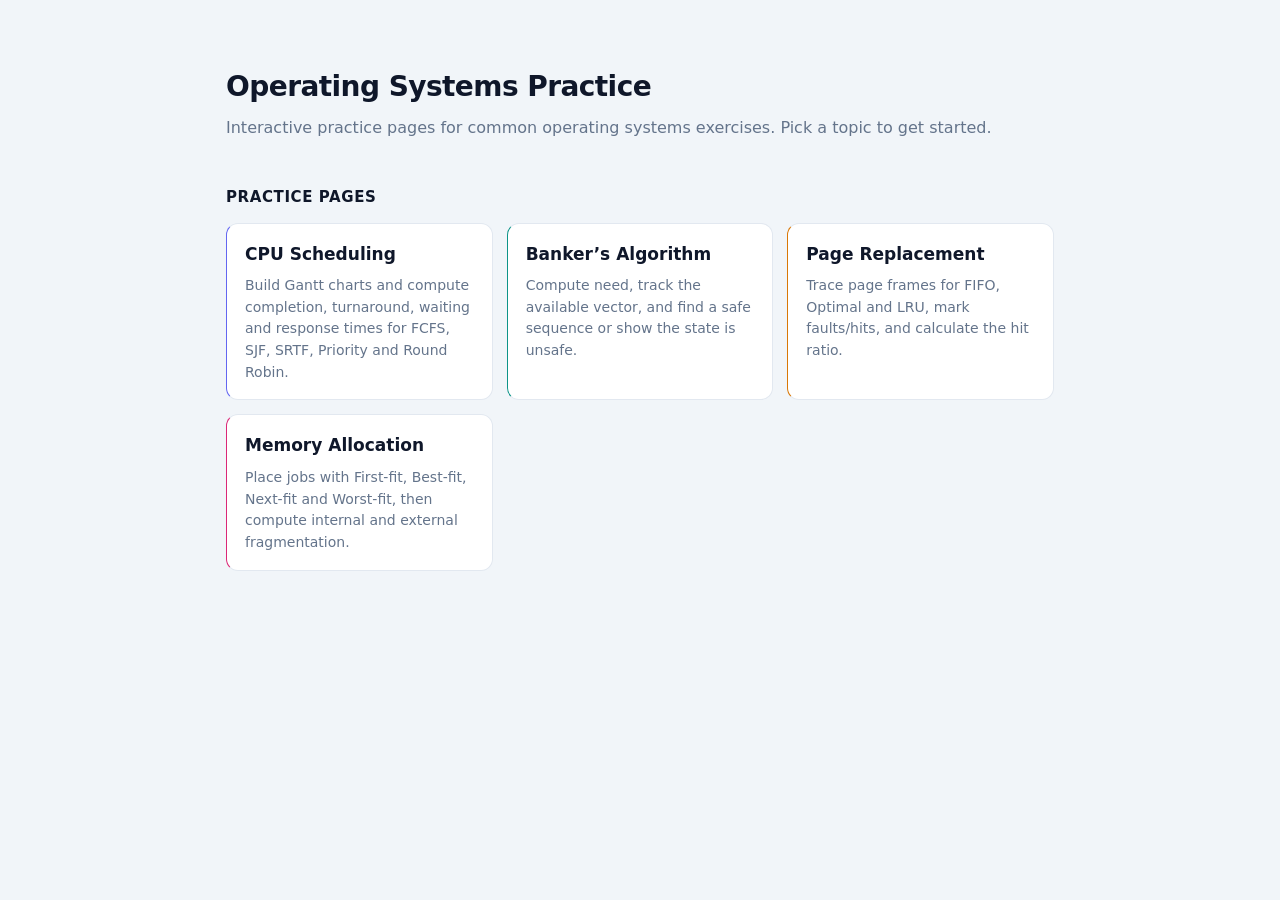
<file: index.html>
﻿<!DOCTYPE html>
<html lang="en">
<head>
<meta charset="utf-8" />
<meta name="viewport" content="width=device-width, initial-scale=1" />
<title>OS Practice</title>
<link rel="stylesheet" href="css/style.css" />
</head>
<body>
<div class="wrap home">
  <header class="home-header">
    <h1>Operating Systems Practice</h1>
    <p class="home-sub">Interactive practice pages for common operating systems exercises. Pick a topic to get started.</p>
  </header>
  <section class="home-section">
    <h2 class="home-section-title">Practice pages</h2>
    <div class="home-grid">
      <a class="home-card" href="pages/cpu-scheduling.html">
        <h3>CPU Scheduling</h3>
        <p>Build Gantt charts and compute completion, turnaround, waiting and response times for FCFS, SJF, SRTF, Priority and Round Robin.</p>
      </a>
      <a class="home-card" href="pages/bankers.html">
        <h3>Banker&rsquo;s Algorithm</h3>
        <p>Compute need, track the available vector, and find a safe sequence or show the state is unsafe.</p>
      </a>
      <a class="home-card" href="pages/paging.html">
        <h3>Page Replacement</h3>
        <p>Trace page frames for FIFO, Optimal and LRU, mark faults/hits, and calculate the hit ratio.</p>
      </a>
      <a class="home-card" href="pages/memory.html">
        <h3>Memory Allocation</h3>
        <p>Place jobs with First-fit, Best-fit, Next-fit and Worst-fit, then compute internal and external fragmentation.</p>
      </a>
    </div>
  </section>
</div>
</body>
</html>
</file>
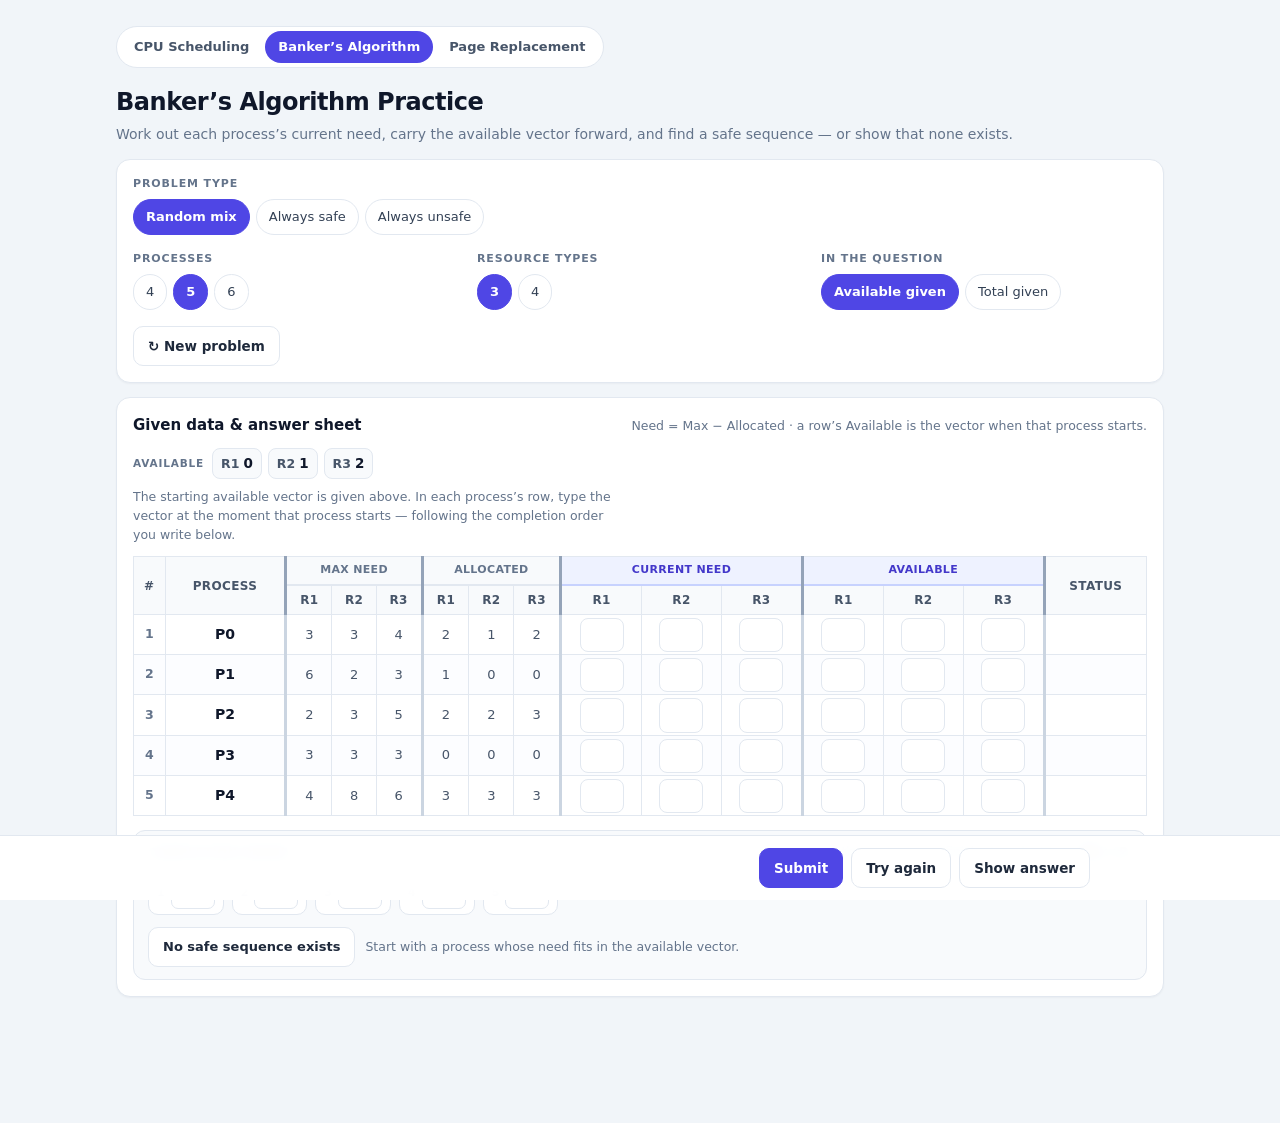
<file: bankers.html>
<!doctype html>
<html lang="en">
  <head>
    <meta charset="utf-8" />
    <meta name="viewport" content="width=device-width, initial-scale=1" />
    <title>Banker&rsquo;s Algorithm Practice</title>
    <link rel="stylesheet" href="style.css" />
  </head>
  <body>
    <div class="wrap wide">
      <header>
        <nav class="nav" aria-label="Practice pages">
          <a href="index.html">CPU Scheduling</a>
          <a href="bankers.html" class="on" aria-current="page"
            >Banker&rsquo;s Algorithm</a
          >
          <!--<a href="deadlock.html">Deadlock Graphs</a>-->
          <a href="paging.html">Page Replacement</a>
        </nav>
        <h1>Banker&rsquo;s Algorithm Practice</h1>
        <p>
          Work out each process&rsquo;s current need, carry the available vector
          forward, and find a safe sequence &mdash; or show that none exists.
        </p>
      </header>

      <section class="panel controls banker">
        <div class="group">
          <div class="glabel">Problem type</div>
          <div class="chips" id="kindChips"></div>
        </div>
        <div class="group">
          <div class="glabel">Processes</div>
          <div class="chips" id="nChips"></div>
        </div>
        <div class="group">
          <div class="glabel">Resource types</div>
          <div class="chips" id="mChips"></div>
        </div>
        <div class="group">
          <div class="glabel">In the question</div>
          <div class="chips" id="dataChips"></div>
        </div>
        <div class="group">
          <button class="btn" id="newBtn" type="button">
            &#8635; New problem
          </button>
        </div>
      </section>

      <section class="panel">
        <div class="panel-head">
          <h2>Given data &amp; answer sheet</h2>
          <span class="hint"
            >Need = Max &minus; Allocated &middot; a row&rsquo;s Available is
            the vector when that process starts.</span
          >
        </div>
        <div class="vec-strip" id="availStrip"></div>
        <div class="note sheet-note" id="dataNote"></div>
        <div class="sol-block" id="solSeq" hidden></div>
        <div class="table-wrap">
          <table class="mat sheet" id="seqTable"></table>
        </div>
        <div class="order-box">
          <div class="order-top">
            <span class="glabel">Completion order</span>
            <span class="hint"
              >Type the process you finish at each step &mdash; <b>P2</b> or
              <b>2</b>.</span
            >
          </div>
          <div class="order-slots" id="orderSlots"></div>
          <div class="order-foot">
            <button class="btn verdict" id="verdictBtn" type="button">
              No safe sequence exists
            </button>
            <span class="hint" id="seqLive"></span>
          </div>
        </div>
      </section>
    </div>

    <footer class="actions">
      <div class="actions-inner">
        <div class="score" id="score" aria-live="polite"></div>
        <div class="btns">
          <button class="btn primary" id="submitBtn" type="button">
            Submit
          </button>
          <button class="btn" id="retryBtn" type="button">Try again</button>
          <button class="btn" id="revealBtn" type="button">Show answer</button>
        </div>
      </div>
    </footer>
    <script>
      (function () {
        "use strict";

        /* PURE-START */

        function zeros(m) {
          var a = [];
          for (var i = 0; i < m; i++) a.push(0);
          return a;
        }

        function randInt(min, max) {
          return min + Math.floor(Math.random() * (max - min + 1));
        }

        function shuffle(arr) {
          var a = arr.slice();
          for (var i = a.length - 1; i > 0; i--) {
            var j = randInt(0, i);
            var t = a[i];
            a[i] = a[j];
            a[j] = t;
          }
          return a;
        }

        function rangeArr(n) {
          var a = [];
          for (var i = 0; i < n; i++) a.push(i);
          return a;
        }

        function addVec(a, b) {
          var o = [];
          for (var i = 0; i < a.length; i++) o.push(a[i] + b[i]);
          return o;
        }

        function sumVecs(list) {
          var o = zeros(list.length ? list[0].length : 0);
          for (var i = 0; i < list.length; i++) o = addVec(o, list[i]);
          return o;
        }

        function leVec(a, b) {
          for (var i = 0; i < a.length; i++) if (a[i] > b[i]) return false;
          return true;
        }

        function allZero(v) {
          for (var i = 0; i < v.length; i++) if (v[i] !== 0) return false;
          return true;
        }

        function makeData(need, alloc, avail) {
          var procs = need.map(function (nd, i) {
            return {
              pid: "P" + i,
              id: i,
              need: nd.slice(),
              alloc: alloc[i].slice(),
              max: addVec(nd, alloc[i]),
            };
          });
          return {
            procs: procs,
            available: avail.slice(),
            total: addVec(sumVecs(alloc), avail),
          };
        }

        // In a safe state any feasible choice keeps the state safe, so a single
        // greedy first-fit pass is enough to decide safety.
        function greedy(procs, avail) {
          var work = avail.slice();
          var used = {};
          var order = [];
          var guard = 0;
          while (guard++ <= procs.length) {
            var pick = -1;
            for (var i = 0; i < procs.length; i++) {
              if (used[i]) continue;
              if (leVec(procs[i].need, work)) {
                pick = i;
                break;
              }
            }
            if (pick < 0) break;
            used[pick] = true;
            order.push(procs[pick].pid);
            work = addVec(work, procs[pick].alloc);
          }
          return {
            order: order,
            work: work,
            safe: order.length === procs.length,
          };
        }

        // Build a safe problem backwards from a random order, so a solution exists.
        function genSafe(n, m) {
          for (var attempt = 0; attempt < 400; attempt++) {
            var order = shuffle(rangeArr(n));
            var avail = [];
            for (var r = 0; r < m; r++) avail.push(randInt(0, 3));
            if (allZero(avail)) avail[randInt(0, m - 1)] = randInt(1, 3);

            var work = avail.slice();
            var alloc = [];
            var need = [];
            var fits = true;

            for (var k = 0; k < n; k++) {
              var idx = order[k];
              var a = [];
              var nd = [];
              for (r = 0; r < m; r++) {
                a.push(randInt(0, 3));
                nd.push(randInt(0, Math.min(work[r], 6)));
              }
              alloc[idx] = a;
              need[idx] = nd;
              work = addVec(work, a);
              if (Math.max.apply(null, addVec(nd, a)) > 9) fits = false;
            }
            if (!fits) continue;

            var blocked = 0;
            var nonzero = false;
            for (var i = 0; i < n; i++) {
              if (!leVec(need[i], avail)) blocked++;
              if (Math.max.apply(null, need[i]) > 0) nonzero = true;
            }
            if (!blocked || !nonzero) continue;

            return makeData(need, alloc, avail);
          }
          return fallbackSafe(n, m);
        }

        function fallbackSafe(n, m) {
          var avail = [];
          for (var r = 0; r < m; r++) avail.push(2);
          var alloc = [];
          var need = [];
          for (var i = 0; i < n; i++) {
            var a = zeros(m);
            var nd = zeros(m);
            if (i === 0) a[0] = 1;
            else nd[0] = 3;
            alloc.push(a);
            need.push(nd);
          }
          return makeData(need, alloc, avail);
        }

        // Rejection sampling: keep small numbers, let someone start, and get stuck.
        function genUnsafe(n, m) {
          for (var attempt = 0; attempt < 800; attempt++) {
            var avail = [];
            for (var r = 0; r < m; r++) avail.push(randInt(0, 2));
            if (allZero(avail)) avail[randInt(0, m - 1)] = randInt(1, 2);

            var alloc = [];
            var need = [];
            for (var i = 0; i < n; i++) {
              var a = [];
              var nd = [];
              for (r = 0; r < m; r++) {
                a.push(randInt(0, 3));
                nd.push(randInt(0, 5));
              }
              alloc.push(a);
              need.push(nd);
            }

            var p = randInt(0, n - 1);
            for (r = 0; r < m; r++) need[p][r] = randInt(0, avail[r]);

            var d = makeData(need, alloc, avail);
            var run = greedy(d.procs, avail);
            if (run.safe) continue;
            if (run.order.length < 2 || run.order.length >= n) continue;

            var nonzero = false;
            for (i = 0; i < n; i++)
              if (Math.max.apply(null, need[i]) > 0) nonzero = true;
            if (!nonzero) continue;

            return d;
          }
          return fallbackUnsafe(n, m);
        }

        function fallbackUnsafe(n, m) {
          var avail = [];
          for (var r = 0; r < m; r++) avail.push(1);
          var alloc = [];
          var need = [];
          for (var i = 0; i < n; i++) {
            var a = zeros(m);
            var nd = [];
            for (var r2 = 0; r2 < m; r2++) nd.push(i === 0 ? 0 : 3);
            if (i === 0) a[0] = 1;
            alloc.push(a);
            need.push(nd);
          }
          return makeData(need, alloc, avail);
        }

        function procByPid(procs, pid) {
          for (var i = 0; i < procs.length; i++)
            if (procs[i].pid === pid) return procs[i];
          return null;
        }
        /* PURE-END */
        var state = {
          n: 5,
          m: 3,
          kind: "random",
          given: "available",
          procs: [],
          available: [],
          total: [],
          unsafe: false,
          need: {},
          avail: {},
          order: [],
          verdict: false,
          submitted: false,
          revealed: false,
        };

        var KINDS = [
          ["random", "Random mix"],
          ["safe", "Always safe"],
          ["unsafe", "Always unsafe"],
        ];
        var NS = [4, 5, 6];
        var MS = [3, 4];
        var DATAS = [
          ["available", "Available given"],
          ["total", "Total given"],
        ];

        var $ = function (id) {
          return document.getElementById(id);
        };
        var el = {};

        function esc(s) {
          return String(s).replace(/[&<>"]/g, function (c) {
            return { "&": "&amp;", "<": "&lt;", ">": "&gt;", '"': "&quot;" }[c];
          });
        }

        function fmt(v) {
          return "(" + v.join(", ") + ")";
        }

        function proc(pid) {
          return procByPid(state.procs, pid);
        }

        function resHeads(m, cls) {
          var s = "";
          for (var r = 0; r < m; r++) {
            s +=
              "<th" +
              (r === 0 && cls ? ' class="' + cls + '"' : "") +
              ">R" +
              (r + 1) +
              "</th>";
          }
          return s;
        }

        function grp(label, m, cls) {
          return (
            '<th class="grp' +
            (cls ? " " + cls : "") +
            '" colspan="' +
            m +
            '">' +
            label +
            "</th>"
          );
        }

        /* ---------------- rendering ---------------- */

        function chipHTML(attr, value, label, on) {
          return (
            '<button type="button" class="chip' +
            (on ? " on" : "") +
            '" data-' +
            attr +
            '="' +
            value +
            '">' +
            esc(label) +
            "</button>"
          );
        }

        function renderChips() {
          el.kindChips.innerHTML = KINDS.map(function (k) {
            return chipHTML("kind", k[0], k[1], state.kind === k[0]);
          }).join("");

          el.nChips.innerHTML = NS.map(function (n) {
            return chipHTML("n", n, n, state.n === n);
          }).join("");

          el.mChips.innerHTML = MS.map(function (m) {
            return chipHTML("m", m, m, state.m === m);
          }).join("");

          el.dataChips.innerHTML = DATAS.map(function (d) {
            return chipHTML("data", d[0], d[1], state.given === d[0]);
          }).join("");
        }

        function renderGiven() {
          var isTotal = state.given === "total";
          var vec = isTotal ? state.total : state.available;
          el.availStrip.innerHTML =
            '<span class="vec-lbl">' +
            (isTotal ? "Total instances" : "Available") +
            "</span>" +
            vec
              .map(function (v, r) {
                return (
                  '<span class="vec-chip">R' +
                  (r + 1) +
                  "<b>" +
                  v +
                  "</b></span>"
                );
              })
              .join("");

          el.dataNote.innerHTML = isTotal
            ? "Available is not given: subtract every allocation from the total instances, then type that vector in the row of the first process in your order."
            : "The starting available vector is given above. In each process&rsquo;s row, type the vector at the moment that process starts &mdash; following the completion order you write below.";
        }

        function needCells(p) {
          var cells = "";
          for (var r = 0; r < state.m; r++) {
            var v = state.need[p.pid][r];
            cells +=
              '<td class="anscell' +
              (r === 0 ? " gsep" : "") +
              '">' +
              '<input class="ans needin" type="text" inputmode="numeric" autocomplete="off" spellcheck="false" ' +
              'data-pid="' +
              p.pid +
              '" data-r="' +
              r +
              '" value="' +
              esc(v == null ? "" : v) +
              '" ' +
              'aria-label="' +
              p.pid +
              " current need R" +
              (r + 1) +
              '">' +
              '<span class="sol" hidden></span></td>';
          }
          return cells;
        }

        function availCells(p) {
          var cells = "";
          for (var r = 0; r < state.m; r++) {
            var v = state.avail[p.pid][r];
            cells +=
              '<td class="anscell' +
              (r === 0 ? " gsep" : "") +
              '">' +
              '<input class="ans avail" type="text" inputmode="numeric" autocomplete="off" spellcheck="false" ' +
              'data-pid="' +
              p.pid +
              '" data-r="' +
              r +
              '" value="' +
              esc(v == null ? "" : v) +
              '" ' +
              'aria-label="' +
              p.pid +
              " available when it starts R" +
              (r + 1) +
              '">' +
              '<span class="sol" hidden></span></td>';
          }
          return cells;
        }

        function renderTable() {
          var m = state.m;
          var head =
            "<thead><tr>" +
            '<th rowspan="2">#</th><th rowspan="2">Process</th>' +
            grp("Max need", m, "echo gsep") +
            grp("Allocated", m, "echo gsep") +
            grp("Current need", m, "gsep") +
            grp("Available", m, "gsep") +
            '<th rowspan="2" class="gsep">Status</th>' +
            "</tr><tr>" +
            resHeads(m, "gsep") +
            resHeads(m, "gsep") +
            resHeads(m, "gsep") +
            resHeads(m, "gsep") +
            "</tr></thead>";

          var body = state.procs
            .map(function (p, i) {
              var cells =
                '<td class="rowno">' +
                (i + 1) +
                "</td>" +
                '<td class="pid">' +
                p.pid +
                "</td>";
              var r;

              for (r = 0; r < m; r++) {
                cells +=
                  '<td class="dim' +
                  (r === 0 ? " gsep" : "") +
                  '" data-grp="max">' +
                  p.max[r] +
                  "</td>";
              }
              for (r = 0; r < m; r++) {
                cells +=
                  '<td class="dim' +
                  (r === 0 ? " gsep" : "") +
                  '" data-grp="alloc">' +
                  p.alloc[r] +
                  "</td>";
              }

              cells += needCells(p);
              cells += availCells(p);
              cells += '<td class="chk gsep" data-pid="' + p.pid + '"></td>';

              return (
                '<tr class="prow" data-pid="' + p.pid + '">' + cells + "</tr>"
              );
            })
            .join("");

          el.seqTable.innerHTML = head + "<tbody>" + body + "</tbody>";
          updateOrderStatus();
        }

        function renderOrder() {
          el.orderSlots.innerHTML = state.order
            .map(function (v, i) {
              return (
                '<span class="oslot"><b>' +
                (i + 1) +
                "</b>" +
                '<input class="ord" type="text" maxlength="3" autocomplete="off" spellcheck="false" ' +
                'data-i="' +
                i +
                '" value="' +
                esc(v) +
                '" aria-label="Process finished at step ' +
                (i + 1) +
                '">' +
                "</span>"
              );
            })
            .join("");
          updateOrderStatus();
        }

        /* ---------------- order checking ---------------- */

        function computeRun() {
          var slots = [];
          var byPid = {};
          var seen = {};
          var work = state.available.slice();
          var broken = false;
          var placed = 0;
          var duplicate = false;
          var unknown = false;
          var firstBlocked = -1;
          var firstDup = -1;
          var firstUnknown = -1;

          for (var i = 0; i < state.order.length; i++) {
            var raw = String(
              state.order[i] == null ? "" : state.order[i],
            ).trim();
            if (!raw) {
              slots.push({ index: i, status: "empty", raw: raw });
              continue;
            }

            var token = raw.toUpperCase();
            var pid = token.charAt(0) === "P" ? token : "P" + token;
            var p = proc(pid);

            if (!p) {
              unknown = true;
              if (firstUnknown < 0) firstUnknown = i;
              slots.push({ index: i, status: "unknown", raw: raw });
              continue;
            }

            if (seen[pid]) {
              duplicate = true;
              if (firstDup < 0) firstDup = i;
              slots.push({
                index: i,
                status: "dup",
                raw: raw,
                pid: pid,
                proc: p,
                expected: work.slice(),
              });
              continue;
            }
            seen[pid] = true;

            var expected = work.slice();
            var status;

            if (broken) {
              status = "skipped";
            } else if (!leVec(p.need, work)) {
              status = "blocked";
              broken = true;
              if (firstBlocked < 0) firstBlocked = i;
            } else {
              status = "ok";
              placed++;
              work = addVec(work, p.alloc);
            }

            var info = {
              index: i,
              status: status,
              raw: raw,
              pid: pid,
              proc: p,
              expected: expected,
            };
            slots.push(info);
            byPid[pid] = info;
          }

          var used = {};
          Object.keys(byPid).forEach(function (pid) {
            if (byPid[pid].status === "ok") used[pid] = true;
          });

          var remaining = state.procs.filter(function (p) {
            return !used[p.pid];
          });
          var stuck =
            remaining.length > 0 &&
            remaining.every(function (p) {
              return !leVec(p.need, work);
            });

          return {
            slots: slots,
            byPid: byPid,
            work: work,
            placed: placed,
            remaining: remaining,
            broken: broken,
            stuck: stuck,
            full: placed === state.procs.length,
            duplicate: duplicate,
            unknown: unknown,
            firstBlocked: firstBlocked,
            firstDup: firstDup,
            firstUnknown: firstUnknown,
          };
        }

        function updateOrderStatus() {
          var run = computeRun();
          var i;

          for (i = 0; i < run.slots.length; i++) {
            var inp = el.orderSlots.querySelector('.ord[data-i="' + i + '"]');
            if (!inp) continue;
            var s = run.slots[i].status;
            inp.classList.toggle(
              "bad",
              s === "unknown" || s === "dup" || s === "blocked",
            );
            inp.classList.toggle("ok", s === "ok");
          }

          state.procs.forEach(function (p) {
            var cell = el.seqTable.querySelector(
              '.chk[data-pid="' + p.pid + '"]',
            );
            if (!cell) return;
            var info = run.byPid[p.pid];

            if (!info) {
              cell.className = "chk gsep";
              cell.textContent = "";
              cell.title = "";
              return;
            }

            var sym = "✓";
            var cls = "st-ok";
            var tip = p.pid + " fits in the availability at its step";

            if (info.status === "blocked") {
              sym = "✗";
              cls = "st-bad";
              tip =
                p.pid +
                " does not fit the availability at step " +
                (info.index + 1);
            } else if (info.status === "skipped") {
              sym = "·";
              cls = "st-skip";
              tip = "blocked by an earlier step";
            }

            cell.className = "chk gsep " + cls;
            cell.textContent = sym;
            cell.title = tip;
          });

          el.seqLive.innerHTML = seqHint(run);
          el.verdictBtn.classList.toggle("on", state.verdict);
        }

        function seqHint(run) {
          if (run.unknown) {
            return (
              "Step " +
              (run.firstUnknown + 1) +
              ": that is not one of the processes."
            );
          }
          if (run.duplicate) {
            return (
              "Step " +
              (run.firstDup + 1) +
              ": that process already appears earlier."
            );
          }
          if (state.verdict) {
            return run.stuck
              ? "Marked <b>unsafe</b> &mdash; nothing left fits in the availability " +
                  fmt(run.work) +
                  "."
              : "Marked <b>unsafe</b> &mdash; only submit this if nothing else can run.";
          }
          if (run.broken) {
            var info = run.slots[run.firstBlocked];
            return (
              "<b>" +
              info.pid +
              "</b> needs " +
              fmt(info.proc.need) +
              " but only " +
              fmt(info.expected) +
              " is available at step " +
              (run.firstBlocked + 1) +
              "."
            );
          }
          if (run.full)
            return "<b>All processes placed &mdash; the state is safe.</b>";
          if (run.placed)
            return (
              run.placed +
              " of " +
              state.procs.length +
              " placed. Next available: " +
              fmt(run.work) +
              "."
            );
          return "Start with a process whose need fits in the available vector.";
        }

        /* ---------------- grading ---------------- */

        function evaluate() {
          var run = computeRun();
          var m = state.m;
          var needRes = {};
          var needCorrect = 0;
          var needTotal = state.procs.length * m;

          state.procs.forEach(function (p) {
            for (var r = 0; r < m; r++) {
              var k = p.pid + "|" + r;
              var raw = String(
                state.need[p.pid][r] == null ? "" : state.need[p.pid][r],
              ).trim();
              var v = raw === "" ? NaN : Number(raw);
              var ok = isFinite(v) && v === p.need[r];
              if (ok) needCorrect++;
              needRes[k] = { ok: ok, answer: p.need[r] };
            }
          });

          var availRes = {};
          var availCorrect = 0;
          var availTotal = 0;

          state.procs.forEach(function (p) {
            var info = run.byPid[p.pid];
            if (!info) return;
            for (var r = 0; r < m; r++) {
              var k = p.pid + "|" + r;
              var raw = String(
                state.avail[p.pid][r] == null ? "" : state.avail[p.pid][r],
              ).trim();
              var v = raw === "" ? NaN : Number(raw);
              var ok = isFinite(v) && v === info.expected[r];
              availTotal++;
              if (ok) availCorrect++;
              availRes[k] = { ok: ok, answer: info.expected[r] };
            }
          });

          var total = state.procs.length;
          var orderOk = false;
          var orderLabel = "";
          var orderCls = "bad";

          var verdictOk =
            state.unsafe &&
            state.verdict &&
            run.stuck &&
            !run.unknown &&
            !run.duplicate &&
            !run.full;

          if (run.unknown) {
            orderLabel = "Unknown process in order";
          } else if (run.duplicate) {
            orderLabel = "Duplicate process in order";
          } else if (run.full) {
            if (state.verdict) {
              orderLabel = "Verdict wrong — the system is safe";
            } else {
              orderOk = true;
              orderLabel = "Order safe ✓";
              orderCls = "good";
            }
          } else if (verdictOk) {
            orderOk = true;
            orderLabel = "Unsafe state shown ✓";
            orderCls = "good";
          } else if (state.verdict) {
            orderLabel = state.unsafe
              ? "Verdict not proven"
              : "Verdict wrong — the system is safe";
          } else if (run.broken) {
            orderLabel = "Order blocked at step " + (run.firstBlocked + 1);
          } else if (!run.placed) {
            orderLabel = "Order empty";
            orderCls = "mid";
          } else {
            orderLabel = "Order " + run.placed + "/" + total;
            orderCls = "mid";
          }

          return {
            need: needRes,
            needCorrect: needCorrect,
            needTotal: needTotal,
            avail: availRes,
            availCorrect: availCorrect,
            availTotal: availTotal,
            orderOk: orderOk,
            orderLabel: orderLabel,
            orderCls: orderCls,
          };
        }

        function markCells(inputs, resultAt) {
          inputs.forEach(function (inp) {
            var r = resultAt(inp);
            inp.classList.toggle("ok", !!r && r.ok);
            inp.classList.toggle("bad", !!r && !r.ok);
            var sol = inp.parentElement.querySelector(".sol");
            if (state.revealed && r && !r.ok) {
              sol.textContent = "= " + r.answer;
              sol.hidden = false;
            } else {
              sol.textContent = "";
              sol.hidden = true;
            }
          });
        }

        function applyMarks(res) {
          markCells(el.seqTable.querySelectorAll(".needin"), function (inp) {
            return res.need[inp.dataset.pid + "|" + inp.dataset.r];
          });
          markCells(el.seqTable.querySelectorAll(".avail"), function (inp) {
            return res.avail[inp.dataset.pid + "|" + inp.dataset.r];
          });
        }

        function renderScore(res) {
          if (!state.submitted) {
            el.score.innerHTML = "";
            return;
          }

          var items = res.needTotal + res.availTotal + 1;
          var got = res.needCorrect + res.availCorrect + (res.orderOk ? 1 : 0);
          var pct = Math.round((got / items) * 100);

          var needCls =
            res.needCorrect === res.needTotal
              ? "good"
              : res.needCorrect === 0
                ? "bad"
                : "mid";
          var availCls =
            res.availCorrect === res.availTotal
              ? "good"
              : res.availCorrect === 0
                ? "bad"
                : "mid";

          el.score.innerHTML =
            '<span class="pill ' +
            (pct === 100 ? "good" : pct < 50 ? "bad" : "mid") +
            '">' +
            pct +
            "%</span>" +
            '<span class="pill ' +
            needCls +
            '">Need ' +
            res.needCorrect +
            "/" +
            res.needTotal +
            "</span>" +
            (res.availTotal
              ? '<span class="pill ' +
                availCls +
                '">Available ' +
                res.availCorrect +
                "/" +
                res.availTotal +
                "</span>"
              : '<span class="pill mid">Available not started</span>') +
            '<span class="pill ' +
            res.orderCls +
            '">' +
            res.orderLabel +
            "</span>";
        }
        /* ---------------- solution ---------------- */

        function seqSolutionHTML(run) {
          var work = state.available.slice();
          var items = run.order
            .map(function (pid) {
              var p = proc(pid);
              var before = work.slice();
              work = addVec(work, p.alloc);
              return (
                "<li><b>" +
                pid +
                "</b> needs " +
                fmt(p.need) +
                " &le; available " +
                fmt(before) +
                " &rarr; after it finishes, available becomes " +
                fmt(work) +
                "</li>"
              );
            })
            .join("");

          return (
            '<ol class="sol-seq">' +
            items +
            "</ol>" +
            '<div class="sol-foot">Other safe sequences can also be correct, so the availability is checked against the order you choose.</div>'
          );
        }

        function unsafeSolutionHTML(run) {
          var work = state.available.slice();
          var used = {};
          var items = run.order
            .map(function (pid) {
              var p = proc(pid);
              var before = work.slice();
              used[pid] = true;
              work = addVec(work, p.alloc);
              return (
                "<li><b>" +
                pid +
                "</b> needs " +
                fmt(p.need) +
                " &le; available " +
                fmt(before) +
                " &rarr; available becomes " +
                fmt(work) +
                "</li>"
              );
            })
            .join("");

          var left = state.procs.filter(function (p) {
            return !used[p.pid];
          });
          var blocked = left
            .map(function (p) {
              return p.pid + " needs " + fmt(p.need);
            })
            .join("; ");

          return (
            (items ? '<ol class="sol-seq">' + items + "</ol>" : "") +
            '<div class="sol-foot">With only ' +
            fmt(work) +
            " available, no remaining process fits: " +
            blocked +
            ". So there is no safe sequence and the system is <b>unsafe</b>.</div>"
          );
        }

        function showSolution() {
          state.submitted = true;
          state.revealed = true;

          var run = greedy(state.procs, state.available);
          el.solSeq.innerHTML =
            '<div class="sol-head ' +
            (run.safe ? "sol-good" : "sol-bad") +
            '">' +
            (run.safe
              ? "Safe sequence"
              : "No safe sequence &mdash; unsafe state") +
            "</div>" +
            (run.safe ? seqSolutionHTML(run) : unsafeSolutionHTML(run));
          el.solSeq.hidden = false;

          grade();
        }

        function hideSolution() {
          el.solSeq.hidden = true;
          el.solSeq.innerHTML = "";
        }

        /* ---------------- actions ---------------- */

        function grade() {
          var res = evaluate();
          applyMarks(res);
          renderScore(res);
        }

        function submit() {
          state.submitted = true;
          grade();
        }

        function clearMarks() {
          el.seqTable.querySelectorAll(".ans").forEach(function (n) {
            n.classList.remove("ok", "bad");
          });
          el.seqTable.querySelectorAll(".sol").forEach(function (n) {
            n.textContent = "";
            n.hidden = true;
          });
          el.score.innerHTML = "";
        }

        function retry() {
          state.submitted = false;
          state.revealed = false;
          clearMarks();
          hideSolution();
        }

        function blankVec() {
          var row = [];
          for (var r = 0; r < state.m; r++) row.push("");
          return row;
        }

        function resetEntries() {
          state.need = {};
          state.avail = {};
          state.procs.forEach(function (p) {
            state.need[p.pid] = blankVec();
            state.avail[p.pid] = blankVec();
          });

          state.order = [];
          for (var i = 0; i < state.procs.length; i++) state.order.push("");

          state.verdict = false;
          state.submitted = false;
          state.revealed = false;
        }

        function renderAll() {
          renderChips();
          renderGiven();
          renderTable();
          renderOrder();
          hideSolution();
          clearMarks();
          state.submitted = false;
          state.revealed = false;
          el.score.innerHTML = "";
        }

        function newProblem() {
          var kind =
            state.kind === "random"
              ? Math.random() < 0.5
                ? "safe"
                : "unsafe"
              : state.kind;
          var d =
            kind === "safe"
              ? genSafe(state.n, state.m)
              : genUnsafe(state.n, state.m);

          state.procs = d.procs;
          state.available = d.available;
          state.total = d.total;
          state.unsafe = !greedy(d.procs, d.available).safe;

          resetEntries();
          renderAll();
        }

        function changeKind(kind) {
          if (kind === state.kind) return;
          state.kind = kind;
          newProblem();
        }

        function changeN(n) {
          if (n === state.n) return;
          state.n = n;
          newProblem();
        }

        function changeM(m) {
          if (m === state.m) return;
          state.m = m;
          newProblem();
        }

        function changeData(mode) {
          if (mode === state.given) return;
          state.given = mode;
          renderGiven();
          renderChips();
        }

        /* ---------------- wiring ---------------- */

        function focusCell(selector) {
          var inp = el.seqTable.querySelector(selector);
          if (inp) inp.focus();
        }

        function bind() {
          el = {
            kindChips: $("kindChips"),
            nChips: $("nChips"),
            mChips: $("mChips"),
            dataChips: $("dataChips"),
            newBtn: $("newBtn"),
            dataNote: $("dataNote"),
            availStrip: $("availStrip"),
            seqTable: $("seqTable"),
            orderSlots: $("orderSlots"),
            seqLive: $("seqLive"),
            verdictBtn: $("verdictBtn"),
            solSeq: $("solSeq"),
            score: $("score"),
            submitBtn: $("submitBtn"),
            retryBtn: $("retryBtn"),
            revealBtn: $("revealBtn"),
          };

          el.kindChips.addEventListener("click", function (e) {
            var b = e.target.closest("[data-kind]");
            if (b) changeKind(b.dataset.kind);
          });

          el.nChips.addEventListener("click", function (e) {
            var b = e.target.closest("[data-n]");
            if (b) changeN(parseInt(b.dataset.n, 10));
          });

          el.mChips.addEventListener("click", function (e) {
            var b = e.target.closest("[data-m]");
            if (b) changeM(parseInt(b.dataset.m, 10));
          });

          el.dataChips.addEventListener("click", function (e) {
            var b = e.target.closest("[data-data]");
            if (b) changeData(b.dataset.data);
          });

          el.newBtn.addEventListener("click", newProblem);
          el.submitBtn.addEventListener("click", submit);
          el.retryBtn.addEventListener("click", retry);
          el.revealBtn.addEventListener("click", showSolution);

          el.verdictBtn.addEventListener("click", function () {
            state.verdict = !state.verdict;
            updateOrderStatus();
            if (state.submitted) grade();
          });

          el.seqTable.addEventListener("input", function (e) {
            var inp = e.target.closest(".ans");
            if (!inp) return;
            inp.value = inp.value.replace(/\D/g, "").slice(0, 2);
            var r = parseInt(inp.dataset.r, 10);

            if (inp.classList.contains("needin")) {
              state.need[inp.dataset.pid][r] = inp.value;
            } else {
              state.avail[inp.dataset.pid][r] = inp.value;
            }

            updateOrderStatus();
            if (state.submitted) grade();
          });

          el.seqTable.addEventListener("keydown", function (e) {
            if (e.key !== "Enter") return;
            var inp = e.target.closest(".ans");
            if (!inp) return;
            e.preventDefault();

            var pool = Array.prototype.slice.call(
              el.seqTable.querySelectorAll(
                inp.classList.contains("needin") ? ".needin" : ".avail",
              ),
            );
            var idx = pool.indexOf(inp);

            if (idx >= 0 && idx < pool.length - 1) {
              pool[idx + 1].focus();
            } else if (inp.classList.contains("needin")) {
              var first = el.orderSlots.querySelector(".ord");
              if (first) first.focus();
            } else {
              submit();
            }
          });

          el.orderSlots.addEventListener("input", function (e) {
            var inp = e.target.closest(".ord");
            if (!inp) return;

            var v = inp.value
              .toUpperCase()
              .replace(/[^0-9P]/g, "")
              .slice(0, 3);
            if (/^\d+$/.test(v)) v = "P" + v;
            inp.value = v;
            state.order[parseInt(inp.dataset.i, 10)] = v;
            state.verdict = false;
            updateOrderStatus();
            if (state.submitted) grade();
          });

          el.orderSlots.addEventListener("keydown", function (e) {
            if (e.key !== "Enter") return;
            var inp = e.target.closest(".ord");
            if (!inp) return;
            e.preventDefault();

            var all = Array.prototype.slice.call(
              el.orderSlots.querySelectorAll(".ord"),
            );
            var idx = all.indexOf(inp);

            if (idx >= 0 && idx < all.length - 1) {
              all[idx + 1].focus();
              return;
            }

            var run = computeRun();
            var first = "";
            for (var i = 0; i < run.slots.length; i++) {
              if (run.slots[i].status === "ok") {
                first = run.slots[i].pid;
                break;
              }
            }
            if (first)
              focusCell('.avail[data-pid="' + first + '"][data-r="0"]');
            else focusCell(".avail");
          });

          el.seqTable.addEventListener("focusin", function (e) {
            var inp = e.target.closest(".ans");
            if (!inp) return;
            setTimeout(function () {
              inp.select();
            }, 0);
          });

          el.orderSlots.addEventListener("focusin", function (e) {
            var inp = e.target.closest(".ord");
            if (!inp) return;
            setTimeout(function () {
              inp.select();
            }, 0);
          });
        }

        bind();
        newProblem();
      })();
    </script>
  </body>
</html>
</file>
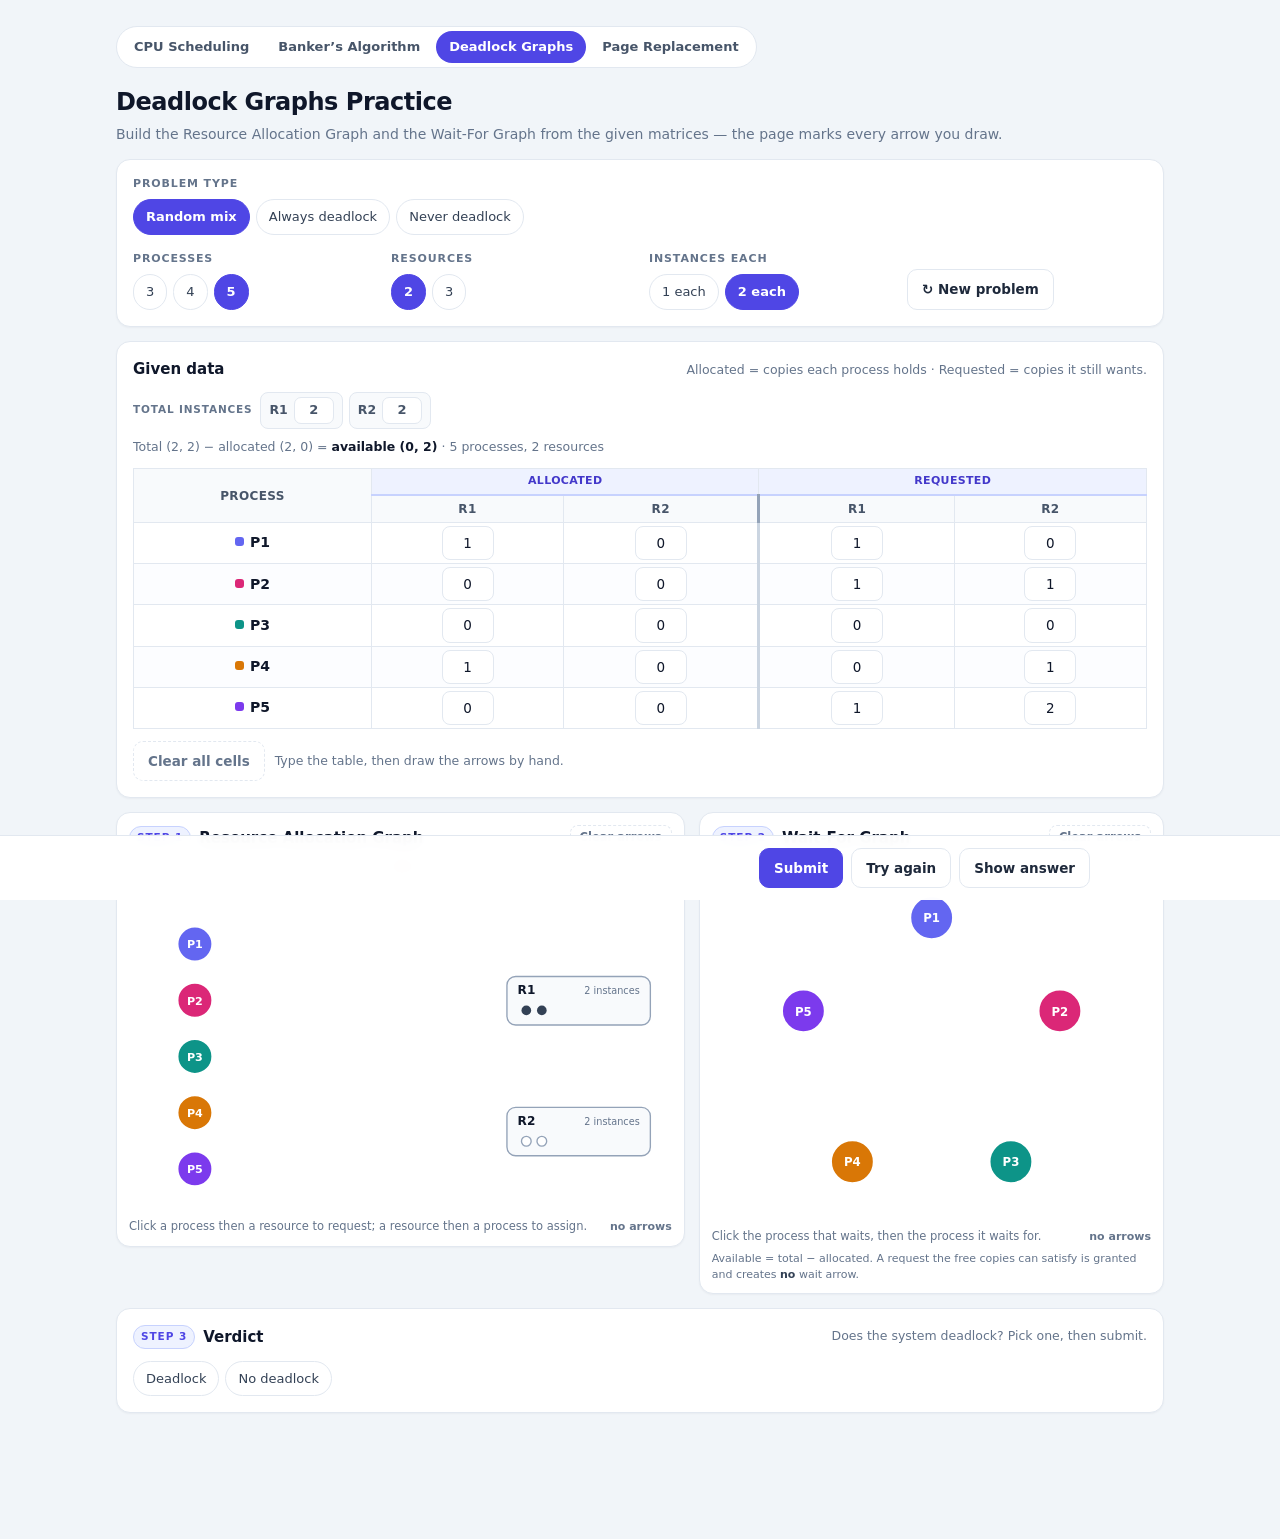
<file: deadlock.html>
<!DOCTYPE html>
<html lang="en">
<head>
<meta charset="utf-8" />
<meta name="viewport" content="width=device-width, initial-scale=1" />
<title>Deadlock Graphs Practice</title>
<link rel="stylesheet" href="style.css" />
</head>
<body>
<div class="wrap wide">
  <header>
    <nav class="nav" aria-label="Practice pages">
      <a href="index.html">CPU Scheduling</a>
      <a href="bankers.html">Banker&rsquo;s Algorithm</a>
      <a href="deadlock.html" class="on" aria-current="page">Deadlock Graphs</a>
      <a href="paging.html">Page Replacement</a>
    </nav>
    <h1>Deadlock Graphs Practice</h1>
    <p>Build the Resource Allocation Graph and the Wait-For Graph from the given matrices &mdash; the page marks every arrow you draw.</p>
  </header>

  <section class="panel controls dead">
    <div class="group">
      <div class="glabel">Problem type</div>
      <div class="chips" id="kindChips"></div>
    </div>
    <div class="group">
      <div class="glabel">Processes</div>
      <div class="chips" id="nChips"></div>
    </div>
    <div class="group">
      <div class="glabel">Resources</div>
      <div class="chips" id="mChips"></div>
    </div>
    <div class="group">
      <div class="glabel">Instances each</div>
      <div class="chips" id="instChips"></div>
    </div>
    <div class="group">
      <button class="btn" id="newBtn" type="button">&#8635; New problem</button>
    </div>
  </section>

  <section class="panel">
    <div class="panel-head">
      <h2>Given data</h2>
      <span class="hint">Allocated = copies each process holds &middot; Requested = copies it still wants.</span>
    </div>
    <div class="vec-strip" id="totalStrip"></div>
    <div class="data-line" id="dataLine"></div>
    <div class="table-wrap"><table class="mat entry" id="entryTable"></table></div>
    <div class="row-foot">
      <button class="btn ghost" id="clearBtn" type="button">Clear all cells</button>
      <span class="hint" id="editHint">Editing the table clears the arrows you drew.</span>
    </div>
  </section>

  <div class="graph-grid">
    <section class="panel graph-card">
      <div class="panel-head">
        <h2><span class="step">Step 1</span> Resource Allocation Graph</h2>
        <button class="btn ghost mini" id="ragClear" type="button">Clear arrows</button>
      </div>
      <div class="legend">
        <span class="key"><i class="line"></i>assigned</span>
        <span class="key"><i class="line dash"></i>request</span>
        <span class="key"><i class="line good"></i>correct</span>
        <span class="key"><i class="line bad"></i>wrong</span>
        <span class="key"><i class="nd"></i>free instance</span>
      </div>
      <div id="ragHost" class="graph-host"></div>
      <div class="graph-foot">
        <span class="hint" id="ragStatus"></span>
        <span class="gcount" id="ragCount"></span>
      </div>
    </section>

    <section class="panel graph-card">
      <div class="panel-head">
        <h2><span class="step">Step 2</span> Wait-For Graph</h2>
        <button class="btn ghost mini" id="wfgClear" type="button">Clear arrows</button>
      </div>
      <div class="legend">
        <span class="key"><i class="line"></i>waits for</span>
        <span class="key"><i class="line good"></i>correct</span>
        <span class="key"><i class="line bad"></i>wrong</span>
        <span class="key"><i class="line good dash"></i>missing</span>
      </div>
      <div id="wfgHost" class="graph-host"></div>
      <div class="graph-foot">
        <span class="hint" id="wfgStatus"></span>
        <span class="gcount" id="wfgCount"></span>
      </div>
      <div class="wfg-note" id="wfgNote"></div>
    </section>
  </div>

  <section class="panel">
    <div class="panel-head">
      <h2><span class="step">Step 3</span> Verdict</h2>
      <span class="hint">Does the system deadlock? Pick one, then submit.</span>
    </div>
    <div class="chips" id="verdictChips"></div>
    <div class="sol-block" id="reason" hidden></div>
  </section>
</div>

<footer class="actions">
  <div class="actions-inner">
    <div class="score" id="score" aria-live="polite"></div>
    <div class="btns">
      <button class="btn primary" id="submitBtn" type="button">Submit</button>
      <button class="btn" id="retryBtn" type="button">Try again</button>
      <button class="btn" id="revealBtn" type="button">Show answer</button>
    </div>
  </div>
</footer>
<script>
(function () {
  'use strict';

  /* PURE-START */
  var PALETTE = ['#6366f1', '#db2777', '#0d9488', '#d97706', '#7c3aed', '#0284c7', '#dc2626'];

  function zeros(k) {
    var a = [];
    for (var i = 0; i < k; i++) a.push(0);
    return a;
  }

  function randInt(min, max) {
    return min + Math.floor(Math.random() * (max - min + 1));
  }

  function addVec(a, b) {
    var o = [];
    for (var i = 0; i < a.length; i++) o.push(a[i] + b[i]);
    return o;
  }

  function leVec(a, b) {
    for (var i = 0; i < a.length; i++) if (a[i] > b[i]) return false;
    return true;
  }

  function fmtV(v) {
    return '(' + v.join(', ') + ')';
  }

  function makeProcs(alloc, req) {
    return alloc.map(function (a, i) {
      return { pid: 'P' + (i + 1), id: i, alloc: a.slice(), req: req[i].slice() };
    });
  }

  // k distinct process indexes, used so one process never holds two copies.
  function pickIdx(n, k) {
    var pool = [];
    var i;
    for (i = 0; i < n; i++) pool.push(i);
    for (i = n - 1; i > 0; i--) {
      var j = randInt(0, i);
      var t = pool[i]; pool[i] = pool[j]; pool[j] = t;
    }
    return pool.slice(0, k);
  }

  // Every allocation must fit in the instance count, and no request can ask
  // for more copies than exist. Returns the message list and the bad cells.
  function validate(procs, total) {
    var m = total.length;
    var msgs = [];
    var bad = {};
    var r;

    for (r = 0; r < m; r++) {
      if (total[r] < 1) {
        msgs.push('R' + (r + 1) + ' needs at least one instance.');
        bad['total|' + r] = true;
        continue;
      }
      var sum = 0;
      procs.forEach(function (p) {
        if (p.req[r] > total[r]) {
          msgs.push(p.pid + ' requests ' + p.req[r] + ' of R' + (r + 1) + ', but only ' + total[r] +
            (total[r] === 1 ? ' exists' : ' exist') + '.');
          bad['req|' + p.id + '|' + r] = true;
        } else if (p.req[r] > 0 && p.alloc[r] + p.req[r] > total[r]) {
          msgs.push(p.pid + ' holds ' + p.alloc[r] + ' and wants ' + p.req[r] + ' more of R' + (r + 1) +
            ', but only ' + total[r] + (total[r] === 1 ? ' instance exists' : ' instances exist') + '.');
          bad['req|' + p.id + '|' + r] = true;
        }
        sum += p.alloc[r];
      });
      if (sum > total[r]) {
        msgs.push('R' + (r + 1) + ': ' + sum + ' instances allocated, but only ' + total[r] + ' exist.');
        procs.forEach(function (p) {
          if (p.alloc[r] > 0) bad['alloc|' + p.id + '|' + r] = true;
        });
      }
    }

    return { ok: msgs.length === 0, msgs: msgs, bad: bad };
  }
  // Deadlock detection by reduction: repeatedly run any process whose whole
  // request fits in the free instances, then release what it holds. Whatever
  // is left over can never finish.
  function analyse(procs, total) {
    var m = total.length;
    var allocSum = zeros(m);
    var r, i;

    procs.forEach(function (p) {
      for (r = 0; r < m; r++) allocSum[r] += p.alloc[r];
    });

    var avail = total.map(function (t, k) { return t - allocSum[k]; });
    var work = avail.slice();
    var done = procs.map(function () { return false; });
    var steps = [];
    var guard = 0;

    while (guard++ <= procs.length) {
      var pick = -1;
      for (i = 0; i < procs.length; i++) {
        if (!done[i] && leVec(procs[i].req, work)) { pick = i; break; }
      }
      if (pick < 0) break;
      var before = work.slice();
      work = addVec(work, procs[pick].alloc);
      done[pick] = true;
      steps.push({
        idx: pick,
        pid: procs[pick].pid,
        req: procs[pick].req.slice(),
        alloc: procs[pick].alloc.slice(),
        before: before,
        after: work.slice()
      });
    }

    var order = steps.map(function (s) { return s.idx; });
    var stuck = [];
    for (i = 0; i < procs.length; i++) if (!done[i]) stuck.push(i);

    // Wait-for edges exist only when the free instances cannot satisfy the
    // request; a request that fits is granted, so that process is not waiting.
    var edges = [];
    var seen = {};
    procs.forEach(function (p, pi) {
      for (r = 0; r < m; r++) {
        if (!p.req[r] || p.req[r] <= avail[r]) continue;
        procs.forEach(function (q, qi) {
          if (qi === pi || !q.alloc[r]) return;
          var k = pi + '>' + qi + '>' + r;
          if (seen[k]) return;
          seen[k] = true;
          edges.push({ from: pi, to: qi, res: r });
        });
      }
    });

    return {
      avail: avail,
      allocSum: allocSum,
      steps: steps,
      order: order,
      stuck: stuck,
      deadlock: stuck.length > 0,
      edges: edges,
      cycle: findCycle(procs.length, edges)
    };
  }

  function findCycle(n, edges) {
    var adj = [];
    var i;
    for (i = 0; i < n; i++) adj.push([]);
    edges.forEach(function (e) {
      if (adj[e.from].indexOf(e.to) < 0) adj[e.from].push(e.to);
    });

    var state = zeros(n);          // 0 = new, 1 = on the stack, 2 = done
    var parent = zeros(n);
    for (i = 0; i < n; i++) parent[i] = -1;
    var result = null;

    function visit(u) {
      state[u] = 1;
      var list = adj[u].slice().sort(function (a, b) { return a - b; });
      for (var k = 0; k < list.length && !result; k++) {
        var v = list[k];
        if (state[v] === 0) {
          parent[v] = u;
          visit(v);
        } else if (state[v] === 1) {
          var path = [u];
          var x = parent[u];
          while (x !== v && x >= 0) { path.push(x); x = parent[x]; }
          path.push(v);
          path.reverse();
          path.push(v);
          result = path;
        }
      }
      state[u] = 2;
    }

    for (var s = 0; s < n && !result; s++) if (state[s] === 0) visit(s);
    return result;
  }
  // Random data with the requested deadlock outcome, found by rejection
  // sampling over the same checks the page uses to grade.
  function genProblem(kind, n, m, inst) {
    var wantDead = kind === 'dead' ? true : kind === 'free' ? false : Math.random() < 0.5;

    for (var attempt = 0; attempt < 700; attempt++) {
      var total = zeros(m).map(function () { return inst; });
      var copies = [];
      var r, i;

      for (r = 0; r < m; r++) {
        var row = zeros(n);
        pickIdx(n, randInt(0, Math.min(total[r], n))).forEach(function (pi) { row[pi] = 1; });
        copies.push(row);
      }

      var alloc = [];
      var req = [];
      var anyReq = false;

      for (i = 0; i < n; i++) {
        var a = zeros(m);
        var q = zeros(m);
        for (r = 0; r < m; r++) {
          a[r] = copies[r][i];
          var room = total[r] - a[r];
          if (room > 0 && Math.random() < 0.55) {
            q[r] = randInt(1, Math.min(2, room));
            anyReq = true;
          }
        }
        alloc.push(a);
        req.push(q);
      }
      if (!anyReq) continue;

      var procs = makeProcs(alloc, req);
      if (!validate(procs, total).ok) continue;
      var an = analyse(procs, total);

      if (wantDead) {
        if (!an.deadlock || an.stuck.length < 2 || !an.cycle) continue;
      } else {
        if (an.deadlock) continue;
        if (!an.order.length) continue;
        var waiting = false;
        procs.forEach(function (p) {
          for (var r2 = 0; r2 < m; r2++) if (p.req[r2] > an.avail[r2]) waiting = true;
        });
        if (!waiting && Math.random() < 0.5) continue;
      }

      return { total: total, alloc: alloc, req: req };
    }
    return fallback(wantDead, n, m, inst);
  }

  // Deterministic last resort so the page always has a usable problem.
  function fallback(wantDead, n, m, inst) {
    var total = zeros(m).map(function () { return inst; });
    var alloc = [];
    var req = [];
    var r, i, c;

    for (i = 0; i < n; i++) { alloc.push(zeros(m)); req.push(zeros(m)); }

    if (wantDead) {
      // Every copy of every resource goes to one holder, then each process asks
      // for a resource it does not hold, so nothing is free and nobody finishes.
      for (r = 0; r < m; r++) alloc[r][r] = total[r];
      for (i = 0; i < n; i++) req[i][(i + 1) % m] = 1;
    } else {
      // One held copy, one request that the free instances can satisfy.
      alloc[0][0] = 1;
      if (m > 1) req[0][1] = 1;
      else if (total[0] > 1) req[0][0] = 1;
    }

    return { total: total, alloc: alloc, req: req };
  }

  /* ---------------- answer key ---------------- */

  // One arrow per allocated pair and one per requested pair.
  function expectedRAG(procs, total) {
    var assign = [];
    var request = [];
    procs.forEach(function (p, pi) {
      for (var r = 0; r < total.length; r++) {
        if (p.alloc[r] > 0) assign.push({ kind: 'assign', p: pi, r: r });
        if (p.req[r] > 0) request.push({ kind: 'request', p: pi, r: r });
      }
    });
    return { assign: assign, request: request };
  }

  function expectedWFG(an) {
    var out = [];
    var seen = {};
    an.edges.forEach(function (e) {
      var k = e.from + '>' + e.to;
      if (seen[k]) return;
      seen[k] = true;
      out.push({ from: e.from, to: e.to });
    });
    return out;
  }

  function ragKey(e) {
    return e.kind + '|' + e.p + '|' + e.r;
  }

  function wfgKey(e) {
    return e.from + '>' + e.to;
  }

  // Drawn arrows against the key: which are right, which are extra, which are
  // missing. Every arrow counts once, so no duplicates reach this point.
  function compareEdges(drawn, expected, keyFn) {
    var want = {};
    var got = {};
    var seenDrawn = {};
    var i, k;

    for (i = 0; i < expected.length; i++) want[keyFn(expected[i])] = true;
    for (i = 0; i < drawn.length; i++) got[keyFn(drawn[i])] = true;

    var correct = {};
    var wrong = {};
    var missing = {};
    var missingList = [];
    var nc = 0;
    var nw = 0;
    var nm = 0;

    for (i = 0; i < drawn.length; i++) {
      k = keyFn(drawn[i]);
      if (seenDrawn[k]) continue;
      seenDrawn[k] = true;
      if (want[k]) { correct[k] = true; nc++; }
      else { wrong[k] = true; nw++; }
    }
    for (i = 0; i < expected.length; i++) {
      k = keyFn(expected[i]);
      if (!got[k]) { missing[k] = true; missingList.push(expected[i]); nm++; }
    }

    return {
      correct: correct,
      wrong: wrong,
      missing: missing,
      missingList: missingList,
      nc: nc,
      nw: nw,
      nm: nm,
      total: expected.length
    };
  }
  /* PURE-END */
  var state = {
    kind: 'mix',
    n: 5,
    m: 2,
    inst: 2,
    total: [2, 2],
    procs: [],
    analysis: null,
    valid: false,
    ragEdges: [],
    wfgEdges: [],
    selRag: null,
    selWfg: null,
    lastFocus: null,
    msgRag: '',
    msgWfg: '',
    ragMarks: {},
    wfgMarks: {},
    ragGrade: null,
    wfgGrade: null,
    verdict: null,
    submitted: false,
    revealed: false
  };

  var KINDS = [
    ['mix', 'Random mix'],
    ['dead', 'Always deadlock'],
    ['free', 'Never deadlock']
  ];
  var NS = [3, 4, 5];
  var MS = [2, 3];
  var INSTS = [1, 2];

  var $ = function (id) { return document.getElementById(id); };
  var el = {};

  function esc(s) {
    return String(s).replace(/[&<>"]/g, function (c) {
      return { '&': '&amp;', '<': '&lt;', '>': '&gt;', '"': '&quot;' }[c];
    });
  }

  function colorFor(pid) {
    var i = (parseInt(pid.slice(1), 10) - 1) % PALETTE.length;
    return PALETTE[i < 0 ? 0 : i];
  }

  function n1(v) {
    return Math.round(v * 10) / 10;
  }

  function pidAt(i) {
    return state.procs[i] ? state.procs[i].pid : 'P' + (i + 1);
  }

  function resName(r) {
    return 'R' + (r + 1);
  }

  /* ---------------- chips and table ---------------- */

  function chipHTML(attr, value, label, on) {
    return '<button type="button" class="chip' + (on ? ' on' : '') + '" data-' + attr + '="' + value + '">' +
      esc(label) + '</button>';
  }

  function instHighlight() {
    var t = state.total;
    for (var i = 0; i < INSTS.length; i++) {
      var v = INSTS[i];
      var same = true;
      for (var k = 0; k < t.length; k++) if (t[k] !== v) same = false;
      if (same) return v;
    }
    return null;
  }

  function renderChips() {
    var hi = instHighlight();
    el.kindChips.innerHTML = KINDS.map(function (k) {
      return chipHTML('kind', k[0], k[1], state.kind === k[0]);
    }).join('');
    el.nChips.innerHTML = NS.map(function (n) {
      return chipHTML('n', n, n, state.n === n);
    }).join('');
    el.mChips.innerHTML = MS.map(function (m) {
      return chipHTML('m', m, m, state.m === m);
    }).join('');
    el.instChips.innerHTML = INSTS.map(function (v) {
      return chipHTML('inst', v, v + ' each', hi === v);
    }).join('');
  }

  function renderTotals() {
    el.totalStrip.innerHTML = '<span class="vec-lbl">Total instances</span>' +
      state.total.map(function (t, r) {
        return '<span class="vec-chip">' + resName(r) +
          '<input class="tot-in" type="text" inputmode="numeric" autocomplete="off" spellcheck="false" ' +
          'data-r="' + r + '" value="' + t + '" aria-label="Total instances of ' + resName(r) + '">' +
          '</span>';
      }).join('');
  }

  function resHeads(m, cls) {
    var s = '';
    for (var r = 0; r < m; r++) {
      s += '<th' + (r === 0 && cls ? ' class="' + cls + '"' : '') + '>' + resName(r) + '</th>';
    }
    return s;
  }

  function grp(label, m) {
    return '<th class="grp" colspan="' + m + '">' + label + '</th>';
  }

  function cellHTML(p, i, group, r) {
    var v = group === 'alloc' ? p.alloc[r] : p.req[r];
    var cls = group === 'req' && r === 0 ? ' gsep' : '';
    return '<td class="anscell' + cls + '">' +
      '<input class="ans cell" type="text" inputmode="numeric" autocomplete="off" spellcheck="false" ' +
      'data-i="' + i + '" data-grp="' + group + '" data-r="' + r + '" value="' + v + '" ' +
      'aria-label="' + p.pid + (group === 'alloc' ? ' allocated ' : ' requested ') + resName(r) + '">' +
      '</td>';
  }

  function renderTable() {
    var m = state.m;
    var head = '<thead><tr>' +
      '<th rowspan="2">Process</th>' +
      grp('Allocated', m) +
      grp('Requested', m) +
      '</tr><tr>' +
      resHeads(m) + resHeads(m, 'gsep') +
      '</tr></thead>';

    var body = state.procs.map(function (p, i) {
      var cells = '<td class="pid"><span class="dot" style="background:' + colorFor(p.pid) + '"></span>' +
        p.pid + '</td>';
      for (var r = 0; r < m; r++) cells += cellHTML(p, i, 'alloc', r);
      for (r = 0; r < m; r++) cells += cellHTML(p, i, 'req', r);
      return '<tr>' + cells + '</tr>';
    }).join('');

    el.entryTable.innerHTML = head + '<tbody>' + body + '</tbody>';
  }

  function dataLineHTML(an) {
    return 'Total ' + fmtV(state.total) + ' &minus; allocated ' + fmtV(an.allocSum) +
      ' = <b>available ' + fmtV(an.avail) + '</b>' +
      ' &middot; ' + state.procs.length + ' processes, ' + state.m + ' resources';
  }

  function syncMarks(bad) {
    var ins = el.entryTable.querySelectorAll('.cell');
    for (var i = 0; i < ins.length; i++) {
      var t = ins[i];
      t.classList.toggle('bad', !!bad[t.dataset.grp + '|' + t.dataset.i + '|' + t.dataset.r]);
    }
    var tots = el.totalStrip.querySelectorAll('.tot-in');
    for (var k = 0; k < tots.length; k++) {
      tots[k].classList.toggle('bad', !!bad['total|' + tots[k].dataset.r]);
    }
  }

  /* ---------------- drawing status ---------------- */

  function ragStatusText() {
    if (!state.valid) return 'Fix the table first.';
    if (state.msgRag) return state.msgRag;
    var sel = state.selRag;
    if (!sel) return 'Click a process then a resource to request; a resource then a process to assign.';
    if (sel.t === 'p') return pidAt(sel.i) + ' selected \u2014 click the resource it requests, or Esc to cancel.';
    return resName(sel.i) + ' selected \u2014 click the process holding an instance, or Esc to cancel.';
  }

  function wfgStatusText() {
    if (!state.valid) return 'Fix the table first.';
    if (state.msgWfg) return state.msgWfg;
    if (state.selWfg == null) return 'Click the process that waits, then the process it waits for.';
    return pidAt(state.selWfg) + ' selected \u2014 click the process it waits for, or Esc to cancel.';
  }

  function countText(list) {
    if (!list.length) return 'no arrows';
    return list.length + (list.length === 1 ? ' arrow' : ' arrows');
  }

  function updateStatus() {
    el.ragStatus.textContent = ragStatusText();
    el.wfgStatus.textContent = wfgStatusText();
    el.ragCount.textContent = countText(state.ragEdges);
    el.wfgCount.textContent = countText(state.wfgEdges);
  }
  /* ---------------- resource allocation graph ---------------- */

  function pathBend(x1, y1, x2, y2, bend) {
    var mx = (x1 + x2) / 2;
    var my = (y1 + y2) / 2;
    var dx = x2 - x1;
    var dy = y2 - y1;
    var len = Math.sqrt(dx * dx + dy * dy) || 1;
    var nx = -dy / len;
    var ny = dx / len;
    return 'M' + n1(x1) + ' ' + n1(y1) +
      ' Q' + n1(mx + nx * bend) + ' ' + n1(my + ny * bend) +
      ' ' + n1(x2) + ' ' + n1(y2);
  }

  function markerName(kind, color) {
    if (color === 'good' || color === 'ghost') return kind + 'Good';
    if (color === 'bad') return kind + 'Bad';
    return kind === 'request' ? 'ragReq' : 'ragAssign';
  }

  function ragEdgeHTML(i, d, kind, cls, title) {
    var color = cls === 'good' || cls === 'ghost' ? '#15803d'
      : cls === 'bad' ? '#dc2626' : kind === 'request' ? '#6366f1' : '#334155';
    var dash = kind === 'request' || cls === 'ghost' ? ' stroke-dasharray="6 4"' : '';
    var ghost = cls === 'ghost';
    return '<g class="edge' + (ghost ? ' ghost' : '') + '"' +
      (ghost ? ' pointer-events="none"' : ' data-edge="' + i + '"') + '>' +
      (ghost ? '' : '<path d="' + d + '" fill="none" stroke="transparent" stroke-width="13" pointer-events="stroke"/>') +
      '<path d="' + d + '" fill="none" stroke="' + color + '" stroke-width="1.9"' + dash +
      ' marker-end="url(#' + markerName(kind, cls) + ')" pointer-events="none"/>' +
      '<title>' + title + '</title></g>';
  }

  function ragHTML(an) {
    var procs = state.procs;
    var total = state.total;
    var n = procs.length;
    var m = total.length;
    var ROW = 58;
    var TOP = 34;
    var W = 560;
    var H = TOP + n * ROW + 16;
    var PX = 68;
    var PR = 18;
    var BW = 148;
    var BH = 50;
    var BX = W - BW - 22;
    var spanTop = TOP + 20;
    var spanH = n * ROW - 20;
    var i, j, c;

    var ppos = [];
    var rpos = [];
    for (i = 0; i < n; i++) ppos.push({ x: PX, y: TOP + ROW / 2 + i * ROW });
    for (j = 0; j < m; j++) {
      rpos.push({ x: BX, y: spanTop + (spanH / m) * (j + 0.5) - BH / 2 });
    }

    var marks = state.ragMarks || {};
    var ghosts = marks.missingList || [];
    var sel = state.selRag;

    // per-resource counters, so each arrow lands on its own dot / slot
    var userReq = zeros(m);
    var userReqTotal = zeros(m);
    var userAssign = zeros(m);
    state.ragEdges.forEach(function (e) {
      if (e.kind === 'request') userReqTotal[e.r]++;
    });

    var ghostReq = zeros(m);
    var ghostReqTotal = zeros(m);
    var ghostAssign = zeros(m);
    ghosts.forEach(function (e) {
      if (e.kind === 'request') ghostReqTotal[e.r]++;
    });

    var s = [];
    s.push('<svg viewBox="0 0 ' + W + ' ' + H + '" style="font-family:inherit" role="img" ' +
      'aria-label="Resource allocation graph canvas for ' + n + ' processes and ' + m + ' resources">');
    s.push('<defs>' +
      '<marker id="ragAssign" viewBox="0 0 8 8" refX="7" refY="4" markerWidth="7" markerHeight="7" orient="auto">' +
      '<path d="M0 0 L8 4 L0 8 z" fill="#334155"/></marker>' +
      '<marker id="ragReq" viewBox="0 0 8 8" refX="7" refY="4" markerWidth="7" markerHeight="7" orient="auto">' +
      '<path d="M0 0 L8 4 L0 8 z" fill="#6366f1"/></marker>' +
      '<marker id="ragAssignGood" viewBox="0 0 8 8" refX="7" refY="4" markerWidth="7" markerHeight="7" orient="auto">' +
      '<path d="M0 0 L8 4 L0 8 z" fill="#15803d"/></marker>' +
      '<marker id="ragReqGood" viewBox="0 0 8 8" refX="7" refY="4" markerWidth="7" markerHeight="7" orient="auto">' +
      '<path d="M0 0 L8 4 L0 8 z" fill="#15803d"/></marker>' +
      '<marker id="ragAssignBad" viewBox="0 0 8 8" refX="7" refY="4" markerWidth="7" markerHeight="7" orient="auto">' +
      '<path d="M0 0 L8 4 L0 8 z" fill="#dc2626"/></marker>' +
      '<marker id="ragReqBad" viewBox="0 0 8 8" refX="7" refY="4" markerWidth="7" markerHeight="7" orient="auto">' +
      '<path d="M0 0 L8 4 L0 8 z" fill="#dc2626"/></marker>' +
      '</defs>');

    // the student's arrows
    state.ragEdges.forEach(function (e, idx) {
      var key = ragKey(e);
      var cls = marks.wrong && marks.wrong[key] ? 'bad' : marks.correct && marks.correct[key] ? 'good' : '';
      var d, title;

      if (e.kind === 'request') {
        var rank = userReq[e.r]++;
        var slots = userReqTotal[e.r];
        var ty = rpos[e.r].y + 10 + (slots <= 1 ? 11 : (24 * rank) / (slots - 1));
        var sx = ppos[e.p].x;
        var sy = ppos[e.p].y;
        var ta = Math.atan2(ty - sy, rpos[e.r].x - sx);
        d = pathBend(sx + Math.cos(ta) * PR, sy + Math.sin(ta) * PR, rpos[e.r].x, ty, 16);
        title = procs[e.p].pid + ' requests ' + resName(e.r);
      } else {
        var slot = userAssign[e.r]++;
        var dot = Math.min(slot, total[e.r] - 1);
        var dx = rpos[e.r].x + 20 + dot * 16;
        var dy = rpos[e.r].y + BH - 15;
        var pp = ppos[e.p];
        var ang = Math.atan2(dy - pp.y, dx - pp.x);
        d = pathBend(dx - 5, dy, pp.x + Math.cos(ang) * PR, pp.y + Math.sin(ang) * PR, -14);
        title = procs[e.p].pid + ' holds an instance of ' + resName(e.r);
      }

      s.push(ragEdgeHTML(idx, d, e.kind, cls, title));
    });

    // the arrows the student missed, shown after marking
    ghosts.forEach(function (e, gi) {
      var d, title;
      if (e.kind === 'request') {
        var rank = ghostReq[e.r]++;
        var slots = ghostReqTotal[e.r];
        var ty = rpos[e.r].y + 10 + (slots <= 1 ? 11 : (24 * rank) / (slots - 1));
        var sx2 = ppos[e.p].x;
        var sy2 = ppos[e.p].y;
        var ta2 = Math.atan2(ty - sy2, rpos[e.r].x - sx2);
        d = pathBend(sx2 + Math.cos(ta2) * PR, sy2 + Math.sin(ta2) * PR, rpos[e.r].x, ty, 16);
        title = 'missing: ' + procs[e.p].pid + ' requests ' + resName(e.r);
      } else {
        var slot2 = ghostAssign[e.r]++;
        var dot2 = Math.min(slot2, total[e.r] - 1);
        var dx2 = rpos[e.r].x + 20 + dot2 * 16;
        var dy2 = rpos[e.r].y + BH - 15;
        var pp2 = ppos[e.p];
        var ang2 = Math.atan2(dy2 - pp2.y, dx2 - pp2.x);
        d = pathBend(dx2 - 5, dy2, pp2.x + Math.cos(ang2) * PR, pp2.y + Math.sin(ang2) * PR, -14);
        title = 'missing: ' + procs[e.p].pid + ' holds an instance of ' + resName(e.r);
      }
      s.push(ragEdgeHTML(gi, d, e.kind, 'ghost', title));
    });

    // resource boxes with their instance dots
    for (j = 0; j < m; j++) {
      var rp = rpos[j];
      var used = Math.min(an.allocSum[j], total[j]);
      var dots = '';
      for (c = 0; c < total[j]; c++) {
        dots += '<circle cx="' + (rp.x + 20 + c * 16) + '" cy="' + (rp.y + BH - 15) + '" r="5" ' +
          (c < used ? 'fill="#334155"' : 'fill="#ffffff" stroke="#94a3b8" stroke-width="1.4"') + '/>';
      }
      s.push('<g class="node' + (sel && sel.t === 'r' && sel.i === j ? ' sel' : '') +
        '" data-node="r:' + j + '" role="button" tabindex="0" aria-label="' + resName(j) + ', ' +
        total[j] + (total[j] === 1 ? ' instance' : ' instances') + '">' +
        '<rect class="shape" x="' + rp.x + '" y="' + rp.y + '" width="' + BW + '" height="' + BH + '" rx="9" ' +
        'fill="#f8fafc" stroke="#94a3b8" stroke-width="1.4"/>' +
        '<text x="' + (rp.x + 11) + '" y="' + (rp.y + 18) +
        '" font-size="12.5" font-weight="700" fill="#0f172a">' + resName(j) + '</text>' +
        '<text x="' + (rp.x + BW - 11) + '" y="' + (rp.y + 18) +
        '" font-size="10" fill="#64748b" text-anchor="end">' + total[j] +
        (total[j] === 1 ? ' instance' : ' instances') + '</text>' + dots + '</g>');
    }

    // process circles last so the arrows sit underneath
    procs.forEach(function (p, pi) {
      var q = ppos[pi];
      s.push('<g class="node' + (sel && sel.t === 'p' && sel.i === pi ? ' sel' : '') +
        '" data-node="p:' + pi + '" role="button" tabindex="0" aria-label="' + p.pid + '">' +
        '<circle class="hit" cx="' + q.x + '" cy="' + q.y + '" r="' + (PR + 9) + '" fill="transparent"/>' +
        '<circle class="shape" cx="' + q.x + '" cy="' + q.y + '" r="' + PR + '" fill="' + colorFor(p.pid) +
        '" stroke="#ffffff" stroke-width="2"/>' +
        '<text x="' + q.x + '" y="' + (q.y + 4.5) +
        '" text-anchor="middle" font-size="11.5" font-weight="700" fill="#ffffff">' + p.pid + '</text></g>');
    });

    s.push('</svg>');
    return s.join('');
  }
  /* ---------------- wait-for graph ---------------- */

  function wfgEdgeHTML(i, d, cls, title) {
    var color = cls === 'good' || cls === 'ghost' ? '#15803d' : cls === 'bad' ? '#dc2626' : '#475569';
    var ghost = cls === 'ghost';
    var marker = cls === 'good' || cls === 'ghost' ? 'wfgGood' : cls === 'bad' ? 'wfgBad' : 'wfgWait';
    var dash = ghost ? ' stroke-dasharray="6 4"' : '';
    return '<g class="edge' + (ghost ? ' ghost' : '') + '"' +
      (ghost ? ' pointer-events="none"' : ' data-edge="' + i + '"') + '>' +
      (ghost ? '' : '<path d="' + d + '" fill="none" stroke="transparent" stroke-width="13" pointer-events="stroke"/>') +
      '<path d="' + d + '" fill="none" stroke="' + color + '" stroke-width="2"' + dash +
      ' marker-end="url(#' + marker + ')" pointer-events="none"/>' +
      '<title>' + title + '</title></g>';
  }

  function wfgHTML() {
    var procs = state.procs;
    var n = procs.length;
    var R = n <= 3 ? 104 : n === 4 ? 120 : 132;
    var NR = 21;
    var W = 430;
    var H = R * 2 + NR * 2 + 26;
    var cx = W / 2;
    var cy = H / 2;

    var pos = procs.map(function (p, i) {
      var a = -Math.PI / 2 + (2 * Math.PI * i) / n;
      return { x: cx + R * Math.cos(a), y: cy + R * Math.sin(a) };
    });

    var marks = state.wfgMarks || {};
    var ghosts = marks.missingList || [];
    var s = [];

    s.push('<svg viewBox="0 0 ' + W + ' ' + H + '" style="font-family:inherit" role="img" ' +
      'aria-label="Wait-for graph canvas for ' + n + ' processes">');
    s.push('<defs>' +
      '<marker id="wfgWait" viewBox="0 0 8 8" refX="7" refY="4" markerWidth="7.5" markerHeight="7.5" orient="auto">' +
      '<path d="M0 0 L8 4 L0 8 z" fill="#475569"/></marker>' +
      '<marker id="wfgGood" viewBox="0 0 8 8" refX="7" refY="4" markerWidth="7.5" markerHeight="7.5" orient="auto">' +
      '<path d="M0 0 L8 4 L0 8 z" fill="#15803d"/></marker>' +
      '<marker id="wfgBad" viewBox="0 0 8 8" refX="7" refY="4" markerWidth="7.5" markerHeight="7.5" orient="auto">' +
      '<path d="M0 0 L8 4 L0 8 z" fill="#dc2626"/></marker>' +
      '</defs>');

    function drawEdge(from, to) {
      var a = pos[from];
      var b = pos[to];
      var dx = b.x - a.x;
      var dy = b.y - a.y;
      var len = Math.sqrt(dx * dx + dy * dy) || 1;
      var nx = -dy / len;
      var ny = dx / len;
      var bend = (from < to ? 1 : -1) * 22;
      var mx = (a.x + b.x) / 2 + nx * bend;
      var my = (a.y + b.y) / 2 + ny * bend;
      var sa = Math.atan2(my - a.y, mx - a.x);
      var ea = Math.atan2(my - b.y, mx - b.x);
      return 'M' + n1(a.x + Math.cos(sa) * NR) + ' ' + n1(a.y + Math.sin(sa) * NR) +
        ' Q' + n1(mx) + ' ' + n1(my) + ' ' +
        n1(b.x + Math.cos(ea) * NR) + ' ' + n1(b.y + Math.sin(ea) * NR);
    }

    state.wfgEdges.forEach(function (e, i) {
      var key = wfgKey(e);
      var cls = marks.wrong && marks.wrong[key] ? 'bad' : marks.correct && marks.correct[key] ? 'good' : '';
      s.push(wfgEdgeHTML(i, drawEdge(e.from, e.to), cls,
        pidAt(e.from) + ' waits for ' + pidAt(e.to)));
    });

    ghosts.forEach(function (e, gi) {
      s.push(wfgEdgeHTML(gi, drawEdge(e.from, e.to), 'ghost',
        'missing: ' + pidAt(e.from) + ' waits for ' + pidAt(e.to)));
    });

    procs.forEach(function (p, pi) {
      var q = pos[pi];
      s.push('<g class="node' + (state.selWfg === pi ? ' sel' : '') +
        '" data-node="p:' + pi + '" role="button" tabindex="0" aria-label="' + p.pid + '">' +
        '<circle class="hit" cx="' + q.x + '" cy="' + q.y + '" r="' + (NR + 9) + '" fill="transparent"/>' +
        '<circle class="shape" cx="' + q.x + '" cy="' + q.y + '" r="' + NR + '" fill="' + colorFor(p.pid) +
        '" stroke="#ffffff" stroke-width="2"/>' +
        '<text x="' + q.x + '" y="' + (q.y + 4.5) +
        '" text-anchor="middle" font-size="11.5" font-weight="700" fill="#ffffff">' + p.pid + '</text></g>');
    });

    s.push('</svg>');
    return s.join('');
  }
  /* ---------------- answer key ---------------- */

  function ragExpected() {
    var ref = expectedRAG(state.procs, state.total);
    return ref.assign.concat(ref.request);
  }

  function wfgExpected() {
    return state.analysis ? expectedWFG(state.analysis) : [];
  }

  /* ---------------- drawing state changes ---------------- */

  function resetMarks() {
    state.ragMarks = {};
    state.wfgMarks = {};
    state.ragGrade = null;
    state.wfgGrade = null;
    state.submitted = false;
    state.revealed = false;
    el.reason.hidden = true;
    el.reason.innerHTML = '';
    el.score.innerHTML = '';
  }

  function resetDrawing() {
    state.ragEdges = [];
    state.wfgEdges = [];
    state.selRag = null;
    state.selWfg = null;
    state.msgRag = '';
    state.msgWfg = '';
    resetMarks();
  }

  function markAll() {
    state.ragGrade = compareEdges(state.ragEdges, ragExpected(), ragKey);
    state.wfgGrade = compareEdges(state.wfgEdges, wfgExpected(), wfgKey);
    state.ragMarks = state.ragGrade;
    state.wfgMarks = state.wfgGrade;
  }

  /* ---------------- reason block ---------------- */

  function reasonHTML() {
    var an = state.analysis;
    var out = [];
    var finished = an.steps.map(function (s) { return s.pid; });

    out.push('<div class="sol-head ' + (an.deadlock ? 'sol-bad' : 'sol-good') + '">' +
      (an.deadlock ? 'Deadlock' : 'No deadlock') + '</div>');
    out.push('<div class="sol-foot">Available = ' + fmtV(state.total) + ' &minus; ' +
      fmtV(an.allocSum) + ' = <b>' + fmtV(an.avail) + '</b>.</div>');

    if (an.steps.length) {
      out.push('<ul class="sol-seq">' + an.steps.map(function (s) {
        return '<li><b>' + s.pid + '</b> needs ' + fmtV(s.req) + ' and the work vector is ' +
          fmtV(s.before) + ', so it finishes and releases ' + fmtV(s.alloc) +
          ' &rarr; work ' + fmtV(s.after) + '.</li>';
      }).join('') + '</ul>');
    } else {
      out.push('<div class="sol-foot">No process can start: there is not enough free work for ' +
        'anyone&rsquo;s request.</div>');
    }

    if (an.deadlock) {
      var left = an.steps.length ? an.steps[an.steps.length - 1].after : an.avail;
      out.push('<div class="sol-foot"><b>Stuck:</b> ' +
        an.stuck.map(function (i) { return pidAt(i); }).join(', ') + '.' +
        (finished.length ? ' ' + finished.join(', ') + ' finished first and released their copies,' +
          ' which still was not enough.' : '') + '</div>');

      out.push('<ul class="sol-seq">' + an.stuck.map(function (i) {
        var p = state.procs[i];
        var bits = [];
        for (var r = 0; r < state.total.length; r++) {
          if (!p.req[r] || p.req[r] <= left[r]) continue;
          var holders = [];
          state.procs.forEach(function (q, qi) {
            if (qi !== i && q.alloc[r] > 0) holders.push(q.pid);
          });
          bits.push(p.req[r] + ' of ' + resName(r) + ' (only ' + left[r] +
            ' free, the rest held by ' + (holders.join(', ') || 'no one') + ')');
        }
        return '<li><b>' + p.pid + '</b> waits for ' + (bits.join(' and ') ||
          'copies that never become free') + '.</li>';
      }).join('') + '</ul>');

      if (an.cycle) {
        out.push('<div class="sol-foot"><b>Wait-for cycle:</b> ' +
          an.cycle.map(function (i) { return pidAt(i); }).join(' &rarr; ') + '.</div>');
      }
    } else {
      out.push('<div class="sol-foot"><b>Finished in order:</b> ' +
        finished.join(' &rarr; ') + '. Every request was eventually satisfied, so no deadlock.</div>');
    }

    return out.join('');
  }

  function renderReason() {
    el.reason.innerHTML = reasonHTML();
    el.reason.hidden = false;
  }

  /* ---------------- score ---------------- */

  function edgePill(g, label) {
    if (!g) return '';
    var cls = g.nc === g.total && g.nw === 0 ? 'good' : g.nc === 0 ? 'bad' : 'mid';
    return '<span class="pill ' + cls + '">' + label + ' ' + g.nc + '/' + g.total + '</span>';
  }

  function verdictPill() {
    if (state.verdict == null) return '<span class="pill">Verdict &mdash;</span>';
    var ok = state.verdict === (state.analysis.deadlock ? 'dead' : 'free');
    return '<span class="pill ' + (ok ? 'good' : 'bad') + '">Verdict ' +
      (ok ? '&#10003;' : '&#10007;') + '</span>';
  }

  function renderScore() {
    if (!state.submitted && !state.revealed) {
      el.score.innerHTML = '';
      return;
    }
    var rg = state.ragGrade;
    var wg = state.wfgGrade;
    var right = rg.nc + wg.nc;
    var den = rg.total + wg.total + 1;
    var okV = state.verdict === (state.analysis.deadlock ? 'dead' : 'free');
    if (okV) right++;
    var pct = Math.round((right / den) * 100);
    var cls = pct === 100 ? 'good' : pct >= 60 ? 'mid' : 'bad';

    el.score.innerHTML = edgePill(rg, 'RAG') + edgePill(wg, 'WFG') + verdictPill() +
      '<span class="pill ' + cls + '">' + pct + '%</span>';
  }

  /* ---------------- rendering ---------------- */

  function renderVerdict() {
    var v = state.verdict;
    el.verdictChips.innerHTML =
      '<button type="button" class="chip' + (v === 'dead' ? ' on' : '') + '" data-v="dead">Deadlock</button>' +
      '<button type="button" class="chip' + (v === 'free' ? ' on' : '') + '" data-v="free">No deadlock</button>';
  }

  function renderGraphs() {
    if (!state.valid) {
      el.ragHost.innerHTML = '<div class="graph-empty">Fix the red cells above to draw the graph.</div>';
      el.wfgHost.innerHTML = '<div class="graph-empty">Fix the red cells above to draw the graph.</div>';
      state.lastFocus = null;
      return;
    }
    el.ragHost.innerHTML = ragHTML(state.analysis);
    el.wfgHost.innerHTML = wfgHTML();

    if (state.lastFocus) {
      var host = state.lastFocus.host === 'rag' ? el.ragHost : el.wfgHost;
      var node = host.querySelector('.node[data-node="' + state.lastFocus.key + '"]');
      if (node) node.focus();
      state.lastFocus = null;
    }
  }

  function refresh() {
    state.analysis = analyse(state.procs, state.total);
    var chk = validate(state.procs, state.total);
    state.valid = chk.ok;

    syncMarks(chk.bad);

    if (chk.ok) {
      el.dataLine.className = 'data-line';
      el.dataLine.innerHTML = dataLineHTML(state.analysis);
    } else {
      el.dataLine.className = 'data-line bad';
      el.dataLine.innerHTML = chk.msgs.join('<br>');
    }

    el.editHint.textContent = state.ragEdges.length || state.wfgEdges.length
      ? 'Editing the table clears the arrows you drew.'
      : 'Type the table, then draw the arrows by hand.';
    el.wfgNote.innerHTML = 'Available = total &minus; allocated. A request the free copies can ' +
      'satisfy is granted and creates <b>no</b> wait arrow.';

    renderGraphs();
    updateStatus();
    renderScore();
  }

  function rebuild() {
    renderChips();
    renderTotals();
    renderTable();
    renderVerdict();
    refresh();
  }

  /* ---------------- RAG interaction ---------------- */

  function toggleRag(kind, p, r) {
    for (var i = 0; i < state.ragEdges.length; i++) {
      var e = state.ragEdges[i];
      if (e.kind === kind && e.p === p && e.r === r) {
        state.ragEdges.splice(i, 1);
        return false;
      }
    }
    state.ragEdges.push({ kind: kind, p: p, r: r });
    return true;
  }

  function nodeOf(ev) {
    var t = ev.target;
    return t && t.closest ? t.closest('.node') : null;
  }

  function edgeOf(ev) {
    var t = ev.target;
    return t && t.closest ? t.closest('.edge[data-edge]') : null;
  }

  function onRagClick(ev) {
    if (!state.valid) return;

    var edge = edgeOf(ev);
    if (edge) {
      state.ragEdges.splice(+edge.getAttribute('data-edge'), 1);
      state.msgRag = 'Arrow removed.';
      afterDraw();
      return;
    }

    var node = nodeOf(ev);
    if (!node) return;
    var parts = node.getAttribute('data-node').split(':');
    var t = parts[0];
    var idx = +parts[1];
    var sel = state.selRag;

    state.lastFocus = ev.keyboard ? { host: 'rag', key: node.getAttribute('data-node') } : null;
    state.msgRag = '';

    if (!sel) {
      state.selRag = { t: t, i: idx };
      afterDraw();
      return;
    }
    if (sel.t === t && sel.i === idx) {
      state.selRag = null;
      afterDraw();
      return;
    }

    if (sel.t === 'p' && t === 'r') {
      var added = toggleRag('request', sel.i, idx);
      state.msgRag = pidAt(sel.i) + ' requests ' + resName(idx) + (added ? ' added.' : ' removed.');
      state.selRag = null;
    } else if (sel.t === 'r' && t === 'p') {
      added = toggleRag('assign', idx, sel.i);
      state.msgRag = pidAt(idx) + ' holds an instance of ' + resName(sel.i) +
        (added ? ' added.' : ' removed.');
      state.selRag = null;
    } else {
      state.msgRag = t === 'p'
        ? 'A process points at a resource. Pick a resource.'
        : 'A resource points at a process. Pick a process.';
      state.selRag = { t: t, i: idx };
    }
    afterDraw();
  }

  /* ---------------- WFG interaction ---------------- */

  function toggleWfg(from, to) {
    for (var i = 0; i < state.wfgEdges.length; i++) {
      var e = state.wfgEdges[i];
      if (e.from === from && e.to === to) {
        state.wfgEdges.splice(i, 1);
        return false;
      }
    }
    state.wfgEdges.push({ from: from, to: to });
    return true;
  }

  function onWfgClick(ev) {
    if (!state.valid) return;

    var edge = edgeOf(ev);
    if (edge) {
      state.wfgEdges.splice(+edge.getAttribute('data-edge'), 1);
      state.msgWfg = 'Arrow removed.';
      afterDraw();
      return;
    }

    var node = nodeOf(ev);
    if (!node) return;
    var idx = +node.getAttribute('data-node').split(':')[1];
    var sel = state.selWfg;

    state.lastFocus = ev.keyboard ? { host: 'wfg', key: node.getAttribute('data-node') } : null;
    state.msgWfg = '';

    if (sel == null) {
      state.selWfg = idx;
      afterDraw();
      return;
    }
    if (sel === idx) {
      state.selWfg = null;
      afterDraw();
      return;
    }

    var added = toggleWfg(sel, idx);
    state.msgWfg = pidAt(sel) + ' waits for ' + pidAt(idx) + (added ? ' added.' : ' removed.');
    state.selWfg = null;
    afterDraw();
  }

  function afterDraw() {
    if (state.submitted || state.revealed) resetMarks();
    renderGraphs();
    updateStatus();
    renderScore();
  }

  function keyboardActivate(handler) {
    return function (ev) {
      if (ev.key !== 'Enter' && ev.key !== ' ') return;
      var node = nodeOf(ev) || edgeOf(ev);
      if (!node) return;
      ev.preventDefault();
      handler({ target: node, keyboard: true });
    };
  }

  /* ---------------- data editing ---------------- */

  function digits(v) {
    var n = parseInt(String(v).replace(/\D+/g, ''), 10);
    if (isNaN(n)) n = 0;
    return Math.max(0, Math.min(9, n));
  }

  function invalidateDrawing() {
    if (state.ragEdges.length || state.wfgEdges.length) resetDrawing();
    state.selRag = null;
    state.selWfg = null;
    state.msgRag = '';
    state.msgWfg = '';
  }

  function onCellInput(ev) {
    var t = ev.target;
    if (!t.classList || !t.classList.contains('cell')) return;
    var v = digits(t.value);
    if (t.value !== String(v)) t.value = String(v);

    var p = state.procs[+t.dataset.i];
    if (!p) return;
    if (t.dataset.grp === 'alloc') p.alloc[+t.dataset.r] = v;
    else p.req[+t.dataset.r] = v;

    invalidateDrawing();
    resetMarks();
    renderGraphs();
    refresh();
  }

  function onTotalInput(ev) {
    var t = ev.target;
    if (!t.classList || !t.classList.contains('tot-in')) return;
    var v = digits(t.value);
    if (t.value !== String(v)) t.value = String(v);
    state.total[+t.dataset.r] = v;
    renderChips();
    invalidateDrawing();
    resetMarks();
    renderGraphs();
    refresh();
  }

  /* ---------------- controls ---------------- */

  function setProblem(kind, n, m, inst) {
    state.kind = kind;
    state.n = n;
    state.m = m;
    state.inst = inst;
    newProblem();
  }

  function newProblem() {
    var p = genProblem(state.kind, state.n, state.m, state.inst);
    state.total = p.total;
    state.procs = makeProcs(p.alloc, p.req);
    state.verdict = null;
    resetDrawing();
    rebuild();
  }

  function clearCells() {
    state.procs.forEach(function (p) {
      for (var r = 0; r < state.total.length; r++) {
        p.alloc[r] = 0;
        p.req[r] = 0;
      }
    });
    resetDrawing();
    renderTable();
    refresh();
  }

  /* ---------------- boot ---------------- */

  function boot() {
    el = {
      kindChips: $('kindChips'),
      nChips: $('nChips'),
      mChips: $('mChips'),
      instChips: $('instChips'),
      totalStrip: $('totalStrip'),
      dataLine: $('dataLine'),
      entryTable: $('entryTable'),
      editHint: $('editHint'),
      verdictChips: $('verdictChips'),
      reason: $('reason'),
      ragHost: $('ragHost'),
      wfgHost: $('wfgHost'),
      ragStatus: $('ragStatus'),
      wfgStatus: $('wfgStatus'),
      ragCount: $('ragCount'),
      wfgCount: $('wfgCount'),
      wfgNote: $('wfgNote'),
      score: $('score')
    };

    var p = genProblem(state.kind, state.n, state.m, state.inst);
    state.total = p.total;
    state.procs = makeProcs(p.alloc, p.req);
    rebuild();

    el.kindChips.addEventListener('click', function (ev) {
      var c = ev.target.closest('[data-kind]');
      if (!c) return;
      state.kind = c.getAttribute('data-kind');
      newProblem();
    });

    el.nChips.addEventListener('click', function (ev) {
      var c = ev.target.closest('[data-n]');
      if (!c) return;
      setProblem(state.kind, +c.getAttribute('data-n'), state.m, state.inst);
    });

    el.mChips.addEventListener('click', function (ev) {
      var c = ev.target.closest('[data-m]');
      if (!c) return;
      setProblem(state.kind, state.n, +c.getAttribute('data-m'), state.inst);
    });

    el.instChips.addEventListener('click', function (ev) {
      var c = ev.target.closest('[data-inst]');
      if (!c) return;
      setProblem(state.kind, state.n, state.m, +c.getAttribute('data-inst'));
    });

    $('newBtn').addEventListener('click', newProblem);
    $('clearBtn').addEventListener('click', clearCells);

    el.entryTable.addEventListener('input', onCellInput);
    el.entryTable.addEventListener('keydown', function (ev) {
      if (ev.key !== 'Enter') return;
      var t = ev.target.closest('.cell');
      if (!t) return;
      ev.preventDefault();
      var all = Array.prototype.slice.call(el.entryTable.querySelectorAll('.cell'));
      var i = all.indexOf(t);
      if (i >= 0 && i < all.length - 1) all[i + 1].focus();
    });

    el.totalStrip.addEventListener('input', onTotalInput);

    el.ragHost.addEventListener('click', onRagClick);
    el.wfgHost.addEventListener('click', onWfgClick);
    el.ragHost.addEventListener('keydown', keyboardActivate(onRagClick));
    el.wfgHost.addEventListener('keydown', keyboardActivate(onWfgClick));

    document.addEventListener('keydown', function (ev) {
      if (ev.key !== 'Escape') return;
      if (state.selRag == null && state.selWfg == null) return;
      state.selRag = null;
      state.selWfg = null;
      state.msgRag = '';
      state.msgWfg = '';
      renderGraphs();
      updateStatus();
    });

    $('ragClear').addEventListener('click', function () {
      state.ragEdges = [];
      state.selRag = null;
      state.msgRag = '';
      resetMarks();
      renderGraphs();
      updateStatus();
      renderScore();
    });

    $('wfgClear').addEventListener('click', function () {
      state.wfgEdges = [];
      state.selWfg = null;
      state.msgWfg = '';
      resetMarks();
      renderGraphs();
      updateStatus();
      renderScore();
    });

    el.verdictChips.addEventListener('click', function (ev) {
      var c = ev.target.closest('[data-v]');
      if (!c) return;
      state.verdict = c.getAttribute('data-v');
      if (state.submitted || state.revealed) resetMarks();
      renderVerdict();
      renderScore();
    });

    $('submitBtn').addEventListener('click', function () {
      if (!state.valid) {
        el.score.innerHTML = '<span class="pill bad">Fix the table first</span>';
        return;
      }
      markAll();
      state.submitted = true;
      state.revealed = false;
      state.selRag = null;
      state.selWfg = null;
      state.msgRag = '';
      state.msgWfg = '';
      renderGraphs();
      updateStatus();
      renderScore();
      renderReason();
    });

    $('retryBtn').addEventListener('click', function () {
      resetMarks();
      renderGraphs();
      updateStatus();
      renderScore();
    });

    $('revealBtn').addEventListener('click', function () {
      if (!state.valid) return;
      markAll();
      state.revealed = true;
      state.selRag = null;
      state.selWfg = null;
      state.msgRag = '';
      state.msgWfg = '';
      renderGraphs();
      updateStatus();
      renderScore();
      renderReason();
    });
  }

  if (document.readyState === 'loading') {
    document.addEventListener('DOMContentLoaded', boot);
  } else {
    boot();
  }
})();
</script>
</body>
</html>
</file>
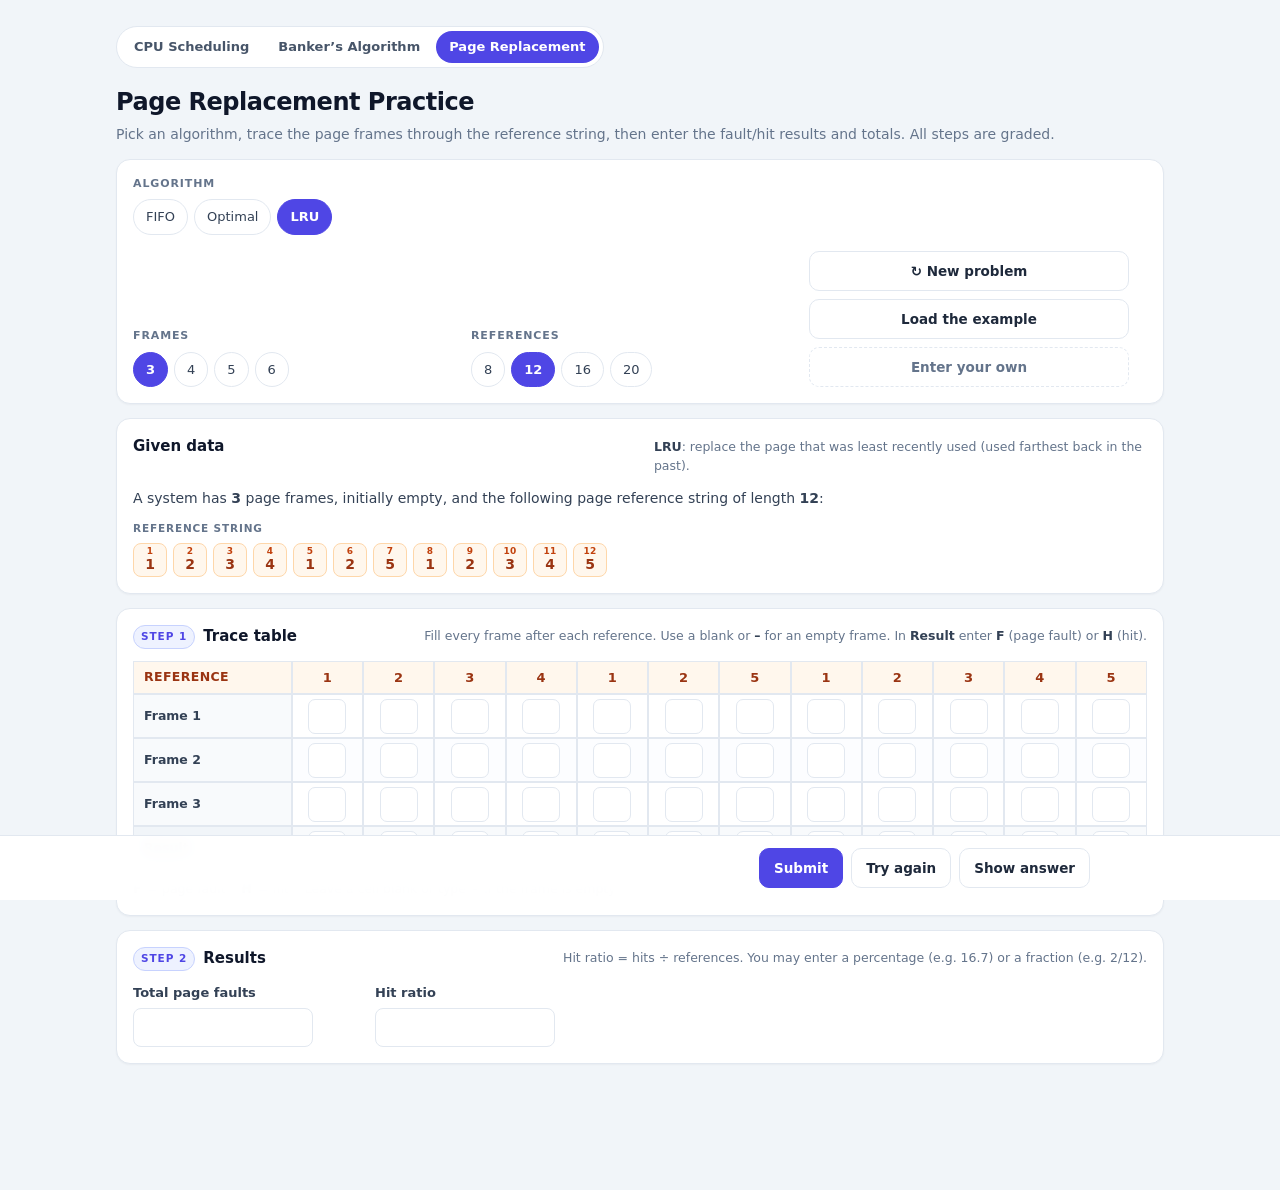
<file: paging.html>
<!doctype html>
<html lang="en">
  <head>
    <meta charset="utf-8" />
    <meta name="viewport" content="width=device-width, initial-scale=1" />
    <title>Page Replacement Practice</title>
    <link rel="stylesheet" href="style.css" />
  </head>
  <body>
    <div class="wrap wide">
      <header>
        <nav class="nav" aria-label="Practice pages">
          <a href="index.html">CPU Scheduling</a>
          <a href="bankers.html">Banker&rsquo;s Algorithm</a>
          <!--<a href="deadlock.html">Deadlock Graphs</a>-->
          <a href="paging.html" class="on" aria-current="page"
            >Page Replacement</a
          >
        </nav>
        <h1>Page Replacement Practice</h1>
        <p>
          Pick an algorithm, trace the page frames through the reference string,
          then enter the fault/hit results and totals. All steps are graded.
        </p>
      </header>

      <section class="panel controls paging">
        <div class="group">
          <div class="glabel">Algorithm</div>
          <div class="chips" id="algoChips"></div>
        </div>
        <div class="group">
          <div class="glabel">Frames</div>
          <div class="chips" id="frameChips"></div>
        </div>
        <div class="group">
          <div class="glabel">References</div>
          <div class="chips" id="lenChips"></div>
        </div>
        <div class="group paging-actions">
          <button class="btn" id="newBtn" type="button">
            &#8635; New problem
          </button>
          <button class="btn" id="exampleBtn" type="button">
            Load the example
          </button>
          <button class="btn ghost" id="customToggle" type="button">
            Enter your own
          </button>
        </div>
      </section>

      <section class="panel custom-panel" id="customPanel" hidden>
        <div class="panel-head">
          <h2>Custom reference string</h2>
          <span class="hint"
            >Use commas or spaces. 2&ndash;30 page numbers from 1&ndash;99.
            Frames: 1&ndash;10.</span
          >
        </div>
        <div class="custom-form">
          <label class="custom-field"
            >Reference string
            <textarea
              id="customRefs"
              rows="2"
              spellcheck="false"
              placeholder="e.g. 1, 2, 3, 4, 1, 2, 5, 1, 2, 3, 4, 5"
            ></textarea>
          </label>
          <label class="custom-field small"
            >Frames
            <input
              id="customFrames"
              type="text"
              inputmode="numeric"
              value="3"
              maxlength="2"
            />
          </label>
          <div class="custom-buttons">
            <button class="btn primary" id="customApply" type="button">
              Use this problem
            </button>
            <button class="btn" id="customCancel" type="button">Cancel</button>
          </div>
        </div>
        <div class="custom-msg" id="customMsg" aria-live="polite"></div>
      </section>

      <section class="panel">
        <div class="panel-head">
          <h2>Given data</h2>
          <span class="note" id="ruleNote"></span>
        </div>
        <p class="given-text" id="givenText"></p>
        <div class="ref-strip-wrap">
          <div class="mini-label">Reference string</div>
          <div class="ref-strip" id="refStrip"></div>
        </div>
      </section>

      <section class="panel">
        <div class="panel-head">
          <h2><span class="step">Step 1</span> Trace table</h2>
          <span class="hint"
            >Fill every frame after each reference. Use a blank or
            <b>&ndash;</b> for an empty frame. In <b>Result</b> enter
            <b>F</b> (page fault) or <b>H</b> (hit).</span
          >
        </div>
        <div class="table-wrap paging-wrap">
          <table class="paging-table" id="traceTable"></table>
        </div>
        <div class="legend paging-legend">
          <span class="key"><b>F</b> = page fault</span
          ><span class="key"><b>H</b> = hit</span
          ><span class="key"
            >Leave a cell blank or type <b>&ndash;</b> if the frame is
            empty</span
          >
        </div>
      </section>

      <section class="panel">
        <div class="panel-head">
          <h2><span class="step">Step 2</span> Results</h2>
          <span class="hint" id="totalHint"
            >Hit ratio = hits &divide; references. You may enter a percentage
            (e.g. 16.7) or a fraction (e.g. 2/12).</span
          >
        </div>
        <div class="totals-grid">
          <label class="total-field"
            >Total page faults
            <input
              class="ans total-in"
              id="faultsIn"
              type="text"
              inputmode="numeric"
              autocomplete="off"
              spellcheck="false"
              maxlength="3"
              aria-label="Total page faults"
            />
            <span class="sol" id="faultsSol" hidden></span>
          </label>
          <label class="total-field"
            >Hit ratio
            <input
              class="ans total-in"
              id="ratioIn"
              type="text"
              inputmode="decimal"
              autocomplete="off"
              spellcheck="false"
              maxlength="8"
              aria-label="Hit ratio"
            />
            <span class="sol" id="ratioSol" hidden></span>
          </label>
        </div>
      </section>

      <section class="panel sol-block" id="solutionPanel" hidden>
        <div class="sol-head sol-good" id="solHead">Correct solution</div>
        <div id="solCompare" class="sol-compare"></div>
        <div class="table-wrap paging-wrap">
          <table class="paging-table solution" id="solTable"></table>
        </div>
        <div class="sol-totals" id="solTotals"></div>
        <details class="why">
          <summary>Why each page was replaced</summary>
          <ol id="whyList" class="why-list"></ol>
        </details>
      </section>
    </div>

    <footer class="actions">
      <div class="actions-inner">
        <div class="score" id="score" aria-live="polite"></div>
        <div class="btns">
          <button class="btn primary" id="submitBtn" type="button">
            Submit
          </button>
          <button class="btn" id="retryBtn" type="button">Try again</button>
          <button class="btn" id="revealBtn" type="button">Show answer</button>
        </div>
      </div>
    </footer>

    <script>
      (function () {
        "use strict";

        /* PURE-START */
        var ALGOS = {
          fifo: {
            label: "FIFO",
            rule: "<b>FIFO</b>: replace the page that has been in memory the longest. A hit does not change the queue order.",
          },
          optimal: {
            label: "Optimal",
            rule: "<b>Optimal</b>: replace the page whose next use is farthest in the future (or never). <b>Tie rule:</b> if more than one page is never used again, evict the page in the lowest-numbered frame.",
          },
          lru: {
            label: "LRU",
            rule: "<b>LRU</b>: replace the page that was least recently used (used farthest back in the past).",
          },
        };

        var EXAMPLE_REFS = [1, 2, 3, 4, 1, 2, 5, 1, 2, 3, 4, 5];

        function randInt(min, max) {
          return min + Math.floor(Math.random() * (max - min + 1));
        }

        function cloneFrames(fr) {
          var out = [];
          for (var i = 0; i < fr.length; i++) out.push(fr[i]);
          return out;
        }

        function nextUse(refs, fromIndex, page) {
          for (var j = fromIndex + 1; j < refs.length; j++) {
            if (refs[j] === page) return j;
          }
          return Infinity;
        }

        function simulate(refs, frameCount, algo) {
          var frames = [];
          for (var i = 0; i < frameCount; i++) frames.push(null);
          var fifoQueue = []; // pages in order of load for FIFO
          var lastUsed = {}; // page -> last index, for LRU
          var steps = [];
          var faults = 0;

          for (var t = 0; t < refs.length; t++) {
            var page = refs[t];
            var hit = frames.indexOf(page) !== -1;
            var reason = "";
            var replaced = null;
            var victimFrame = -1;

            if (hit) {
              reason = "Page " + page + " is already in a frame (hit).";
              lastUsed[page] = t;
            } else {
              faults++;
              var emptyIdx = -1;
              for (var e = 0; e < frames.length; e++) {
                if (frames[e] === null) {
                  emptyIdx = e;
                  break;
                }
              }
              if (emptyIdx !== -1) {
                victimFrame = emptyIdx;
                frames[emptyIdx] = page;
                fifoQueue.push(page);
                reason =
                  "Free frame available (frame " +
                  (emptyIdx + 1) +
                  "); load page " +
                  page +
                  ".";
              } else if (algo === "fifo") {
                replaced = fifoQueue.shift();
                victimFrame = frames.indexOf(replaced);
                frames[victimFrame] = page;
                fifoQueue.push(page);
                reason =
                  "Replace page " + replaced + " (oldest in memory, FIFO).";
              } else if (algo === "lru") {
                var lruPage = null,
                  lruTime = Infinity;
                for (var f = 0; f < frames.length; f++) {
                  var p = frames[f];
                  var lu = lastUsed.hasOwnProperty(p) ? lastUsed[p] : -1;
                  if (lu < lruTime) {
                    lruTime = lu;
                    lruPage = p;
                  }
                }
                replaced = lruPage;
                victimFrame = frames.indexOf(replaced);
                frames[victimFrame] = page;
                var idxInQ = fifoQueue.indexOf(replaced);
                if (idxInQ !== -1) fifoQueue.splice(idxInQ, 1);
                fifoQueue.push(page);
                reason =
                  "Replace page " +
                  replaced +
                  " (least recently used; last used at t = " +
                  (lruTime + 1) +
                  ").";
              } else {
                // optimal
                var bestFrame = -1,
                  bestNext = -2;
                for (var f2 = 0; f2 < frames.length; f2++) {
                  var p2 = frames[f2];
                  var nu = nextUse(refs, t, p2);
                  if (
                    bestFrame === -1 ||
                    nu > bestNext ||
                    (nu === bestNext && f2 < bestFrame)
                  ) {
                    bestFrame = f2;
                    bestNext = nu;
                  }
                }
                victimFrame = bestFrame;
                replaced = frames[victimFrame];
                frames[victimFrame] = page;
                var iq = fifoQueue.indexOf(replaced);
                if (iq !== -1) fifoQueue.splice(iq, 1);
                fifoQueue.push(page);
                if (bestNext === Infinity) {
                  reason =
                    "Replace page " +
                    replaced +
                    " in frame " +
                    (victimFrame + 1) +
                    " (never used again; lowest-numbered frame among ties).";
                } else {
                  reason =
                    "Replace page " +
                    replaced +
                    " in frame " +
                    (victimFrame + 1) +
                    " (next use is farthest, at t = " +
                    (bestNext + 1) +
                    ").";
                }
              }
              lastUsed[page] = t;
            }

            steps.push({
              ref: page,
              frames: cloneFrames(frames),
              hit: hit,
              fault: !hit,
              replaced: replaced,
              reason: reason,
            });
          }

          return {
            steps: steps,
            faults: faults,
            hits: refs.length - faults,
            refs: refs,
            frameCount: frameCount,
            algo: algo,
          };
        }

        function generateRefs(len) {
          // Use pages 1-9 so up to 6 frames can still force replacements/hits in all algos.
          var maxPage = 9;
          var refs = [];
          for (var i = 0; i < len; i++) {
            var p;
            do {
              p = randInt(1, maxPage);
            } while (i > 0 && p === refs[i - 1]);
            refs.push(p);
          }
          return refs;
        }

        function hasGoodMix(refs, frames) {
          var keys = ["fifo", "lru", "optimal"];
          for (var i = 0; i < keys.length; i++) {
            var r = simulate(refs, frames, keys[i]);
            if (r.hits < 1) return false;
            if (r.faults <= frames) return false; // ensure at least one eviction happened
          }
          return true;
        }

        function generateProblem(len, frames) {
          for (var attempt = 0; attempt < 400; attempt++) {
            var refs = generateRefs(len);
            if (len <= 8 || hasGoodMix(refs, frames)) return refs;
          }
          // fallback: ensure some repeats
          var fb = generateRefs(len);
          if (len >= 4) {
            fb[3] = fb[0];
            if (len >= 6) fb[5] = fb[1];
          }
          return fb;
        }

        function parseCustomRefs(str) {
          var parts = String(str)
            .split(/[\s,]+/)
            .filter(function (s) {
              return s.length > 0;
            });
          if (parts.length < 2)
            return { error: "Enter at least 2 page references." };
          if (parts.length > 30)
            return { error: "Use at most 30 page references." };
          var refs = [];
          for (var i = 0; i < parts.length; i++) {
            if (!/^\d+$/.test(parts[i]))
              return {
                error: '"' + parts[i] + '" is not a valid page number.',
              };
            var n = parseInt(parts[i], 10);
            if (n < 1 || n > 99)
              return { error: "Page numbers must be between 1 and 99." };
            refs.push(n);
          }
          return { refs: refs };
        }

        function fmtRatio(hits, total) {
          var pct = (hits / total) * 100;
          var s = (Math.round(pct * 10) / 10).toFixed(1).replace(/\.0$/, "");
          return hits + "/" + total + " (" + s + "%)";
        }

        function parseRatioInput(raw, total, hits) {
          var s = String(raw == null ? "" : raw).trim();
          if (s === "") return NaN;
          var m;
          m = s.match(/^(\d+(?:\.\d+)?)\s*\/\s*(\d+(?:\.\d+)?)$/);
          if (m) {
            var den = parseFloat(m[2]);
            if (!den) return NaN;
            return parseFloat(m[1]) / den;
          }
          m = s.match(/^(\d+(?:\.\d+)?)\s*%$/);
          if (m) return parseFloat(m[1]) / 100;
          if (/^\d+(?:\.\d+)?$/.test(s)) {
            var v = parseFloat(s);
            // accept 0.xx or percentage form like 16.7
            if (v > 1) return v / 100;
            return v;
          }
          return NaN;
        }
        /* PURE-END */

        var state = {
          algo: "lru",
          frames: 3,
          refLen: 12,
          refs: EXAMPLE_REFS.slice(),
          frameInputs: [],
          resInputs: [],
          faultsIn: "",
          ratioIn: "",
          solution: null,
          submitted: false,
          revealed: false,
        };

        var $ = function (id) {
          return document.getElementById(id);
        };
        var el = {};

        function esc(s) {
          return String(s).replace(/[&<>"']/g, function (c) {
            return {
              "&": "&amp;",
              "<": "&lt;",
              ">": "&gt;",
              '"': "&quot;",
              "'": "&#39;",
            }[c];
          });
        }

        function resetInputs() {
          state.frameInputs = [];
          for (var f = 0; f < state.frames; f++) {
            var row = [];
            for (var t = 0; t < state.refs.length; t++) row.push("");
            state.frameInputs.push(row);
          }
          state.resInputs = [];
          for (var j = 0; j < state.refs.length; j++) state.resInputs.push("");
          state.faultsIn = "";
          state.ratioIn = "";
          state.submitted = false;
          state.revealed = false;
        }

        function recompute() {
          state.solution = simulate(state.refs, state.frames, state.algo);
        }

        function renderChips() {
          el.algoChips.innerHTML = Object.keys(ALGOS)
            .map(function (k) {
              return (
                '<button type="button" class="chip' +
                (state.algo === k ? " on" : "") +
                '" data-algo="' +
                k +
                '">' +
                esc(ALGOS[k].label) +
                "</button>"
              );
            })
            .join("");

          el.frameChips.innerHTML = [3, 4, 5, 6]
            .map(function (n) {
              return (
                '<button type="button" class="chip' +
                (state.frames === n ? " on" : "") +
                '" data-frames="' +
                n +
                '">' +
                n +
                "</button>"
              );
            })
            .join("");

          el.lenChips.innerHTML = [8, 12, 16, 20]
            .map(function (n) {
              return (
                '<button type="button" class="chip' +
                (state.refLen === n ? " on" : "") +
                '" data-len="' +
                n +
                '">' +
                n +
                "</button>"
              );
            })
            .join("");
        }

        function renderGiven() {
          var algoRule = ALGOS[state.algo].rule;
          if (state.algo === "optimal") {
            algoRule +=
              ' <span class="muted">(Scan forward from the current reference.)</span>';
          }
          el.ruleNote.innerHTML = algoRule;
          el.givenText.innerHTML =
            "A system has <b>" +
            state.frames +
            "</b> page frame" +
            (state.frames === 1 ? "" : "s") +
            ", initially empty, and the following page reference string of length <b>" +
            state.refs.length +
            "</b>:";
          el.refStrip.innerHTML = state.refs
            .map(function (r, i) {
              return (
                '<span class="ref-chip" title="t = ' +
                (i + 1) +
                '"><b>' +
                (i + 1) +
                "</b>" +
                r +
                "</span>"
              );
            })
            .join("");
        }

        function renderTrace() {
          var head = '<thead><tr><th class="rowhdr">Reference</th>';
          state.refs.forEach(function (r, i) {
            head += '<th class="refh">' + r + "</th>";
          });
          head += "</tr></thead>";

          var body = "<tbody>";
          for (var f = 0; f < state.frames; f++) {
            body += '<tr><th class="rowhdr">Frame ' + (f + 1) + "</th>";
            for (var t = 0; t < state.refs.length; t++) {
              var v = state.frameInputs[f][t] || "";
              body +=
                '<td class="tcell" data-kind="frame" data-f="' +
                f +
                '" data-t="' +
                t +
                '">' +
                '<input class="t-in" type="text" inputmode="numeric" autocomplete="off" spellcheck="false" maxlength="2" ' +
                'data-kind="frame" data-f="' +
                f +
                '" data-t="' +
                t +
                '" value="' +
                esc(v) +
                '" aria-label="Frame ' +
                (f + 1) +
                " at t " +
                (t + 1) +
                '">' +
                '<span class="sol" hidden></span></td>';
            }
            body += "</tr>";
          }
          body += '<tr class="res-row"><th class="rowhdr">Result</th>';
          for (var j = 0; j < state.refs.length; j++) {
            var rv = state.resInputs[j] || "";
            body +=
              '<td class="tcell rescell" data-kind="res" data-t="' +
              j +
              '">' +
              '<input class="t-in res-in" type="text" autocomplete="off" spellcheck="false" maxlength="1" ' +
              'data-kind="res" data-t="' +
              j +
              '" value="' +
              esc(rv) +
              '" aria-label="Result at t ' +
              (j + 1) +
              '">' +
              '<span class="sol" hidden></span></td>';
          }
          body += "</tr></tbody>";

          el.traceTable.innerHTML = head + body;
        }

        function renderTotalsInputs() {
          el.faultsIn.value = state.faultsIn || "";
          el.ratioIn.value = state.ratioIn || "";
          el.faultsSol.textContent = "";
          el.faultsSol.hidden = true;
          el.ratioSol.textContent = "";
          el.ratioSol.hidden = true;
          el.faultsIn.classList.remove("ok", "bad");
          el.ratioIn.classList.remove("ok", "bad");
        }

        function hideSolution() {
          el.solutionPanel.hidden = true;
          el.solCompare.innerHTML = "";
          el.solTable.innerHTML = "";
          el.solTotals.innerHTML = "";
          el.whyList.innerHTML = "";
        }

        function renderSolution() {
          var sol = state.solution;
          var all = {
            FIFO: simulate(state.refs, state.frames, "fifo"),
            Optimal: simulate(state.refs, state.frames, "optimal"),
            LRU: simulate(state.refs, state.frames, "lru"),
          };
          el.solCompare.innerHTML =
            '<span class="pill mid">Faults: FIFO ' +
            all.FIFO.faults +
            "</span>" +
            '<span class="pill mid">Optimal ' +
            all.Optimal.faults +
            "</span>" +
            '<span class="pill mid">LRU ' +
            all.LRU.faults +
            "</span>";

          var head = '<thead><tr><th class="rowhdr">Reference</th>';
          state.refs.forEach(function (r) {
            head += '<th class="refh">' + r + "</th>";
          });
          head += "</tr></thead><tbody>";
          for (var f = 0; f < state.frames; f++) {
            head += '<tr><th class="rowhdr">Frame ' + (f + 1) + "</th>";
            for (var t = 0; t < sol.steps.length; t++) {
              var val = sol.steps[t].frames[f];
              head +=
                '<td class="sval' +
                (val == null ? " empty" : "") +
                '">' +
                (val == null ? "&ndash;" : val) +
                "</td>";
            }
            head += "</tr>";
          }
          head += '<tr class="res-row"><th class="rowhdr">Result</th>';
          for (var j = 0; j < sol.steps.length; j++) {
            var fh = sol.steps[j].fault ? "F" : "H";
            head +=
              '<td class="sres ' +
              (sol.steps[j].fault ? "sf" : "sh") +
              '">' +
              fh +
              "</td>";
          }
          head += "</tr></tbody>";
          el.solTable.innerHTML = head;

          var faultRate = (sol.faults / state.refs.length) * 100;
          var frs = (Math.round(faultRate * 10) / 10)
            .toFixed(1)
            .replace(/\.0$/, "");
          el.solTotals.innerHTML =
            '<div class="pill good">' +
            sol.faults +
            " page faults</div>" +
            '<div class="pill mid">' +
            sol.hits +
            " hits</div>" +
            '<div class="pill mid">Hit ratio ' +
            fmtRatio(sol.hits, state.refs.length) +
            "</div>" +
            '<div class="pill mid">Fault rate ' +
            frs +
            "%</div>";

          el.whyList.innerHTML = sol.steps
            .map(function (st, i) {
              return (
                "<li><b>t=" +
                (i + 1) +
                ", page " +
                st.ref +
                ":</b> " +
                esc(st.reason) +
                "</li>"
              );
            })
            .join("");
        }

        function normalizeFrameInput(v) {
          var s = String(v == null ? "" : v).trim();
          if (s === "" || s === "-" || s === "\u2013" || s === "\u2014")
            return null;
          if (!/^\d+$/.test(s)) return "bad";
          return parseInt(s, 10);
        }

        function grade() {
          var sol = state.solution;
          var frameOk = 0,
            frameTotal = state.frames * state.refs.length;
          var resOk = 0,
            resTotal = state.refs.length;
          var totalOk = 0,
            totalTotal = 2;

          // grade frame cells
          for (var f = 0; f < state.frames; f++) {
            for (var t = 0; t < state.refs.length; t++) {
              var cell = el.traceTable.querySelector(
                'td[data-kind="frame"][data-f="' + f + '"][data-t="' + t + '"]',
              );
              if (!cell) continue;
              var inp = cell.querySelector("input");
              var solSpan = cell.querySelector(".sol");
              var expected = sol.steps[t].frames[f]; // number or null
              var got = normalizeFrameInput(inp.value);
              var ok = got !== "bad" && got === expected;
              if (ok) frameOk++;
              inp.classList.toggle("ok", state.submitted && ok);
              inp.classList.toggle("bad", state.submitted && !ok);
              if (state.revealed && !ok) {
                solSpan.textContent =
                  "= " + (expected == null ? "\u2013" : expected);
                solSpan.hidden = false;
              } else {
                solSpan.textContent = "";
                solSpan.hidden = true;
              }
            }
          }

          // grade result cells
          for (var j = 0; j < state.refs.length; j++) {
            var rcell = el.traceTable.querySelector(
              'td[data-kind="res"][data-t="' + j + '"]',
            );
            if (!rcell) continue;
            var rinp = rcell.querySelector("input");
            var rsol = rcell.querySelector(".sol");
            var expFH = sol.steps[j].fault ? "F" : "H";
            var g = String(rinp.value || "")
              .trim()
              .toUpperCase();
            var rok = g === expFH;
            if (rok) resOk++;
            rinp.classList.toggle("ok", state.submitted && rok);
            rinp.classList.toggle("bad", state.submitted && !rok);
            if (state.revealed && !rok) {
              rsol.textContent = "= " + expFH;
              rsol.hidden = false;
            } else {
              rsol.textContent = "";
              rsol.hidden = true;
            }
          }

          // totals
          var fGot = String(state.faultsIn || "").trim();
          var fNum = fGot === "" ? NaN : Number(fGot);
          var faultsOk = isFinite(fNum) && fNum === sol.faults;
          if (faultsOk) totalOk++;
          el.faultsIn.classList.toggle("ok", state.submitted && faultsOk);
          el.faultsIn.classList.toggle("bad", state.submitted && !faultsOk);
          if (state.revealed && !faultsOk) {
            el.faultsSol.textContent = "= " + sol.faults;
            el.faultsSol.hidden = false;
          } else {
            el.faultsSol.textContent = "";
            el.faultsSol.hidden = true;
          }

          var ratioGot = parseRatioInput(
            state.ratioIn,
            state.refs.length,
            sol.hits,
          );
          var ratioExp = sol.hits / state.refs.length;
          var ratioOk =
            isFinite(ratioGot) && Math.abs(ratioGot - ratioExp) <= 0.0011; // ~0.1% tolerance
          if (ratioOk) totalOk++;
          el.ratioIn.classList.toggle("ok", state.submitted && ratioOk);
          el.ratioIn.classList.toggle("bad", state.submitted && !ratioOk);
          if (state.revealed && !ratioOk) {
            el.ratioSol.textContent =
              "= " + fmtRatio(sol.hits, state.refs.length);
            el.ratioSol.hidden = false;
          } else {
            el.ratioSol.textContent = "";
            el.ratioSol.hidden = true;
          }

          var gotPoints = frameOk + resOk + totalOk;
          var allPoints = frameTotal + resTotal + totalTotal;
          var pct = Math.round((gotPoints / allPoints) * 100);

          if (state.submitted) {
            function pill(cls, text) {
              return '<span class="pill ' + cls + '">' + text + "</span>";
            }
            function cls(ok, tot) {
              return ok === tot ? "good" : ok === 0 ? "bad" : "mid";
            }
            el.score.innerHTML =
              pill(pct === 100 ? "good" : pct < 50 ? "bad" : "mid", pct + "%") +
              pill(
                cls(frameOk, frameTotal),
                "Frames " + frameOk + "/" + frameTotal,
              ) +
              pill(cls(resOk, resTotal), "F/H " + resOk + "/" + resTotal) +
              pill(
                cls(totalOk, totalTotal),
                "Totals " + totalOk + "/" + totalTotal,
              );
          } else {
            el.score.innerHTML = "";
          }
        }

        function clearMarks() {
          el.traceTable.querySelectorAll(".t-in").forEach(function (n) {
            n.classList.remove("ok", "bad");
          });
          el.traceTable.querySelectorAll(".tcell .sol").forEach(function (n) {
            n.textContent = "";
            n.hidden = true;
          });
          el.faultsIn.classList.remove("ok", "bad");
          el.ratioIn.classList.remove("ok", "bad");
          el.faultsSol.textContent = "";
          el.faultsSol.hidden = true;
          el.ratioSol.textContent = "";
          el.ratioSol.hidden = true;
          el.score.innerHTML = "";
        }

        function submit() {
          state.submitted = true;
          grade();
        }
        function retry() {
          state.submitted = false;
          state.revealed = false;
          hideSolution();
          clearMarks();
        }
        function showSolution() {
          state.submitted = true;
          state.revealed = true;
          renderSolution();
          el.solutionPanel.hidden = false;
          grade();
        }

        function renderAll() {
          renderChips();
          renderGiven();
          renderTrace();
          renderTotalsInputs();
          hideSolution();
          clearMarks();
        }

        function newProblem(keepRefs) {
          if (!keepRefs) {
            state.refs = generateProblem(state.refLen, state.frames);
            state.refLen = state.refs.length;
          }
          recompute();
          resetInputs();
          renderAll();
        }

        function loadExample() {
          state.algo = "lru";
          state.frames = 3;
          state.refLen = EXAMPLE_REFS.length;
          state.refs = EXAMPLE_REFS.slice();
          recompute();
          resetInputs();
          renderAll();
        }

        function applyCustom() {
          var parsed = parseCustomRefs(el.customRefs.value);
          var fstr = String(el.customFrames.value || "").trim();
          var fnum = parseInt(fstr, 10);
          if (parsed.error) {
            el.customMsg.textContent = parsed.error;
            el.customMsg.className = "custom-msg bad";
            return;
          }
          if (!/^\d+$/.test(fstr) || fnum < 1 || fnum > 10) {
            el.customMsg.textContent = "Frames must be a number from 1 to 10.";
            el.customMsg.className = "custom-msg bad";
            return;
          }
          state.refs = parsed.refs;
          state.refLen = parsed.refs.length;
          state.frames = fnum;
          el.customMsg.textContent =
            "Loaded " +
            parsed.refs.length +
            " references with " +
            fnum +
            " frame" +
            (fnum === 1 ? "" : "s") +
            ".";
          el.customMsg.className = "custom-msg good";
          recompute();
          resetInputs();
          renderAll();
        }

        function focusCell(kind, f, t) {
          var sel =
            kind === "res"
              ? 'input[data-kind="res"][data-t="' + t + '"]'
              : 'input[data-kind="frame"][data-f="' +
                f +
                '"][data-t="' +
                t +
                '"]';
          var n = el.traceTable.querySelector(sel);
          if (n) {
            n.focus();
            try {
              n.select();
            } catch (e) {}
          }
        }

        function moveNext(kind, f, t) {
          if (kind === "frame") {
            if (f < state.frames - 1) focusCell("frame", f + 1, t);
            else focusCell("res", 0, t);
          } else {
            if (t < state.refs.length - 1) focusCell("frame", 0, t + 1);
            else {
              el.faultsIn.focus();
              try {
                el.faultsIn.select();
              } catch (e) {}
            }
          }
        }

        function movePrev(kind, f, t) {
          if (kind === "frame") {
            if (f > 0) focusCell("frame", f - 1, t);
            else if (t > 0) focusCell("res", 0, t - 1);
          } else {
            focusCell("frame", state.frames - 1, t);
          }
        }

        function moveVertical(kind, f, t, dir) {
          if (kind === "frame") {
            var nf = f + dir;
            if (nf >= 0 && nf < state.frames) focusCell("frame", nf, t);
            else if (nf >= state.frames) focusCell("res", 0, t);
          } else {
            if (dir < 0) focusCell("frame", state.frames - 1, t);
          }
        }

        function moveHorizontal(kind, f, t, dir) {
          var nt = t + dir;
          if (nt < 0 || nt >= state.refs.length) return;
          focusCell(kind, f, nt);
        }

        function bind() {
          el = {
            algoChips: $("algoChips"),
            frameChips: $("frameChips"),
            lenChips: $("lenChips"),
            newBtn: $("newBtn"),
            exampleBtn: $("exampleBtn"),
            customToggle: $("customToggle"),
            customPanel: $("customPanel"),
            customRefs: $("customRefs"),
            customFrames: $("customFrames"),
            customApply: $("customApply"),
            customCancel: $("customCancel"),
            customMsg: $("customMsg"),
            ruleNote: $("ruleNote"),
            givenText: $("givenText"),
            refStrip: $("refStrip"),
            traceTable: $("traceTable"),
            faultsIn: $("faultsIn"),
            ratioIn: $("ratioIn"),
            faultsSol: $("faultsSol"),
            ratioSol: $("ratioSol"),
            solutionPanel: $("solutionPanel"),
            solCompare: $("solCompare"),
            solTable: $("solTable"),
            solTotals: $("solTotals"),
            whyList: $("whyList"),
            score: $("score"),
            submitBtn: $("submitBtn"),
            retryBtn: $("retryBtn"),
            revealBtn: $("revealBtn"),
          };

          el.algoChips.addEventListener("click", function (e) {
            var b = e.target.closest("[data-algo]");
            if (!b) return;
            var a = b.dataset.algo;
            if (a === state.algo) return;
            state.algo = a;
            recompute();
            resetInputs();
            renderAll();
          });
          el.frameChips.addEventListener("click", function (e) {
            var b = e.target.closest("[data-frames]");
            if (!b) return;
            var n = parseInt(b.dataset.frames, 10);
            if (n === state.frames) return;
            state.frames = n;
            recompute();
            resetInputs();
            renderAll();
          });
          el.lenChips.addEventListener("click", function (e) {
            var b = e.target.closest("[data-len]");
            if (!b) return;
            var n = parseInt(b.dataset.len, 10);
            if (n === state.refLen) return;
            state.refLen = n;
            newProblem(false);
          });

          el.newBtn.addEventListener("click", function () {
            newProblem(false);
          });
          el.exampleBtn.addEventListener("click", loadExample);
          el.customToggle.addEventListener("click", function () {
            var show = el.customPanel.hidden;
            el.customPanel.hidden = !show;
            el.customToggle.classList.toggle("on", show);
            if (show) el.customRefs.focus();
          });
          el.customCancel.addEventListener("click", function () {
            el.customPanel.hidden = true;
            el.customToggle.classList.remove("on");
          });
          el.customApply.addEventListener("click", applyCustom);

          el.traceTable.addEventListener("input", function (e) {
            var inp = e.target.closest(".t-in");
            if (!inp) return;
            var kind = inp.dataset.kind,
              t = parseInt(inp.dataset.t, 10);
            if (kind === "frame") {
              var f = parseInt(inp.dataset.f, 10);
              inp.value = inp.value.replace(/[^\d\-–—]/g, "").slice(0, 2);
              state.frameInputs[f][t] = inp.value;
            } else {
              inp.value = inp.value
                .replace(/[^fFhH]/g, "")
                .toUpperCase()
                .slice(0, 1);
              state.resInputs[t] = inp.value;
            }
            if (state.submitted) grade();
          });

          el.traceTable.addEventListener("keydown", function (e) {
            var inp = e.target.closest(".t-in");
            if (!inp) return;
            var kind = inp.dataset.kind,
              t = parseInt(inp.dataset.t, 10);
            var f = kind === "frame" ? parseInt(inp.dataset.f, 10) : 0;
            if (e.key === "Enter") {
              e.preventDefault();
              moveNext(kind, f, t);
            } else if (e.key === "ArrowDown") {
              e.preventDefault();
              moveVertical(kind, f, t, 1);
            } else if (e.key === "ArrowUp") {
              e.preventDefault();
              moveVertical(kind, f, t, -1);
            } else if (
              e.key === "ArrowRight" &&
              inp.selectionStart === inp.value.length
            ) {
              e.preventDefault();
              moveHorizontal(kind, f, t, 1);
            } else if (e.key === "ArrowLeft" && inp.selectionStart === 0) {
              e.preventDefault();
              moveHorizontal(kind, f, t, -1);
            }
          });

          el.traceTable.addEventListener("focusin", function (e) {
            var inp = e.target.closest(".t-in");
            if (!inp) return;
            setTimeout(function () {
              try {
                inp.select();
              } catch (err) {}
            }, 0);
          });

          function onTotalInput(which) {
            return function () {
              if (which === "faults") {
                el.faultsIn.value = el.faultsIn.value
                  .replace(/\D/g, "")
                  .slice(0, 3);
                state.faultsIn = el.faultsIn.value;
              } else {
                el.ratioIn.value = el.ratioIn.value
                  .replace(/[^\d\.\/%]/g, "")
                  .slice(0, 8);
                state.ratioIn = el.ratioIn.value;
              }
              if (state.submitted) grade();
            };
          }
          el.faultsIn.addEventListener("input", onTotalInput("faults"));
          el.ratioIn.addEventListener("input", onTotalInput("ratio"));
          el.faultsIn.addEventListener("keydown", function (e) {
            if (e.key === "Enter") {
              e.preventDefault();
              el.ratioIn.focus();
            }
          });
          el.ratioIn.addEventListener("keydown", function (e) {
            if (e.key === "Enter") {
              e.preventDefault();
              submit();
            }
          });

          el.submitBtn.addEventListener("click", submit);
          el.retryBtn.addEventListener("click", retry);
          el.revealBtn.addEventListener("click", showSolution);
        }

        bind();
        loadExample();
      })();
    </script>
  </body>
</html>
</file>
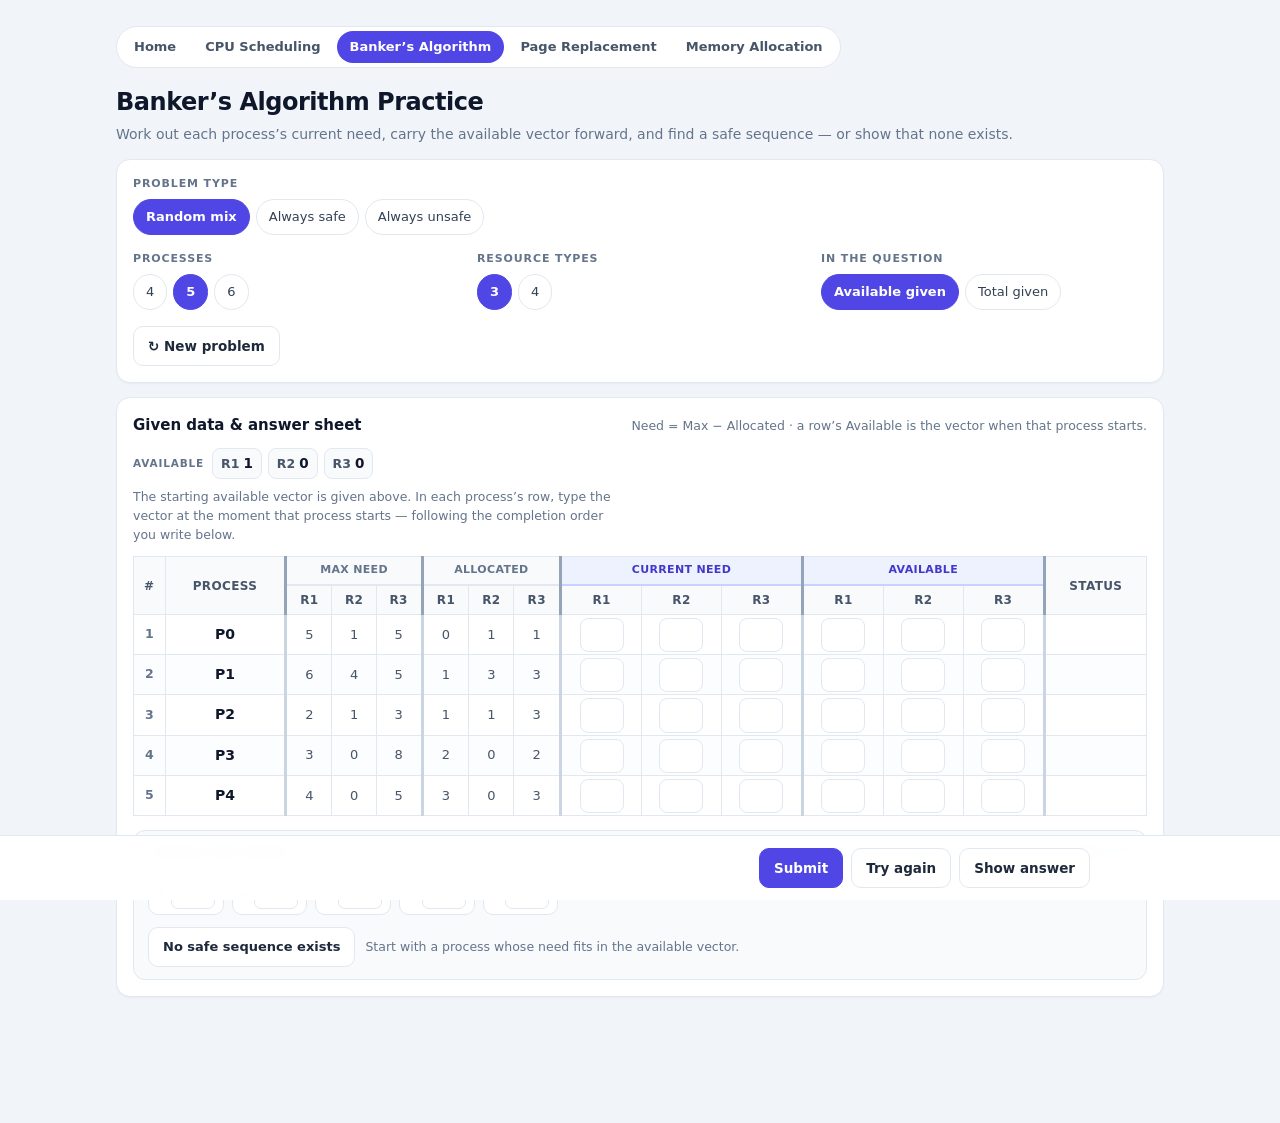
<file: pages/bankers.html>
<!doctype html>
<html lang="en">
  <head>
    <meta charset="utf-8" />
    <meta name="viewport" content="width=device-width, initial-scale=1" />
    <title>Banker&rsquo;s Algorithm Practice</title>
    <link rel="stylesheet" href="../css/style.css" />
  </head>
  <body>
    <div class="wrap wide">
      <header>
            <nav class="nav" aria-label="Practice pages">
      <a href="../index.html">Home</a>
      <a href="cpu-scheduling.html">CPU Scheduling</a>
      <a href="bankers.html" class="on" aria-current="page">Banker&rsquo;s Algorithm</a>
      <a href="paging.html">Page Replacement</a>
      <a href="memory.html">Memory Allocation</a>
      <!--<a href="deadlock.html">Deadlock Graphs</a>-->
    </nav>
        <h1>Banker&rsquo;s Algorithm Practice</h1>
        <p>
          Work out each process&rsquo;s current need, carry the available vector
          forward, and find a safe sequence &mdash; or show that none exists.
        </p>
      </header>

      <section class="panel controls banker">
        <div class="group">
          <div class="glabel">Problem type</div>
          <div class="chips" id="kindChips"></div>
        </div>
        <div class="group">
          <div class="glabel">Processes</div>
          <div class="chips" id="nChips"></div>
        </div>
        <div class="group">
          <div class="glabel">Resource types</div>
          <div class="chips" id="mChips"></div>
        </div>
        <div class="group">
          <div class="glabel">In the question</div>
          <div class="chips" id="dataChips"></div>
        </div>
        <div class="group">
          <button class="btn" id="newBtn" type="button">
            &#8635; New problem
          </button>
        </div>
      </section>

      <section class="panel">
        <div class="panel-head">
          <h2>Given data &amp; answer sheet</h2>
          <span class="hint"
            >Need = Max &minus; Allocated &middot; a row&rsquo;s Available is
            the vector when that process starts.</span
          >
        </div>
        <div class="vec-strip" id="availStrip"></div>
        <div class="note sheet-note" id="dataNote"></div>
        <div class="sol-block" id="solSeq" hidden></div>
        <div class="table-wrap">
          <table class="mat sheet" id="seqTable"></table>
        </div>
        <div class="order-box">
          <div class="order-top">
            <span class="glabel">Completion order</span>
            <span class="hint"
              >Type the process you finish at each step &mdash; <b>P2</b> or
              <b>2</b>.</span
            >
          </div>
          <div class="order-slots" id="orderSlots"></div>
          <div class="order-foot">
            <button class="btn verdict" id="verdictBtn" type="button">
              No safe sequence exists
            </button>
            <span class="hint" id="seqLive"></span>
          </div>
        </div>
      </section>
    </div>

    <footer class="actions">
      <div class="actions-inner">
        <div class="score" id="score" aria-live="polite"></div>
        <div class="btns">
          <button class="btn primary" id="submitBtn" type="button">
            Submit
          </button>
          <button class="btn" id="retryBtn" type="button">Try again</button>
          <button class="btn" id="revealBtn" type="button">Show answer</button>
        </div>
      </div>
    </footer>
    <script src="../js/bankers.js"></script>
</body>
</html>
</file>
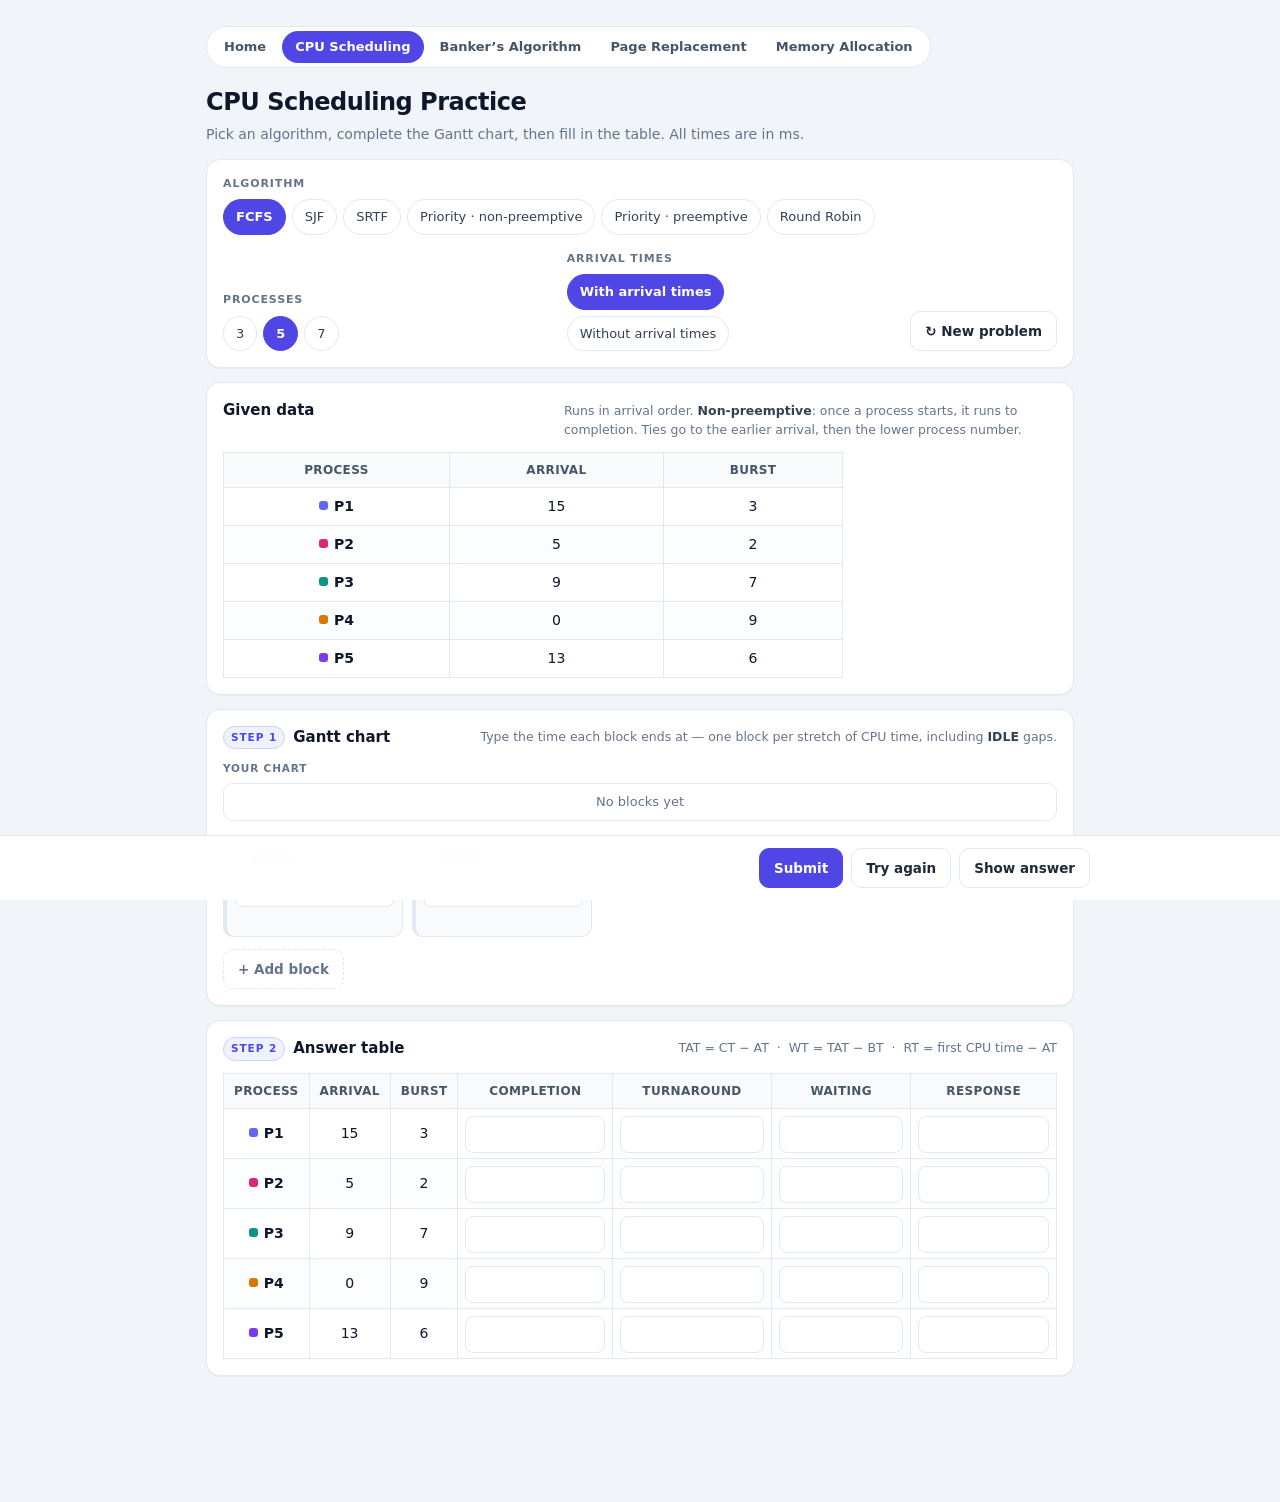
<file: pages/cpu-scheduling.html>
<!doctype html>
<html lang="en">
  <head>
    <meta charset="utf-8" />
    <meta name="viewport" content="width=device-width, initial-scale=1" />
    <title>CPU Scheduling Practice</title>
    <link rel="stylesheet" href="../css/style.css" />
  </head>
  <body>
    <div class="wrap">
      <header>
            <nav class="nav" aria-label="Practice pages">
      <a href="../index.html">Home</a>
      <a href="cpu-scheduling.html" class="on" aria-current="page">CPU Scheduling</a>
      <a href="bankers.html">Banker&rsquo;s Algorithm</a>
      <a href="paging.html">Page Replacement</a>
      <a href="memory.html">Memory Allocation</a>
      <!--<a href="deadlock.html">Deadlock Graphs</a>-->
    </nav>
        <h1>CPU Scheduling Practice</h1>
        <p>
          Pick an algorithm, complete the Gantt chart, then fill in the table.
          All times are in ms.
        </p>
      </header>

      <section class="panel controls">
        <div class="group">
          <div class="glabel">Algorithm</div>
          <div class="chips" id="algoChips"></div>
        </div>
        <div class="group">
          <div class="glabel">Processes</div>
          <div class="chips" id="nChips"></div>
        </div>
        <div class="group">
          <div class="glabel">Arrival times</div>
          <div class="chips" id="arrChips"></div>
        </div>
        <div class="group">
          <button class="btn" id="newBtn">&#8635; New problem</button>
        </div>
      </section>

      <section class="panel">
        <div class="panel-head">
          <h2>Given data</h2>
          <span class="note" id="ruleNote"></span>
        </div>
        <div class="table-wrap">
          <table class="given" id="givenTable"></table>
        </div>
      </section>

      <section class="panel">
        <div class="panel-head">
          <h2><span class="step">Step 1</span> Gantt chart</h2>
          <span class="hint" id="ganttTopHint"
            >Type the time each block ends at &mdash; one block per stretch of
            CPU time, including <b>IDLE</b> gaps.</span
          >
        </div>
        <div id="solGantt" class="sol-gantt" hidden></div>
        <div class="rq-panel" id="rqPanel" hidden>
          <div class="rq-head">
            <div class="mini-label">
              Ready queue <span class="rq-q" id="rqQ"></span>
            </div>
            <span class="hint"
              >live as you type &middot; front of the queue is outlined</span
            >
          </div>
          <div class="rq-strip" id="rqStrip"></div>
        </div>
        <div class="gantt-holder">
          <div class="mini-label">Your chart</div>
          <div id="ganttPreview"></div>
        </div>
        <div class="gtrack-edit" id="ganttEditor"></div>
        <div
          style="
            margin-top: 12px;
            display: flex;
            gap: 10px;
            flex-wrap: wrap;
            align-items: center;
          "
        >
          <button class="btn ghost" id="addBtn">+ Add block</button>
          <span class="hint" id="ganttHint"></span>
        </div>
      </section>

      <section class="panel">
        <div class="panel-head">
          <h2><span class="step">Step 2</span> Answer table</h2>
          <span class="hint" id="formulaHint"
            >TAT = CT &minus; AT &nbsp;&middot;&nbsp; WT = TAT &minus; BT
            &nbsp;&middot;&nbsp; RT = first CPU time &minus; AT</span
          >
        </div>
        <div class="table-wrap"><table id="answerTable"></table></div>
      </section>
    </div>

    <footer class="actions">
      <div class="actions-inner">
        <div class="score" id="score" aria-live="polite"></div>
        <div class="btns">
          <button class="btn primary" id="submitBtn">Submit</button>
          <button class="btn" id="retryBtn">Try again</button>
          <button class="btn" id="revealBtn">Show answer</button>
        </div>
      </div>
    </footer>
    <script src="../js/cpu-scheduling.js"></script>
</body>
</html>
</file>
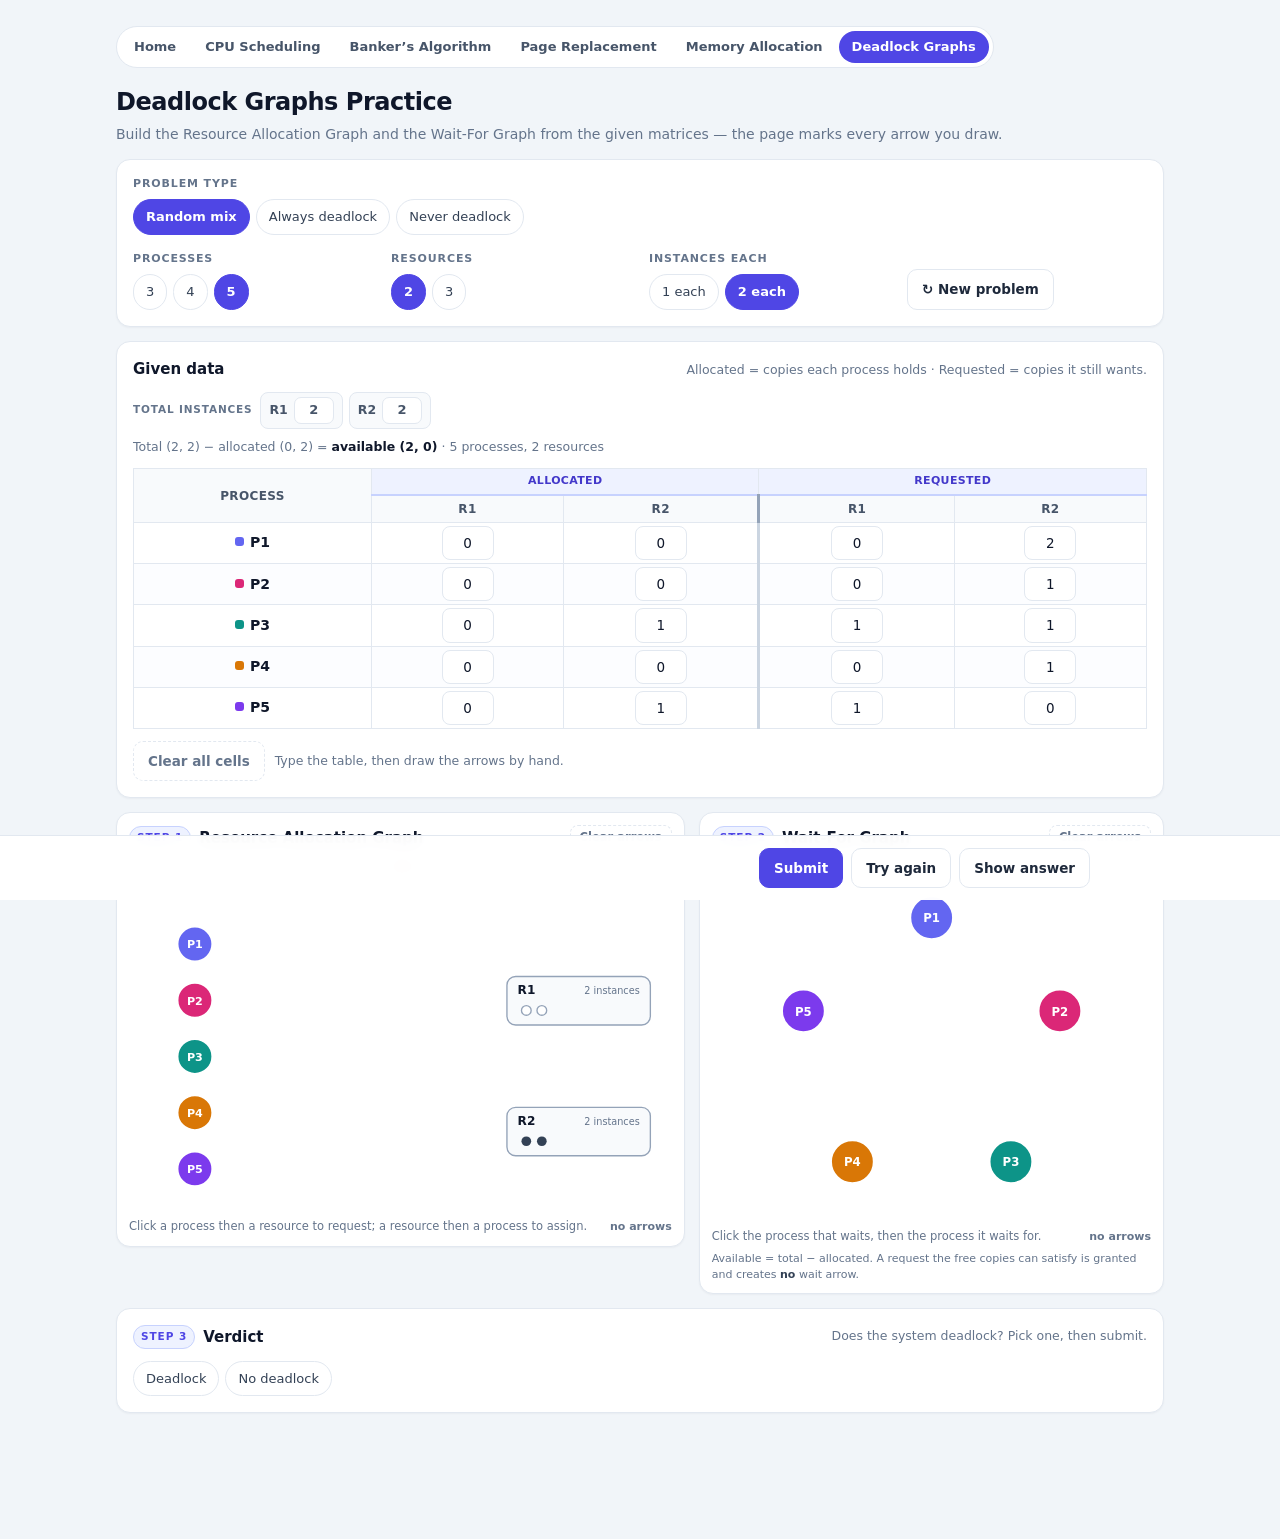
<file: pages/deadlock.html>
<!DOCTYPE html>
<html lang="en">
<head>
<meta charset="utf-8" />
<meta name="viewport" content="width=device-width, initial-scale=1" />
<title>Deadlock Graphs Practice</title>
<link rel="stylesheet" href="../css/style.css" />
</head>
<body>
<div class="wrap wide">
  <header>
        <nav class="nav" aria-label="Practice pages">
      <a href="../index.html">Home</a>
      <a href="cpu-scheduling.html">CPU Scheduling</a>
      <a href="bankers.html">Banker&rsquo;s Algorithm</a>
      <a href="paging.html">Page Replacement</a>
      <a href="memory.html">Memory Allocation</a>
      <a href="deadlock.html" class="on" aria-current="page">Deadlock Graphs</a>
    </nav>
    <h1>Deadlock Graphs Practice</h1>
    <p>Build the Resource Allocation Graph and the Wait-For Graph from the given matrices &mdash; the page marks every arrow you draw.</p>
  </header>

  <section class="panel controls dead">
    <div class="group">
      <div class="glabel">Problem type</div>
      <div class="chips" id="kindChips"></div>
    </div>
    <div class="group">
      <div class="glabel">Processes</div>
      <div class="chips" id="nChips"></div>
    </div>
    <div class="group">
      <div class="glabel">Resources</div>
      <div class="chips" id="mChips"></div>
    </div>
    <div class="group">
      <div class="glabel">Instances each</div>
      <div class="chips" id="instChips"></div>
    </div>
    <div class="group">
      <button class="btn" id="newBtn" type="button">&#8635; New problem</button>
    </div>
  </section>

  <section class="panel">
    <div class="panel-head">
      <h2>Given data</h2>
      <span class="hint">Allocated = copies each process holds &middot; Requested = copies it still wants.</span>
    </div>
    <div class="vec-strip" id="totalStrip"></div>
    <div class="data-line" id="dataLine"></div>
    <div class="table-wrap"><table class="mat entry" id="entryTable"></table></div>
    <div class="row-foot">
      <button class="btn ghost" id="clearBtn" type="button">Clear all cells</button>
      <span class="hint" id="editHint">Editing the table clears the arrows you drew.</span>
    </div>
  </section>

  <div class="graph-grid">
    <section class="panel graph-card">
      <div class="panel-head">
        <h2><span class="step">Step 1</span> Resource Allocation Graph</h2>
        <button class="btn ghost mini" id="ragClear" type="button">Clear arrows</button>
      </div>
      <div class="legend">
        <span class="key"><i class="line"></i>assigned</span>
        <span class="key"><i class="line dash"></i>request</span>
        <span class="key"><i class="line good"></i>correct</span>
        <span class="key"><i class="line bad"></i>wrong</span>
        <span class="key"><i class="nd"></i>free instance</span>
      </div>
      <div id="ragHost" class="graph-host"></div>
      <div class="graph-foot">
        <span class="hint" id="ragStatus"></span>
        <span class="gcount" id="ragCount"></span>
      </div>
    </section>

    <section class="panel graph-card">
      <div class="panel-head">
        <h2><span class="step">Step 2</span> Wait-For Graph</h2>
        <button class="btn ghost mini" id="wfgClear" type="button">Clear arrows</button>
      </div>
      <div class="legend">
        <span class="key"><i class="line"></i>waits for</span>
        <span class="key"><i class="line good"></i>correct</span>
        <span class="key"><i class="line bad"></i>wrong</span>
        <span class="key"><i class="line good dash"></i>missing</span>
      </div>
      <div id="wfgHost" class="graph-host"></div>
      <div class="graph-foot">
        <span class="hint" id="wfgStatus"></span>
        <span class="gcount" id="wfgCount"></span>
      </div>
      <div class="wfg-note" id="wfgNote"></div>
    </section>
  </div>

  <section class="panel">
    <div class="panel-head">
      <h2><span class="step">Step 3</span> Verdict</h2>
      <span class="hint">Does the system deadlock? Pick one, then submit.</span>
    </div>
    <div class="chips" id="verdictChips"></div>
    <div class="sol-block" id="reason" hidden></div>
  </section>
</div>

<footer class="actions">
  <div class="actions-inner">
    <div class="score" id="score" aria-live="polite"></div>
    <div class="btns">
      <button class="btn primary" id="submitBtn" type="button">Submit</button>
      <button class="btn" id="retryBtn" type="button">Try again</button>
      <button class="btn" id="revealBtn" type="button">Show answer</button>
    </div>
  </div>
</footer>
<script src="../js/deadlock.js"></script>
</body>
</html>
</file>
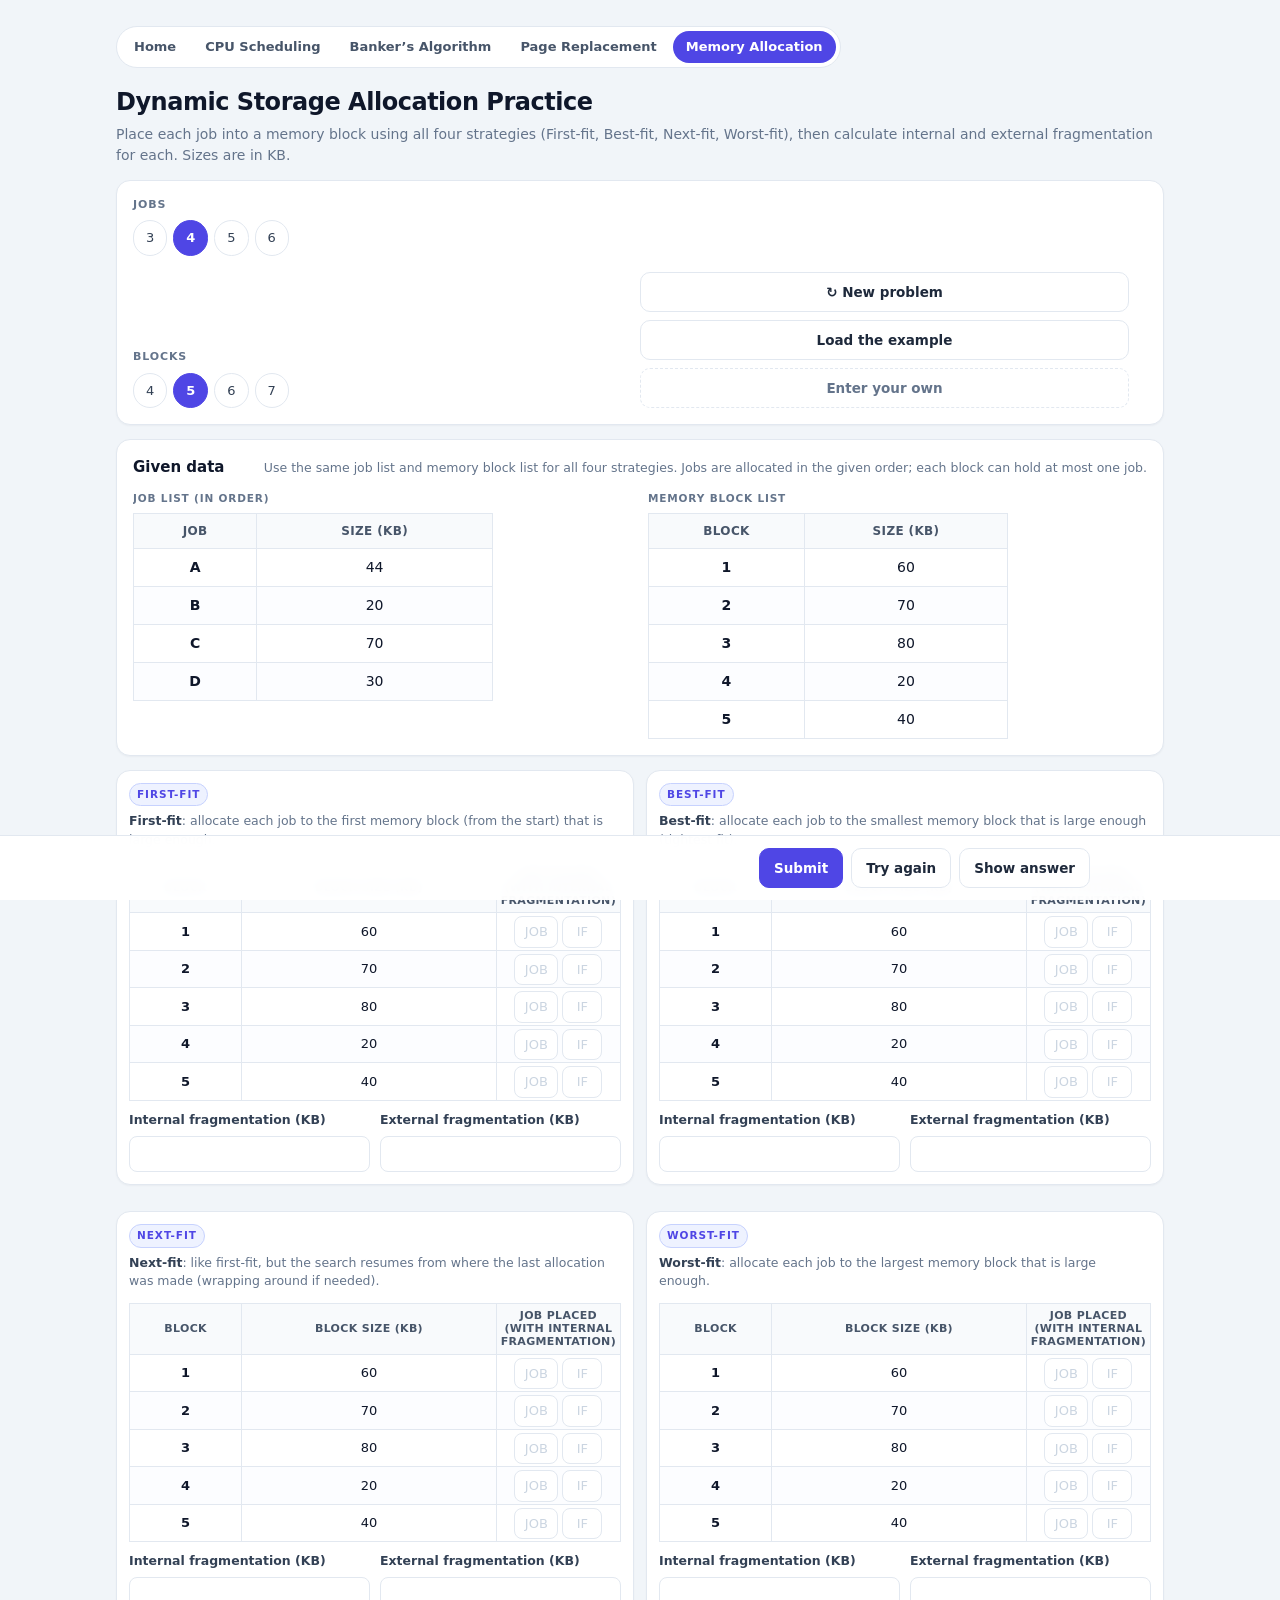
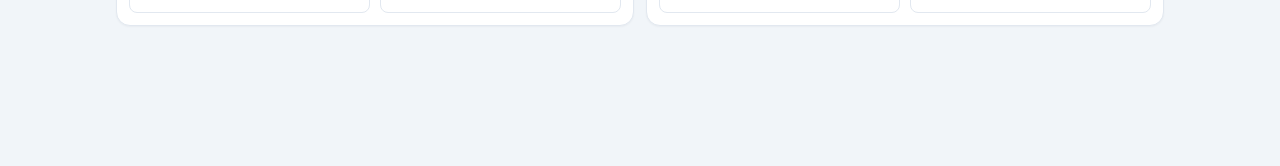
<file: pages/memory.html>
<!DOCTYPE html>
<html lang="en">
<head>
<meta charset="utf-8" />
<meta name="viewport" content="width=device-width, initial-scale=1" />
<title>Memory Allocation Practice</title>
<link rel="stylesheet" href="../css/style.css" />
</head>
<body>
<div class="wrap wide">
  <header>
        <nav class="nav" aria-label="Practice pages">
      <a href="../index.html">Home</a>
      <a href="cpu-scheduling.html">CPU Scheduling</a>
      <a href="bankers.html">Banker&rsquo;s Algorithm</a>
      <a href="paging.html">Page Replacement</a>
      <a href="memory.html" class="on" aria-current="page">Memory Allocation</a>
      <!--<a href="deadlock.html">Deadlock Graphs</a>-->
    </nav>
    <h1>Dynamic Storage Allocation Practice</h1>
    <p>Place each job into a memory block using all four strategies (First-fit, Best-fit, Next-fit, Worst-fit), then calculate internal and external fragmentation for each. Sizes are in KB.</p>
  </header>

  <section class="panel controls mem">
    <div class="group">
      <div class="glabel">Jobs</div>
      <div class="chips" id="jobChips"></div>
    </div>
    <div class="group">
      <div class="glabel">Blocks</div>
      <div class="chips" id="blockChips"></div>
    </div>
    <div class="group mem-actions">
      <button class="btn" id="newBtn" type="button">&#8635; New problem</button>
      <button class="btn" id="exampleBtn" type="button">Load the example</button>
      <button class="btn ghost" id="customToggle" type="button">Enter your own</button>
    </div>
  </section>

  <section class="panel custom-panel" id="customPanel" hidden>
    <div class="panel-head">
      <h2>Custom problem</h2>
      <span class="hint">Enter one item per line or comma/space separated as <b>Name:Size</b> (e.g. <code>A:44</code>). Jobs 1&ndash;10, blocks 1&ndash;10, sizes 1&ndash;999 KB.</span>
    </div>
    <div class="custom-form mem-custom-form">
      <label class="custom-field">Jobs (in order)
        <textarea id="customJobs" rows="4" spellcheck="false" placeholder="A:44&#10;B:20&#10;C:70&#10;D:30"></textarea>
      </label>
      <label class="custom-field">Memory blocks (in order)
        <textarea id="customBlocks" rows="4" spellcheck="false" placeholder="1:60&#10;2:70&#10;3:80&#10;4:20&#10;5:40"></textarea>
      </label>
      <div class="custom-buttons">
        <button class="btn primary" id="customApply" type="button">Use this problem</button>
        <button class="btn" id="customCancel" type="button">Cancel</button>
      </div>
    </div>
    <div class="custom-msg" id="customMsg" aria-live="polite"></div>
  </section>

  <section class="panel">
    <div class="panel-head">
      <h2>Given data</h2>
      <span class="hint">Use the same job list and memory block list for all four strategies. Jobs are allocated in the given order; each block can hold at most one job.</span>
    </div>
    <div class="mem-given">
      <div class="table-wrap">
        <div class="mini-label">Job list (in order)</div>
        <table class="given mem-table" id="jobTable"></table>
      </div>
      <div class="table-wrap">
        <div class="mini-label">Memory block list</div>
        <table class="given mem-table" id="blockTable"></table>
      </div>
    </div>
  </section>

  <div class="mem-strategies" id="strategies"></div>

  <section class="panel sol-block" id="solutionPanel" hidden>
    <div class="sol-head sol-good">Comparison</div>
    <div id="solSummary"></div>
  </section>
</div>

<footer class="actions">
  <div class="actions-inner">
    <div class="score" id="score" aria-live="polite"></div>
    <div class="btns">
      <button class="btn primary" id="submitBtn" type="button">Submit</button>
      <button class="btn" id="retryBtn" type="button">Try again</button>
      <button class="btn" id="revealBtn" type="button">Show answer</button>
    </div>
  </div>
</footer>

<script src="../js/memory.js"></script>
</body>
</html>
</file>
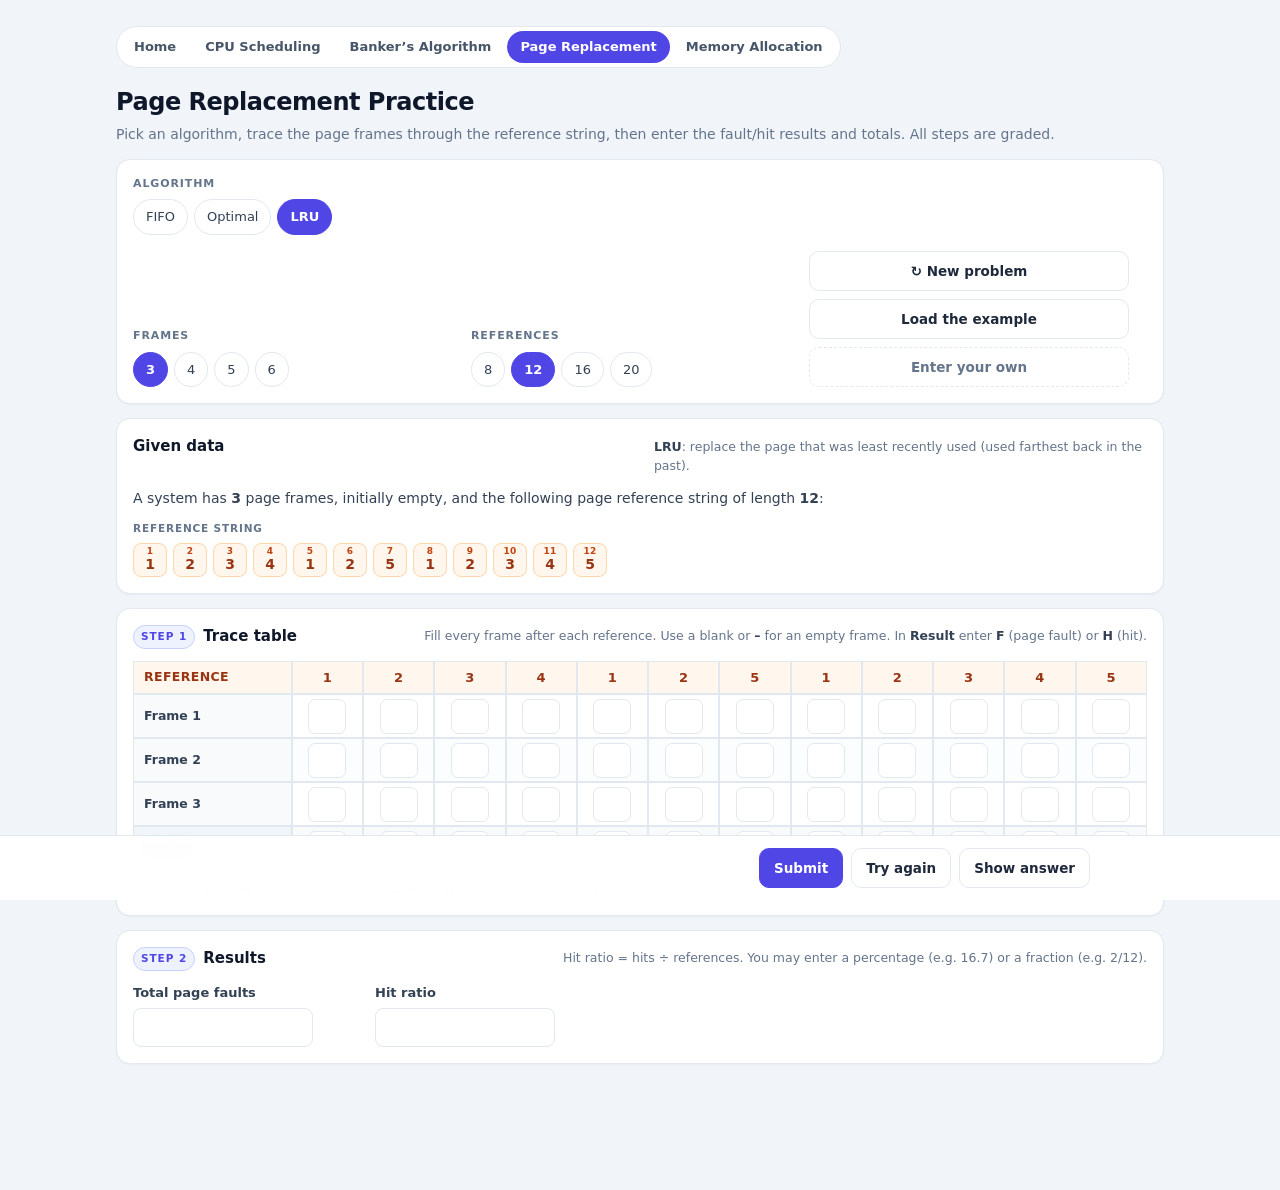
<file: pages/paging.html>
<!doctype html>
<html lang="en">
  <head>
    <meta charset="utf-8" />
    <meta name="viewport" content="width=device-width, initial-scale=1" />
    <title>Page Replacement Practice</title>
    <link rel="stylesheet" href="../css/style.css" />
  </head>
  <body>
    <div class="wrap wide">
      <header>
            <nav class="nav" aria-label="Practice pages">
      <a href="../index.html">Home</a>
      <a href="cpu-scheduling.html">CPU Scheduling</a>
      <a href="bankers.html">Banker&rsquo;s Algorithm</a>
      <a href="paging.html" class="on" aria-current="page">Page Replacement</a>
      <a href="memory.html">Memory Allocation</a>
      <!--<a href="deadlock.html">Deadlock Graphs</a>-->
    </nav>
        <h1>Page Replacement Practice</h1>
        <p>
          Pick an algorithm, trace the page frames through the reference string,
          then enter the fault/hit results and totals. All steps are graded.
        </p>
      </header>

      <section class="panel controls paging">
        <div class="group">
          <div class="glabel">Algorithm</div>
          <div class="chips" id="algoChips"></div>
        </div>
        <div class="group">
          <div class="glabel">Frames</div>
          <div class="chips" id="frameChips"></div>
        </div>
        <div class="group">
          <div class="glabel">References</div>
          <div class="chips" id="lenChips"></div>
        </div>
        <div class="group paging-actions">
          <button class="btn" id="newBtn" type="button">
            &#8635; New problem
          </button>
          <button class="btn" id="exampleBtn" type="button">
            Load the example
          </button>
          <button class="btn ghost" id="customToggle" type="button">
            Enter your own
          </button>
        </div>
      </section>

      <section class="panel custom-panel" id="customPanel" hidden>
        <div class="panel-head">
          <h2>Custom reference string</h2>
          <span class="hint"
            >Use commas or spaces. 2&ndash;30 page numbers from 1&ndash;99.
            Frames: 1&ndash;10.</span
          >
        </div>
        <div class="custom-form">
          <label class="custom-field"
            >Reference string
            <textarea
              id="customRefs"
              rows="2"
              spellcheck="false"
              placeholder="e.g. 1, 2, 3, 4, 1, 2, 5, 1, 2, 3, 4, 5"
            ></textarea>
          </label>
          <label class="custom-field small"
            >Frames
            <input
              id="customFrames"
              type="text"
              inputmode="numeric"
              value="3"
              maxlength="2"
            />
          </label>
          <div class="custom-buttons">
            <button class="btn primary" id="customApply" type="button">
              Use this problem
            </button>
            <button class="btn" id="customCancel" type="button">Cancel</button>
          </div>
        </div>
        <div class="custom-msg" id="customMsg" aria-live="polite"></div>
      </section>

      <section class="panel">
        <div class="panel-head">
          <h2>Given data</h2>
          <span class="note" id="ruleNote"></span>
        </div>
        <p class="given-text" id="givenText"></p>
        <div class="ref-strip-wrap">
          <div class="mini-label">Reference string</div>
          <div class="ref-strip" id="refStrip"></div>
        </div>
      </section>

      <section class="panel">
        <div class="panel-head">
          <h2><span class="step">Step 1</span> Trace table</h2>
          <span class="hint"
            >Fill every frame after each reference. Use a blank or
            <b>&ndash;</b> for an empty frame. In <b>Result</b> enter
            <b>F</b> (page fault) or <b>H</b> (hit).</span
          >
        </div>
        <div class="table-wrap paging-wrap">
          <table class="paging-table" id="traceTable"></table>
        </div>
        <div class="legend paging-legend">
          <span class="key"><b>F</b> = page fault</span
          ><span class="key"><b>H</b> = hit</span
          ><span class="key"
            >Leave a cell blank or type <b>&ndash;</b> if the frame is
            empty</span
          >
        </div>
      </section>

      <section class="panel">
        <div class="panel-head">
          <h2><span class="step">Step 2</span> Results</h2>
          <span class="hint" id="totalHint"
            >Hit ratio = hits &divide; references. You may enter a percentage
            (e.g. 16.7) or a fraction (e.g. 2/12).</span
          >
        </div>
        <div class="totals-grid">
          <label class="total-field"
            >Total page faults
            <input
              class="ans total-in"
              id="faultsIn"
              type="text"
              inputmode="numeric"
              autocomplete="off"
              spellcheck="false"
              maxlength="3"
              aria-label="Total page faults"
            />
            <span class="sol" id="faultsSol" hidden></span>
          </label>
          <label class="total-field"
            >Hit ratio
            <input
              class="ans total-in"
              id="ratioIn"
              type="text"
              inputmode="decimal"
              autocomplete="off"
              spellcheck="false"
              maxlength="8"
              aria-label="Hit ratio"
            />
            <span class="sol" id="ratioSol" hidden></span>
          </label>
        </div>
      </section>

      <section class="panel sol-block" id="solutionPanel" hidden>
        <div class="sol-head sol-good" id="solHead">Correct solution</div>
        <div id="solCompare" class="sol-compare"></div>
        <div class="table-wrap paging-wrap">
          <table class="paging-table solution" id="solTable"></table>
        </div>
        <div class="sol-totals" id="solTotals"></div>
        <details class="why">
          <summary>Why each page was replaced</summary>
          <ol id="whyList" class="why-list"></ol>
        </details>
      </section>
    </div>

    <footer class="actions">
      <div class="actions-inner">
        <div class="score" id="score" aria-live="polite"></div>
        <div class="btns">
          <button class="btn primary" id="submitBtn" type="button">
            Submit
          </button>
          <button class="btn" id="retryBtn" type="button">Try again</button>
          <button class="btn" id="revealBtn" type="button">Show answer</button>
        </div>
      </div>
    </footer>

    <script src="../js/paging.js"></script>
</body>
</html>
</file>
<file: css/style.css>
﻿:root{
  --bg:#f1f5f9;
  --panel:#ffffff;
  --ink:#0f172a;
  --muted:#64748b;
  --line:#e2e8f0;
  --accent:#4f46e5;
  --accent-soft:#eef2ff;
  --good:#15803d;
  --good-soft:#dcfce7;
  --bad:#dc2626;
  --bad-soft:#fee2e2;
  --radius:14px;
}
*{box-sizing:border-box}
html{-webkit-text-size-adjust:100%}
body{
  margin:0;
  padding:0 0 112px;
  background:var(--bg);
  color:var(--ink);
  font:15px/1.5 ui-sans-serif,system-ui,-apple-system,"Segoe UI",Roboto,Helvetica,Arial,sans-serif;
}
.wrap{max-width:900px;margin:0 auto;padding:0 16px}
.wrap.wide{max-width:1080px}
header{padding:26px 0 14px}
h1{margin:0 0 4px;font-size:24px;letter-spacing:-.02em}
header p{margin:0;color:var(--muted);font-size:14px}

.panel{
  background:var(--panel);
  border:1px solid var(--line);
  border-radius:var(--radius);
  padding:16px;
  margin-bottom:14px;
  box-shadow:0 1px 2px rgba(15,23,42,.04);
}
.panel-head{
  display:flex;align-items:baseline;justify-content:space-between;
  gap:10px;flex-wrap:wrap;margin-bottom:12px;
}
.panel-head h2{margin:0;font-size:15px;font-weight:700;display:flex;align-items:center;gap:8px}
.step{
  font-size:10.5px;letter-spacing:.09em;text-transform:uppercase;
  background:var(--accent-soft);color:var(--accent);border:1px solid #c7d2fe;
  padding:3px 7px;border-radius:999px;font-weight:700;
}
.hint{font-size:12.5px;color:var(--muted)}
.hint b{color:#334155}
.note{font-size:12.5px;color:var(--muted);max-width:62ch}
.note b{color:#334155}

/* ---------- controls ---------- */
.controls{display:grid;grid-template-columns:1fr 1fr auto;gap:16px 18px;align-items:end}
.controls .group:first-child{grid-column:1/-1}
.group{display:flex;flex-direction:column;gap:7px;min-width:0}
.glabel{font-size:11px;letter-spacing:.08em;text-transform:uppercase;color:var(--muted);font-weight:700}
.chips{display:flex;flex-wrap:wrap;gap:6px}
.chip{
  font:inherit;font-size:13px;padding:7px 12px;border-radius:999px;
  border:1px solid var(--line);background:#fff;color:#334155;cursor:pointer;
  transition:background .12s,border-color .12s,color .12s;
}
.chip:hover{background:#f8fafc;border-color:#cbd5e1}
.chip.on{background:var(--accent);border-color:var(--accent);color:#fff;font-weight:600}

.btn{
  font:inherit;font-size:13.5px;font-weight:600;padding:9px 14px;border-radius:10px;
  border:1px solid var(--line);background:#fff;color:#1e293b;cursor:pointer;
}
.btn:hover{background:#f8fafc;border-color:#cbd5e1}
.btn.primary{background:var(--accent);border-color:var(--accent);color:#fff}
.btn.primary:hover{background:#4338ca}
.btn.ghost{border-style:dashed;color:var(--muted);background:transparent}
.btn.ghost:hover{color:var(--accent);border-color:#a5b4fc;background:var(--accent-soft)}

/* ---------- tables ---------- */
.table-wrap{overflow-x:auto}
table{border-collapse:collapse;width:100%;font-size:14px}
th,td{border:1px solid var(--line);padding:8px 10px;text-align:center;white-space:nowrap}
thead th{background:#f8fafc;font-size:12px;letter-spacing:.03em;text-transform:uppercase;color:#475569;font-weight:700}
tbody tr:nth-child(even) td{background:#fcfdff}
td.pid{font-weight:700}
.dot{display:inline-block;width:9px;height:9px;border-radius:3px;margin-right:6px;vertical-align:1px}
.given{max-width:620px}
.given td{font-variant-numeric:tabular-nums}

/* ---------- answer inputs ---------- */
td.anscell{padding:7px 7px 5px;vertical-align:top}
.ans{
  width:100%;min-width:70px;border:1.5px solid var(--line);border-radius:8px;background:#fff;
  padding:7px 6px;text-align:center;font:inherit;font-size:14px;color:inherit;
  font-variant-numeric:tabular-nums;outline:none;
}
.ans::placeholder{color:#cbd5e1}
.ans:focus{border-color:var(--accent);box-shadow:0 0 0 3px var(--accent-soft)}
.ans.ok{border-color:#86efac;background:var(--good-soft)}
.ans.bad{border-color:var(--bad);background:var(--bad-soft)}
.sol{display:block;margin-top:3px;font-size:12px;font-weight:700;color:var(--good);font-variant-numeric:tabular-nums}
.sol[hidden]{display:none}
/* ---------- gantt ---------- */
.gantt-holder{position:relative}
.mini-label{
  font-size:10.5px;letter-spacing:.08em;text-transform:uppercase;
  font-weight:700;color:var(--muted);margin:0 0 6px;
}
.gantt-preview{
  display:flex;height:38px;border:1px solid var(--line);border-radius:10px;
  overflow:hidden;background:#f8fafc;
}
.gseg{
  flex-grow:1;flex-basis:0;min-width:0;display:flex;align-items:center;justify-content:center;
  color:#fff;font-size:12px;font-weight:700;overflow:hidden;white-space:nowrap;
  border-right:2px solid #fff;
}
.gseg:last-child{border-right:0}
.gseg.idle{color:#334155}
.gticks{position:relative;display:flex;height:18px;font-size:11px;color:var(--muted);font-variant-numeric:tabular-nums}
.gtick{flex-grow:1;flex-basis:0;text-align:right;padding-right:3px;overflow:hidden}
.gtick.zero{position:absolute;left:0;top:0;flex:none;text-align:left;padding:0}
.gtick.last{overflow:visible}
.empty{
  display:flex;align-items:center;justify-content:center;width:100%;
  font-size:13px;color:var(--muted);background:#fff;
}

.gtrack-edit{display:flex;flex-wrap:wrap;gap:9px;align-items:stretch;margin-top:14px}
.gcard{
  display:flex;flex-direction:column;gap:6px;width:180px;flex:0 0 auto;
  border:1px solid var(--line);border-left:4px solid var(--line);
  border-radius:10px;padding:8px;background:#f8fafc;
}
.gcard.bad{border-color:var(--bad);background:var(--bad-soft)}
.gcard-row{display:flex;gap:5px;align-items:center}
.gsel,.gend{
  font:inherit;font-size:13px;border:1px solid var(--line);border-radius:7px;
  background:#fff;padding:4px 6px;min-width:0;color:inherit;
}
.gsel{flex:1;cursor:pointer}
.gend{width:100%;text-align:center;font-variant-numeric:tabular-nums}
.gend:focus,.gsel:focus{outline:none;border-color:var(--accent);box-shadow:0 0 0 2px var(--accent-soft)}
.gend.warn{border-color:var(--bad);background:var(--bad-soft)}
.icon{
  flex:none;width:24px;height:24px;padding:0;line-height:1;font-size:14px;cursor:pointer;
  border:1px solid var(--line);border-radius:7px;background:#fff;color:var(--muted);
}
.icon:hover{color:var(--bad);border-color:var(--bad)}
.gr{font-size:11px;color:var(--muted);text-align:center;font-variant-numeric:tabular-nums;min-height:15px}
.gr .warn{color:var(--bad);font-weight:700}
.gcard.bad .gr{color:var(--bad)}

/* ---------- ready queue (round robin) ---------- */
.rq-panel{
  margin:0 0 16px;padding:10px 10px 6px;
  border:1px solid var(--line);border-radius:12px;background:#f8fafc;
}
.rq-panel[hidden]{display:none}
.rq-head{display:flex;align-items:baseline;justify-content:space-between;gap:8px;flex-wrap:wrap;margin-bottom:8px}
.rq-head .mini-label{margin:0}
.rq-q{font-weight:700;color:var(--accent);font-variant-numeric:tabular-nums;text-transform:none;letter-spacing:0}
.rq-strip{
  display:flex;gap:8px;overflow-x:auto;padding:2px 2px 8px;
  scroll-snap-type:x proximity;
  scrollbar-width:thin;scrollbar-color:#cbd5e1 transparent;
}
.rq-strip::-webkit-scrollbar{height:7px}
.rq-strip::-webkit-scrollbar-thumb{background:#cbd5e1;border-radius:99px}
.rq-strip::-webkit-scrollbar-track{background:transparent}
.rq-frame{
  flex:0 0 auto;width:150px;scroll-snap-align:end;
  display:flex;flex-direction:column;gap:5px;
  border:1px solid var(--line);border-left:4px solid var(--line);
  border-radius:10px;background:#fff;padding:7px 8px 8px;
}
.rq-frame.now{border-color:#c7d2fe;border-left-color:var(--accent);box-shadow:0 0 0 2px var(--accent-soft)}
.rq-time{
  display:flex;align-items:center;justify-content:space-between;gap:4px;
  font-size:10.5px;font-weight:700;
  color:var(--muted);font-variant-numeric:tabular-nums;
}
.rq-now{font-size:9px;letter-spacing:.07em;background:var(--accent);color:#fff;border-radius:999px;padding:2px 5px}
.rq-row{display:grid;grid-template-columns:32px 1fr;gap:4px;align-items:start}
.rq-lbl{
  font-size:9px;letter-spacing:.07em;text-transform:uppercase;font-weight:700;
  color:#94a3b8;padding-top:3px;
}
.rq-chips{display:flex;flex-wrap:wrap;gap:4px;min-width:0}
.rq-chip{
  display:inline-flex;align-items:baseline;gap:3px;
  color:#fff;font-size:11.5px;font-weight:700;line-height:1.3;
  border-radius:6px;padding:2px 5px;
}
.rq-chip i{font-style:normal;font-size:9.5px;font-weight:600;opacity:.85}
.rq-chip.front{outline:2px solid #0f172a;outline-offset:1px}
.rq-chip.idle{background:#cbd5e1;color:#334155}
.rq-play{font-size:7.5px;opacity:.85}
.rq-empty{font-size:11.5px;color:#94a3b8;font-weight:600}
.rq-arr{font-size:10.5px;font-weight:700;color:#0d9488}
.rq-warn{font-size:10.5px;font-weight:700;color:var(--bad);line-height:1.3}

.sol-gantt{margin-bottom:16px}
.sol-head{
  font-size:11px;letter-spacing:.08em;text-transform:uppercase;font-weight:700;
  color:var(--good);margin-bottom:6px;
}

/* ---------- footer ---------- */
.actions{
  position:fixed;left:0;right:0;bottom:0;z-index:20;
  display:flex;gap:14px;align-items:center;justify-content:space-between;
  padding:12px 16px;background:rgba(255,255,255,.96);
  border-top:1px solid var(--line);backdrop-filter:blur(8px);
}
.actions-inner{
  max-width:900px;margin:0 auto;width:100%;
  display:flex;gap:14px;align-items:center;justify-content:space-between;flex-wrap:wrap;
}
.score{display:flex;gap:8px;align-items:center;flex-wrap:wrap;font-size:13px;min-height:20px}
.pill{
  font-size:12.5px;font-weight:700;padding:5px 10px;border-radius:999px;
  background:#f1f5f9;color:#475569;border:1px solid var(--line);
  font-variant-numeric:tabular-nums;
}
.pill.good{background:var(--good-soft);border-color:#86efac;color:var(--good)}
.pill.bad{background:var(--bad-soft);border-color:#fca5a5;color:var(--bad)}
.pill.mid{background:#fef9c3;border-color:#fde68a;color:#a16207}
.btns{display:flex;gap:8px;flex-wrap:wrap}

@media (max-width:620px){
  body{padding-bottom:150px}
  .controls{grid-template-columns:1fr}
  .controls .group:first-child{grid-column:auto}
  .actions-inner{justify-content:center}
  .score{justify-content:center;width:100%}
  .btns{width:100%;justify-content:center}
  th,td{padding:7px 8px;font-size:13px}
  .gcard{width:calc(50% - 5px)}
  .gtrack-edit{gap:10px}
  .rq-frame{width:136px}
  .ans{min-width:56px;padding:7px 3px}
}

/* ---------- page nav ---------- */
.nav{
  display:inline-flex;gap:3px;flex-wrap:wrap;margin:0 0 16px;padding:4px;
  background:#fff;border:1px solid var(--line);border-radius:999px;max-width:100%;
}
.nav a{
  font-size:13px;font-weight:600;text-decoration:none;color:#475569;
  padding:6px 13px;border-radius:999px;white-space:nowrap;
}
.nav a:hover{background:#f1f5f9;color:var(--ink)}
.nav a.on{background:var(--accent);color:#fff}

/* ---------- banker's algorithm ---------- */
.controls.banker{grid-template-columns:repeat(3,minmax(0,1fr))}
.controls.banker .group:first-child,
.controls.banker .group:last-child{grid-column:1/-1}
.controls.banker .group:last-child{align-items:flex-start}

.mat td{padding:6px 8px}
.mat.sheet{min-width:680px}
.mat.sheet td,.mat.sheet th{padding:5px 4px}
.mat.sheet .ans{min-width:0;width:44px;padding:6px 1px;font-size:13.5px}
.mat.sheet td.anscell{padding:3px 2px 2px;vertical-align:middle}
.mat.sheet .gsep{border-left:3px solid #cbd5e1}
.mat.sheet thead .gsep{border-left:3px solid #94a3b8}
.mat.sheet .ans:disabled{
  background:#f8fafc;border-color:#eef2f7;color:#cbd5e1;cursor:default;
}
.mat td.anscell{padding:3px 3px 2px;vertical-align:middle}
.mat th.grp{background:var(--accent-soft);color:#4338ca;border-bottom:2px solid #c7d2fe;font-size:11px}
.mat th.grp.echo{background:#f8fafc;color:#64748b;border-bottom-color:var(--line)}
td.dim{color:#475569;font-variant-numeric:tabular-nums;font-size:13px}
td.rowno{color:var(--muted);font-size:12.5px;font-weight:700}
td.chk{font-size:15px;font-weight:800;line-height:1}
.st-ok{color:var(--good)}
.st-bad{color:var(--bad)}
.st-skip{color:#cbd5e1}

/* completion-order array */
.order-box{
  margin-top:14px;padding:12px 14px;border:1px solid var(--line);
  border-radius:12px;background:#f8fafc;
}
.order-top{
  display:flex;gap:8px 14px;align-items:baseline;justify-content:space-between;
  flex-wrap:wrap;margin-bottom:10px;
}
.order-slots{display:flex;flex-wrap:wrap;gap:8px}
.oslot{
  display:inline-flex;align-items:center;gap:6px;background:#fff;
  border:1px solid var(--line);border-radius:10px;padding:5px 8px;
}
.oslot b{font-size:11px;color:var(--muted);font-variant-numeric:tabular-nums}
.ord{
  width:44px;border:1px solid var(--line);border-radius:7px;background:#fff;
  padding:5px 3px;text-align:center;text-transform:uppercase;
  font:inherit;font-size:13px;font-weight:700;color:inherit;outline:none;
}
.ord:focus{border-color:var(--accent);box-shadow:0 0 0 2px var(--accent-soft)}
.ord.ok{border-color:#86efac;background:var(--good-soft)}
.ord.bad{border-color:var(--bad);background:var(--bad-soft)}
.order-foot{display:flex;gap:10px;flex-wrap:wrap;align-items:center;margin-top:12px}

.vec-strip{display:flex;gap:6px;flex-wrap:wrap;align-items:center;margin-top:0}
.sheet-note{margin:9px 0 12px}
.vec-lbl{
  font-size:10.5px;letter-spacing:.08em;text-transform:uppercase;font-weight:700;
  color:var(--muted);margin-right:2px;
}
.vec-chip{
  font-size:12.5px;font-weight:600;color:#475569;background:#f8fafc;
  border:1px solid var(--line);border-radius:8px;padding:4px 8px;
  font-variant-numeric:tabular-nums;
}
.vec-chip b{color:var(--ink);font-size:13.5px;margin-left:4px}

.seq-actions{display:flex;gap:10px;flex-wrap:wrap;align-items:center;margin-top:12px}
.btn.verdict{font-size:13px}
.btn.verdict.on{
  background:var(--bad-soft);border-color:#fca5a5;color:var(--bad);
  font-weight:700;border-style:solid;
}
.btn.verdict.on:hover{background:#fecaca;border-color:#f87171}

.sol-block{
  margin:0 0 14px;padding:12px 14px;border:1px solid var(--line);
  border-radius:12px;background:#f8fafc;
}
.sol-block[hidden]{display:none}
.sol-head{
  font-size:11px;letter-spacing:.08em;text-transform:uppercase;font-weight:700;
  margin-bottom:6px;
}
.sol-good{color:var(--good)}
.sol-bad{color:var(--bad)}
.sol-seq{margin:8px 0 0;padding-left:22px;font-size:13.5px;font-variant-numeric:tabular-nums}
.sol-seq li{margin:5px 0;color:#334155}
.sol-foot{
  margin-top:9px;font-size:13px;color:#334155;line-height:1.45;
  font-variant-numeric:tabular-nums;
}

@media (max-width:620px){
  .controls.banker{grid-template-columns:1fr}
  .controls.banker .group:first-child,
  .controls.banker .group:last-child{grid-column:auto}
  .mat.sheet .ans{width:42px}
  .order-box{padding:10px 12px}
  .oslot{padding:4px 6px}
  .ord{width:40px}
  .sol-seq{font-size:13px}
}


/* ---------- deadlock graphs ---------- */
.controls.dead{grid-template-columns:repeat(4,minmax(0,1fr))}
.controls.dead .group:first-child{grid-column:1/-1}
.controls.dead .group:last-child{grid-column:auto;align-items:flex-start}

.data-line{
  font-size:12.5px;color:var(--muted);margin:9px 0 12px;
  font-variant-numeric:tabular-nums;line-height:1.5;
}
.data-line b{color:var(--ink)}
.data-line.bad{color:var(--bad);font-weight:600}
.data-line.bad b{color:var(--bad)}

.mat.entry{min-width:600px}
.mat.entry th,.mat.entry td{padding:4px 5px}
.mat.entry td.anscell{padding:3px 4px}
.mat.entry .ans{min-width:0;width:52px;padding:6px 2px;font-size:13.5px}

.vec-chip .tot-in{
  width:40px;margin-left:6px;padding:2px 2px 3px;text-align:center;
  border:1px solid var(--line);border-radius:7px;background:#fff;
  font:inherit;font-size:13px;font-weight:700;color:inherit;outline:none;
  font-variant-numeric:tabular-nums;
}
.vec-chip .tot-in:focus{border-color:var(--accent);box-shadow:0 0 0 2px var(--accent-soft)}
.vec-chip .tot-in.bad{border-color:var(--bad);background:var(--bad-soft)}

.row-foot{display:flex;gap:10px;flex-wrap:wrap;align-items:center;margin-top:12px}

.graph-grid{
  display:grid;grid-template-columns:minmax(0,1.1fr) minmax(320px,.9fr);
  gap:14px;align-items:start;
}
.graph-card{padding:12px 12px 10px}
.graph-card .panel-head{margin-bottom:8px}
.graph-card .panel-head h2{font-size:15px}
.graph-card .legend{margin-bottom:8px;font-size:11px}

.graph-host{display:flex;justify-content:center;align-items:center}
.graph-host svg{
  display:block;width:100%;max-width:620px;height:auto;max-height:400px;
  -webkit-tap-highlight-color:transparent;
}
.graph-host .node{cursor:pointer;outline:none}
.graph-host .node .shape{transition:stroke .12s, stroke-width .12s}
.graph-host .node:hover .shape{stroke:#6366f1;stroke-width:3}
.graph-host .node.sel .shape{stroke:#0f172a;stroke-width:3}
.graph-host .node:focus-visible .shape{stroke:#0f172a;stroke-width:3}
.graph-host .edge[data-edge]{cursor:pointer}
.graph-host .edge[data-edge]:hover path{stroke-width:3 !important}
.graph-host .edge.ghost{opacity:.85}

.graph-foot{
  display:flex;gap:8px;justify-content:space-between;align-items:baseline;
  margin-top:6px;min-height:18px;
}
.graph-foot .hint{font-size:11.5px;line-height:1.4}
.gcount{
  flex:none;font-size:11px;font-weight:700;color:var(--muted);
  font-variant-numeric:tabular-nums;white-space:nowrap;
}
.wfg-note{font-size:11px;color:var(--muted);line-height:1.45;margin-top:5px}
.wfg-note b{color:#334155}
.btn.mini{padding:3px 9px;font-size:11.5px;border-radius:8px}
.graph-empty{
  display:flex;align-items:center;justify-content:center;min-height:130px;padding:16px;
  border:1px dashed var(--line);border-radius:12px;background:#f8fafc;
  color:var(--muted);font-size:13px;text-align:center;line-height:1.5;
}

.legend{display:flex;flex-wrap:wrap;gap:8px 14px;align-items:center;font-size:11.5px;color:var(--muted)}
.legend .key{display:inline-flex;align-items:center;gap:6px;white-space:nowrap}
.legend .line{display:inline-block;width:24px;border-top:2px solid #334155}
.legend .line.dash{border-top:2px dashed #6366f1}
.legend .line.good{border-top:2px solid var(--good)}
.legend .line.good.dash{border-top:2px dashed var(--good)}
.legend .line.bad{border-top:3px solid var(--bad)}
.legend .nd{display:inline-block;width:10px;height:10px;border:1.5px solid #94a3b8;border-radius:50%;background:#fff}

@media (max-width:760px){
  .controls.dead{grid-template-columns:1fr 1fr}
  .controls.dead .group:first-child{grid-column:1/-1}
  .controls.dead .group:last-child{grid-column:1/-1}
}

.mat.entry .gsep{border-left:3px solid #cbd5e1}
.mat.entry thead .gsep{border-left:3px solid #94a3b8}

@media (max-width:900px){
  .graph-grid{grid-template-columns:1fr}
  .graph-host svg{max-height:360px}
}
@media (max-width:620px){
  .graph-card{padding:10px 10px 8px}
  .graph-card .panel-head h2{font-size:14px}
  .graph-foot{flex-direction:column;gap:2px}
  .mat.entry{min-width:0}
  .mat.entry .ans{width:44px}
  .mat.entry th,.mat.entry td{padding:4px 3px}
}

/* ---------- page replacement ---------- */
.controls.paging{grid-template-columns:repeat(3,minmax(0,1fr)) auto;align-items:end}
.controls.paging .paging-actions{display:flex;flex-direction:column;gap:8px;align-items:stretch}
.controls.paging .paging-actions .btn{width:100%}
.custom-panel[hidden]{display:none}
.custom-form{display:flex;flex-wrap:wrap;gap:12px;align-items:flex-end}
.custom-field{display:flex;flex-direction:column;gap:6px;font-size:12px;font-weight:700;color:var(--muted);flex:1 1 320px}
.custom-field.small{flex:0 0 110px}
.custom-field textarea,.custom-field input{
  font:inherit;font-size:14px;font-weight:500;color:var(--ink);
  border:1px solid var(--line);border-radius:10px;padding:9px 10px;background:#fff;resize:vertical;
}
.custom-field textarea:focus,.custom-field input:focus{outline:none;border-color:var(--accent);box-shadow:0 0 0 3px var(--accent-soft)}
.custom-buttons{display:flex;gap:8px;flex-wrap:wrap;padding-bottom:1px}
.custom-msg{margin-top:10px;font-size:13px;font-weight:600;min-height:18px}
.custom-msg.bad{color:var(--bad)}
.custom-msg.good{color:var(--good)}

.given-text{margin:0 0 12px;font-size:14px;color:#334155}
.ref-strip-wrap{margin-top:4px}
.ref-strip{display:flex;flex-wrap:wrap;gap:6px}
.ref-chip{
  display:inline-flex;flex-direction:column;align-items:center;justify-content:center;
  min-width:34px;padding:3px 7px;border:1px solid #fed7aa;border-radius:8px;
  background:#fff7ed;color:#9a3412;font-weight:700;font-size:14px;line-height:1.1;
  font-variant-numeric:tabular-nums;
}
.ref-chip b{font-size:9px;letter-spacing:.04em;color:#c2410c;font-weight:700;margin-bottom:1px}

.paging-wrap{overflow-x:auto}
.paging-table{border-collapse:separate;border-spacing:0;width:max-content;min-width:100%;font-size:14px}
.paging-table th,.paging-table td{border:1px solid var(--line);padding:6px 6px;text-align:center;white-space:nowrap;background:#fff}
.paging-table thead th{background:#fff7ed;color:#9a3412;font-size:13px;font-weight:800}
.paging-table th.rowhdr{
  position:sticky;left:0;z-index:2;background:#f8fafc;color:#334155;
  text-align:left;font-size:12.5px;font-weight:700;padding:6px 10px;min-width:86px;
}
.paging-table thead th.rowhdr{background:#fff7ed;color:#9a3412;z-index:3}
.paging-table .refh{min-width:38px}
.paging-table td.tcell{padding:4px 4px 3px;vertical-align:top;min-width:42px}
.paging-table .t-in{
  width:38px;min-width:38px;border:1.5px solid var(--line);border-radius:7px;background:#fff;
  padding:6px 2px;text-align:center;font:inherit;font-size:14px;color:inherit;outline:none;
  font-variant-numeric:tabular-nums;
}
.paging-table .t-in:focus{border-color:var(--accent);box-shadow:0 0 0 2px var(--accent-soft)}
.paging-table .t-in.ok{border-color:#86efac;background:var(--good-soft)}
.paging-table .t-in.bad{border-color:var(--bad);background:var(--bad-soft)}
.paging-table .tcell .sol{display:block;margin-top:2px;font-size:11px;font-weight:700;color:var(--good);min-height:14px}
.paging-table .tcell .sol[hidden]{display:none}
.paging-table .res-row th,.paging-table .res-row td{background:#f8fafc}
.paging-table .res-row th.rowhdr{background:#f1f5f9}
.paging-table .res-in{font-weight:700}

.paging-legend{margin-top:10px;display:flex;flex-wrap:wrap;gap:8px 16px;font-size:12.5px;color:var(--muted)}
.paging-legend .key b{color:#334155}

.totals-grid{display:flex;flex-wrap:wrap;gap:16px 22px;align-items:flex-start}
.total-field{display:flex;flex-direction:column;gap:6px;font-size:13px;font-weight:700;color:#334155;min-width:220px}
.total-field .total-in{width:180px;min-width:140px;text-align:left;padding:8px 10px}
.total-field .sol{margin-top:2px}

.paging-table.solution th,.paging-table.solution td{min-width:38px}
.paging-table.solution td.sval{font-weight:700;font-variant-numeric:tabular-nums}
.paging-table.solution td.sval.empty{color:#94a3b8;font-weight:500}
.paging-table.solution td.sres{font-weight:800}
.paging-table.solution td.sres.sf{background:#ffedd5;color:#9a3412}
.paging-table.solution td.sres.sh{background:#dcfce7;color:#15803d}

.sol-compare{display:flex;flex-wrap:wrap;gap:8px;margin-bottom:12px}
.sol-totals{display:flex;flex-wrap:wrap;gap:8px;margin-top:12px}
.why{margin-top:12px}
.why summary{cursor:pointer;font-size:13px;font-weight:700;color:#334155}
.why-list{margin:8px 0 0;padding-left:22px;font-size:13.5px;color:#334155}
.why-list li{margin:5px 0;line-height:1.45}

@media (max-width:760px){
  .controls.paging{grid-template-columns:1fr 1fr}
  .controls.paging .paging-actions{grid-column:1/-1;flex-direction:row;flex-wrap:wrap}
  .controls.paging .paging-actions .btn{width:auto;flex:1}
  .custom-field{flex:1 1 100%}
  .custom-field.small{flex:1 1 120px}
  .total-field{min-width:0;flex:1 1 180px}
  .total-field .total-in{width:100%}
}
@media (max-width:620px){
  .paging-table th.rowhdr{min-width:74px;font-size:12px;padding:6px 7px}
  .paging-table .t-in{width:34px;min-width:34px;padding:6px 1px}
  .ref-chip{min-width:30px;padding:3px 5px}
}

/* ---------- memory allocation ---------- */
.controls.mem{grid-template-columns:repeat(3,minmax(0,1fr)) auto;align-items:end}
.controls.mem .mem-actions{display:flex;flex-direction:column;gap:8px;align-items:stretch}
.controls.mem .mem-actions .btn{width:100%}
.mem-given{display:grid;grid-template-columns:repeat(auto-fit,minmax(220px,1fr));gap:16px;align-items:start}
.mem-given .mini-label{margin-bottom:6px}
.mem-table{max-width:360px}
.mem-alloc{min-width:420px}
.mem-alloc th,.mem-alloc td{white-space:nowrap}
.mem-alloc .mem-alloc-cell{padding:4px 6px 3px;vertical-align:top}
.mem-alloc .mem-alloc-in{width:90px;min-width:70px;text-transform:uppercase}
.mem-alloc .mem-alloc-cell .sol{display:block;margin-top:2px;font-size:11px;font-weight:700;color:var(--good);min-height:14px}
.mem-alloc .mem-alloc-cell .sol[hidden]{display:none}
.mem-totals .total-field{min-width:240px}
.mem-alloc.solution td b{font-weight:800}
.mem-alloc.solution tr.mem-placed td:nth-child(3){color:var(--accent)}
.mem-alloc.solution tr.mem-free td{color:var(--muted)}
.mem-explain{margin-top:12px}
.mem-steps{margin:0;padding-left:22px;font-size:13.5px;color:#334155}
.mem-steps li{margin:6px 0;line-height:1.45}
.mem-custom-form .custom-field{flex:1 1 260px}
@media (max-width:760px){
  .controls.mem{grid-template-columns:1fr 1fr}
  .controls.mem .mem-actions{grid-column:1/-1;flex-direction:row;flex-wrap:wrap}
  .controls.mem .mem-actions .btn{width:auto;flex:1}
  .mem-alloc{min-width:0;width:100%}
  .mem-alloc .mem-alloc-in{width:72px}
}

/* memory allocation - all strategies layout */
.controls.mem{grid-template-columns:1fr 1fr auto}
.mem-strategies{display:grid;grid-template-columns:repeat(2,minmax(0,1fr));gap:14px;margin-bottom:14px}
.mem-strat .panel-head{flex-direction:column;align-items:flex-start;gap:6px}
.mem-strat .panel-head h2{margin:0}
.mem-strat .note{max-width:none;font-size:12.5px}
.mem-frag-row{display:flex;gap:16px;flex-wrap:wrap;margin-top:12px;align-items:flex-start}
.mem-frag-row .total-field{flex:1 1 180px;min-width:180px}
.mem-frag-row .total-field .total-in{width:100%;max-width:180px}
.mem-compare{min-width:100%}
.mem-compare th,.mem-compare td{text-align:center;vertical-align:middle;padding:8px 8px}
.mem-compare th .muted{font-size:11px;font-weight:600;text-transform:none;letter-spacing:0}
.mem-cell-placed{background:#eef2ff}
.mem-cell-placed b{color:var(--accent)}
.mem-cell-free{color:#94a3b8}
.mem-compare .small{font-size:11px;margin-top:2px}
.mem-why{margin-top:10px}
.mem-why summary .pill{margin-left:6px;font-size:11px;padding:2px 8px}
@media (max-width:900px){
  .mem-strategies{grid-template-columns:1fr}
}
@media (max-width:760px){
  .controls.mem{grid-template-columns:1fr 1fr}
  .controls.mem .mem-actions{grid-column:1/-1}
  .mem-frag-row .total-field{min-width:140px}
}
@media (max-width:620px){
  .controls.mem{grid-template-columns:1fr}
  .controls.mem .mem-actions{grid-column:auto}
}

/* memory allocation - per-block internal fragmentation in job cell */
.mem-alloc th:nth-child(3), .mem-alloc td.mem-alloc-cell{min-width:170px}
.mem-dual{display:inline-flex;gap:6px;align-items:flex-start;justify-content:center;flex-wrap:nowrap}
.mem-alloc .mem-job-in{width:62px;min-width:52px}
.mem-alloc .mem-bfrag-in{width:56px;min-width:46px}
.mem-alloc-cell .sol{white-space:normal;line-height:1.25}
@media (max-width:620px){
  .mem-alloc th:nth-child(3), .mem-alloc td.mem-alloc-cell{min-width:150px}
  .mem-alloc .mem-job-in{width:54px;min-width:46px}
  .mem-alloc .mem-bfrag-in{width:48px;min-width:40px}
}

/* memory allocation - compact fit (no horizontal scroll in strategy panels) */
.mem-strategies{gap:12px}
.mem-strat{padding:12px}
.mem-strat .mem-alloc{min-width:0;width:100%;font-size:13px}
.mem-strat .mem-alloc th,.mem-strat .mem-alloc td{padding:5px 4px;white-space:nowrap}
.mem-strat .mem-alloc thead th{font-size:11px;line-height:1.2}
.mem-strat .mem-alloc th:nth-child(3){white-space:normal;min-width:0;width:1%}
.mem-strat .mem-alloc td.mem-alloc-cell{min-width:0;padding:3px 3px 2px}
.mem-strat .mem-dual{gap:4px}
.mem-strat .mem-alloc .mem-job-in{width:44px;min-width:40px;padding:5px 2px;font-size:13px}
.mem-strat .mem-alloc .mem-bfrag-in{width:40px;min-width:36px;padding:5px 2px;font-size:13px}
.mem-strat .mem-frag-row{gap:10px;margin-top:10px}
.mem-strat .mem-frag-row .total-field{flex:1 1 140px;min-width:0;font-size:12.5px}
.mem-strat .mem-frag-row .total-field .total-in{max-width:none;width:100%;padding:7px 8px;font-size:13.5px}
.mem-strat .table-wrap{overflow-x:visible}
@media (max-width:900px){
  .mem-strat .mem-alloc th:nth-child(3){white-space:nowrap}
  .mem-strat .mem-alloc .mem-job-in{width:54px;min-width:46px}
  .mem-strat .mem-alloc .mem-bfrag-in{width:48px;min-width:40px}
}

/* ---------- home / landing ---------- */
.home-grid{display:grid;grid-template-columns:repeat(auto-fill,minmax(240px,1fr));gap:14px}
.home-card{
  display:block;text-decoration:none;color:inherit;
  border:1px solid var(--line);border-radius:12px;padding:18px 18px 16px;background:#fff;
  position:relative;
  transition:border-color .12s, box-shadow .12s, transform .12s;
}
.home-card::before{
  content:"";position:absolute;top:0;left:0;right:0;height:4px;border-radius:12px 12px 0 0;opacity:0;transition:opacity .12s,background .12s;
}
.home-card:hover::before{opacity:1}
.home-card:hover{border-color:#c7d2fe;box-shadow:0 6px 16px rgba(79,70,229,.10);transform:translateY(-2px)}
.home-card:nth-child(1){border-left-color:#6366f1}
.home-card:nth-child(1)::before{background:#6366f1}
.home-card:nth-child(2){border-left-color:#0d9488}
.home-card:nth-child(2)::before{background:#0d9488}
.home-card:nth-child(3){border-left-color:#d97706}
.home-card:nth-child(3)::before{background:#d97706}
.home-card:nth-child(4){border-left-color:#db2777}
.home-card:nth-child(4)::before{background:#db2777}
.home-card:hover{border-color:#c7d2fe;box-shadow:0 6px 16px rgba(79,70,229,.10);transform:translateY(-2px)}
.home-card h3{margin:0 0 8px;font-size:17px;color:var(--ink)}
.home-card p{margin:0;font-size:14px;color:var(--muted);line-height:1.55}

.home{max-width:860px;margin:0 auto;padding:40px 16px}
.home-header{margin-bottom:32px}
.home-header h1{margin:0 0 8px;font-size:28px;letter-spacing:-.02em;color:var(--ink)}
.home-sub{margin:0;color:var(--muted);font-size:16px;line-height:1.5}
.home-section{margin-bottom:24px}
.home-section-title{margin:0 0 14px;font-size:15px;font-weight:700;color:var(--ink);letter-spacing:.04em;text-transform:uppercase}
</file>
<file: style.css>
:root{
  --bg:#f1f5f9;
  --panel:#ffffff;
  --ink:#0f172a;
  --muted:#64748b;
  --line:#e2e8f0;
  --accent:#4f46e5;
  --accent-soft:#eef2ff;
  --good:#15803d;
  --good-soft:#dcfce7;
  --bad:#dc2626;
  --bad-soft:#fee2e2;
  --radius:14px;
}
*{box-sizing:border-box}
html{-webkit-text-size-adjust:100%}
body{
  margin:0;
  padding:0 0 112px;
  background:var(--bg);
  color:var(--ink);
  font:15px/1.5 ui-sans-serif,system-ui,-apple-system,"Segoe UI",Roboto,Helvetica,Arial,sans-serif;
}
.wrap{max-width:900px;margin:0 auto;padding:0 16px}
.wrap.wide{max-width:1080px}
header{padding:26px 0 14px}
h1{margin:0 0 4px;font-size:24px;letter-spacing:-.02em}
header p{margin:0;color:var(--muted);font-size:14px}

.panel{
  background:var(--panel);
  border:1px solid var(--line);
  border-radius:var(--radius);
  padding:16px;
  margin-bottom:14px;
  box-shadow:0 1px 2px rgba(15,23,42,.04);
}
.panel-head{
  display:flex;align-items:baseline;justify-content:space-between;
  gap:10px;flex-wrap:wrap;margin-bottom:12px;
}
.panel-head h2{margin:0;font-size:15px;font-weight:700;display:flex;align-items:center;gap:8px}
.step{
  font-size:10.5px;letter-spacing:.09em;text-transform:uppercase;
  background:var(--accent-soft);color:var(--accent);border:1px solid #c7d2fe;
  padding:3px 7px;border-radius:999px;font-weight:700;
}
.hint{font-size:12.5px;color:var(--muted)}
.hint b{color:#334155}
.note{font-size:12.5px;color:var(--muted);max-width:62ch}
.note b{color:#334155}

/* ---------- controls ---------- */
.controls{display:grid;grid-template-columns:1fr 1fr auto;gap:16px 18px;align-items:end}
.controls .group:first-child{grid-column:1/-1}
.group{display:flex;flex-direction:column;gap:7px;min-width:0}
.glabel{font-size:11px;letter-spacing:.08em;text-transform:uppercase;color:var(--muted);font-weight:700}
.chips{display:flex;flex-wrap:wrap;gap:6px}
.chip{
  font:inherit;font-size:13px;padding:7px 12px;border-radius:999px;
  border:1px solid var(--line);background:#fff;color:#334155;cursor:pointer;
  transition:background .12s,border-color .12s,color .12s;
}
.chip:hover{background:#f8fafc;border-color:#cbd5e1}
.chip.on{background:var(--accent);border-color:var(--accent);color:#fff;font-weight:600}

.btn{
  font:inherit;font-size:13.5px;font-weight:600;padding:9px 14px;border-radius:10px;
  border:1px solid var(--line);background:#fff;color:#1e293b;cursor:pointer;
}
.btn:hover{background:#f8fafc;border-color:#cbd5e1}
.btn.primary{background:var(--accent);border-color:var(--accent);color:#fff}
.btn.primary:hover{background:#4338ca}
.btn.ghost{border-style:dashed;color:var(--muted);background:transparent}
.btn.ghost:hover{color:var(--accent);border-color:#a5b4fc;background:var(--accent-soft)}

/* ---------- tables ---------- */
.table-wrap{overflow-x:auto}
table{border-collapse:collapse;width:100%;font-size:14px}
th,td{border:1px solid var(--line);padding:8px 10px;text-align:center;white-space:nowrap}
thead th{background:#f8fafc;font-size:12px;letter-spacing:.03em;text-transform:uppercase;color:#475569;font-weight:700}
tbody tr:nth-child(even) td{background:#fcfdff}
td.pid{font-weight:700}
.dot{display:inline-block;width:9px;height:9px;border-radius:3px;margin-right:6px;vertical-align:1px}
.given{max-width:620px}
.given td{font-variant-numeric:tabular-nums}

/* ---------- answer inputs ---------- */
td.anscell{padding:7px 7px 5px;vertical-align:top}
.ans{
  width:100%;min-width:70px;border:1.5px solid var(--line);border-radius:8px;background:#fff;
  padding:7px 6px;text-align:center;font:inherit;font-size:14px;color:inherit;
  font-variant-numeric:tabular-nums;outline:none;
}
.ans::placeholder{color:#cbd5e1}
.ans:focus{border-color:var(--accent);box-shadow:0 0 0 3px var(--accent-soft)}
.ans.ok{border-color:#86efac;background:var(--good-soft)}
.ans.bad{border-color:var(--bad);background:var(--bad-soft)}
.sol{display:block;margin-top:3px;font-size:12px;font-weight:700;color:var(--good);font-variant-numeric:tabular-nums}
.sol[hidden]{display:none}
/* ---------- gantt ---------- */
.gantt-holder{position:relative}
.mini-label{
  font-size:10.5px;letter-spacing:.08em;text-transform:uppercase;
  font-weight:700;color:var(--muted);margin:0 0 6px;
}
.gantt-preview{
  display:flex;height:38px;border:1px solid var(--line);border-radius:10px;
  overflow:hidden;background:#f8fafc;
}
.gseg{
  flex-grow:1;flex-basis:0;min-width:0;display:flex;align-items:center;justify-content:center;
  color:#fff;font-size:12px;font-weight:700;overflow:hidden;white-space:nowrap;
  border-right:2px solid #fff;
}
.gseg:last-child{border-right:0}
.gseg.idle{color:#334155}
.gticks{position:relative;display:flex;height:18px;font-size:11px;color:var(--muted);font-variant-numeric:tabular-nums}
.gtick{flex-grow:1;flex-basis:0;text-align:right;padding-right:3px;overflow:hidden}
.gtick.zero{position:absolute;left:0;top:0;flex:none;text-align:left;padding:0}
.gtick.last{overflow:visible}
.empty{
  display:flex;align-items:center;justify-content:center;width:100%;
  font-size:13px;color:var(--muted);background:#fff;
}

.gtrack-edit{display:flex;flex-wrap:wrap;gap:9px;align-items:stretch;margin-top:14px}
.gcard{
  display:flex;flex-direction:column;gap:6px;width:180px;flex:0 0 auto;
  border:1px solid var(--line);border-left:4px solid var(--line);
  border-radius:10px;padding:8px;background:#f8fafc;
}
.gcard.bad{border-color:var(--bad);background:var(--bad-soft)}
.gcard-row{display:flex;gap:5px;align-items:center}
.gsel,.gend{
  font:inherit;font-size:13px;border:1px solid var(--line);border-radius:7px;
  background:#fff;padding:4px 6px;min-width:0;color:inherit;
}
.gsel{flex:1;cursor:pointer}
.gend{width:100%;text-align:center;font-variant-numeric:tabular-nums}
.gend:focus,.gsel:focus{outline:none;border-color:var(--accent);box-shadow:0 0 0 2px var(--accent-soft)}
.gend.warn{border-color:var(--bad);background:var(--bad-soft)}
.icon{
  flex:none;width:24px;height:24px;padding:0;line-height:1;font-size:14px;cursor:pointer;
  border:1px solid var(--line);border-radius:7px;background:#fff;color:var(--muted);
}
.icon:hover{color:var(--bad);border-color:var(--bad)}
.gr{font-size:11px;color:var(--muted);text-align:center;font-variant-numeric:tabular-nums;min-height:15px}
.gr .warn{color:var(--bad);font-weight:700}
.gcard.bad .gr{color:var(--bad)}

/* ---------- ready queue (round robin) ---------- */
.rq-panel{
  margin:0 0 16px;padding:10px 10px 6px;
  border:1px solid var(--line);border-radius:12px;background:#f8fafc;
}
.rq-panel[hidden]{display:none}
.rq-head{display:flex;align-items:baseline;justify-content:space-between;gap:8px;flex-wrap:wrap;margin-bottom:8px}
.rq-head .mini-label{margin:0}
.rq-q{font-weight:700;color:var(--accent);font-variant-numeric:tabular-nums;text-transform:none;letter-spacing:0}
.rq-strip{
  display:flex;gap:8px;overflow-x:auto;padding:2px 2px 8px;
  scroll-snap-type:x proximity;
  scrollbar-width:thin;scrollbar-color:#cbd5e1 transparent;
}
.rq-strip::-webkit-scrollbar{height:7px}
.rq-strip::-webkit-scrollbar-thumb{background:#cbd5e1;border-radius:99px}
.rq-strip::-webkit-scrollbar-track{background:transparent}
.rq-frame{
  flex:0 0 auto;width:150px;scroll-snap-align:end;
  display:flex;flex-direction:column;gap:5px;
  border:1px solid var(--line);border-left:4px solid var(--line);
  border-radius:10px;background:#fff;padding:7px 8px 8px;
}
.rq-frame.now{border-color:#c7d2fe;border-left-color:var(--accent);box-shadow:0 0 0 2px var(--accent-soft)}
.rq-time{
  display:flex;align-items:center;justify-content:space-between;gap:4px;
  font-size:10.5px;font-weight:700;
  color:var(--muted);font-variant-numeric:tabular-nums;
}
.rq-now{font-size:9px;letter-spacing:.07em;background:var(--accent);color:#fff;border-radius:999px;padding:2px 5px}
.rq-row{display:grid;grid-template-columns:32px 1fr;gap:4px;align-items:start}
.rq-lbl{
  font-size:9px;letter-spacing:.07em;text-transform:uppercase;font-weight:700;
  color:#94a3b8;padding-top:3px;
}
.rq-chips{display:flex;flex-wrap:wrap;gap:4px;min-width:0}
.rq-chip{
  display:inline-flex;align-items:baseline;gap:3px;
  color:#fff;font-size:11.5px;font-weight:700;line-height:1.3;
  border-radius:6px;padding:2px 5px;
}
.rq-chip i{font-style:normal;font-size:9.5px;font-weight:600;opacity:.85}
.rq-chip.front{outline:2px solid #0f172a;outline-offset:1px}
.rq-chip.idle{background:#cbd5e1;color:#334155}
.rq-play{font-size:7.5px;opacity:.85}
.rq-empty{font-size:11.5px;color:#94a3b8;font-weight:600}
.rq-arr{font-size:10.5px;font-weight:700;color:#0d9488}
.rq-warn{font-size:10.5px;font-weight:700;color:var(--bad);line-height:1.3}

.sol-gantt{margin-bottom:16px}
.sol-head{
  font-size:11px;letter-spacing:.08em;text-transform:uppercase;font-weight:700;
  color:var(--good);margin-bottom:6px;
}

/* ---------- footer ---------- */
.actions{
  position:fixed;left:0;right:0;bottom:0;z-index:20;
  display:flex;gap:14px;align-items:center;justify-content:space-between;
  padding:12px 16px;background:rgba(255,255,255,.96);
  border-top:1px solid var(--line);backdrop-filter:blur(8px);
}
.actions-inner{
  max-width:900px;margin:0 auto;width:100%;
  display:flex;gap:14px;align-items:center;justify-content:space-between;flex-wrap:wrap;
}
.score{display:flex;gap:8px;align-items:center;flex-wrap:wrap;font-size:13px;min-height:20px}
.pill{
  font-size:12.5px;font-weight:700;padding:5px 10px;border-radius:999px;
  background:#f1f5f9;color:#475569;border:1px solid var(--line);
  font-variant-numeric:tabular-nums;
}
.pill.good{background:var(--good-soft);border-color:#86efac;color:var(--good)}
.pill.bad{background:var(--bad-soft);border-color:#fca5a5;color:var(--bad)}
.pill.mid{background:#fef9c3;border-color:#fde68a;color:#a16207}
.btns{display:flex;gap:8px;flex-wrap:wrap}

@media (max-width:620px){
  body{padding-bottom:150px}
  .controls{grid-template-columns:1fr}
  .controls .group:first-child{grid-column:auto}
  .actions-inner{justify-content:center}
  .score{justify-content:center;width:100%}
  .btns{width:100%;justify-content:center}
  th,td{padding:7px 8px;font-size:13px}
  .gcard{width:calc(50% - 5px)}
  .gtrack-edit{gap:10px}
  .rq-frame{width:136px}
  .ans{min-width:56px;padding:7px 3px}
}

/* ---------- page nav ---------- */
.nav{
  display:inline-flex;gap:3px;flex-wrap:wrap;margin:0 0 16px;padding:4px;
  background:#fff;border:1px solid var(--line);border-radius:999px;max-width:100%;
}
.nav a{
  font-size:13px;font-weight:600;text-decoration:none;color:#475569;
  padding:6px 13px;border-radius:999px;white-space:nowrap;
}
.nav a:hover{background:#f1f5f9;color:var(--ink)}
.nav a.on{background:var(--accent);color:#fff}

/* ---------- banker's algorithm ---------- */
.controls.banker{grid-template-columns:repeat(3,minmax(0,1fr))}
.controls.banker .group:first-child,
.controls.banker .group:last-child{grid-column:1/-1}
.controls.banker .group:last-child{align-items:flex-start}

.mat td{padding:6px 8px}
.mat.sheet{min-width:680px}
.mat.sheet td,.mat.sheet th{padding:5px 4px}
.mat.sheet .ans{min-width:0;width:44px;padding:6px 1px;font-size:13.5px}
.mat.sheet td.anscell{padding:3px 2px 2px;vertical-align:middle}
.mat.sheet .gsep{border-left:3px solid #cbd5e1}
.mat.sheet thead .gsep{border-left:3px solid #94a3b8}
.mat.sheet .ans:disabled{
  background:#f8fafc;border-color:#eef2f7;color:#cbd5e1;cursor:default;
}
.mat td.anscell{padding:3px 3px 2px;vertical-align:middle}
.mat th.grp{background:var(--accent-soft);color:#4338ca;border-bottom:2px solid #c7d2fe;font-size:11px}
.mat th.grp.echo{background:#f8fafc;color:#64748b;border-bottom-color:var(--line)}
td.dim{color:#475569;font-variant-numeric:tabular-nums;font-size:13px}
td.rowno{color:var(--muted);font-size:12.5px;font-weight:700}
td.chk{font-size:15px;font-weight:800;line-height:1}
.st-ok{color:var(--good)}
.st-bad{color:var(--bad)}
.st-skip{color:#cbd5e1}

/* completion-order array */
.order-box{
  margin-top:14px;padding:12px 14px;border:1px solid var(--line);
  border-radius:12px;background:#f8fafc;
}
.order-top{
  display:flex;gap:8px 14px;align-items:baseline;justify-content:space-between;
  flex-wrap:wrap;margin-bottom:10px;
}
.order-slots{display:flex;flex-wrap:wrap;gap:8px}
.oslot{
  display:inline-flex;align-items:center;gap:6px;background:#fff;
  border:1px solid var(--line);border-radius:10px;padding:5px 8px;
}
.oslot b{font-size:11px;color:var(--muted);font-variant-numeric:tabular-nums}
.ord{
  width:44px;border:1px solid var(--line);border-radius:7px;background:#fff;
  padding:5px 3px;text-align:center;text-transform:uppercase;
  font:inherit;font-size:13px;font-weight:700;color:inherit;outline:none;
}
.ord:focus{border-color:var(--accent);box-shadow:0 0 0 2px var(--accent-soft)}
.ord.ok{border-color:#86efac;background:var(--good-soft)}
.ord.bad{border-color:var(--bad);background:var(--bad-soft)}
.order-foot{display:flex;gap:10px;flex-wrap:wrap;align-items:center;margin-top:12px}

.vec-strip{display:flex;gap:6px;flex-wrap:wrap;align-items:center;margin-top:0}
.sheet-note{margin:9px 0 12px}
.vec-lbl{
  font-size:10.5px;letter-spacing:.08em;text-transform:uppercase;font-weight:700;
  color:var(--muted);margin-right:2px;
}
.vec-chip{
  font-size:12.5px;font-weight:600;color:#475569;background:#f8fafc;
  border:1px solid var(--line);border-radius:8px;padding:4px 8px;
  font-variant-numeric:tabular-nums;
}
.vec-chip b{color:var(--ink);font-size:13.5px;margin-left:4px}

.seq-actions{display:flex;gap:10px;flex-wrap:wrap;align-items:center;margin-top:12px}
.btn.verdict{font-size:13px}
.btn.verdict.on{
  background:var(--bad-soft);border-color:#fca5a5;color:var(--bad);
  font-weight:700;border-style:solid;
}
.btn.verdict.on:hover{background:#fecaca;border-color:#f87171}

.sol-block{
  margin:0 0 14px;padding:12px 14px;border:1px solid var(--line);
  border-radius:12px;background:#f8fafc;
}
.sol-block[hidden]{display:none}
.sol-head{
  font-size:11px;letter-spacing:.08em;text-transform:uppercase;font-weight:700;
  margin-bottom:6px;
}
.sol-good{color:var(--good)}
.sol-bad{color:var(--bad)}
.sol-seq{margin:8px 0 0;padding-left:22px;font-size:13.5px;font-variant-numeric:tabular-nums}
.sol-seq li{margin:5px 0;color:#334155}
.sol-foot{
  margin-top:9px;font-size:13px;color:#334155;line-height:1.45;
  font-variant-numeric:tabular-nums;
}

@media (max-width:620px){
  .controls.banker{grid-template-columns:1fr}
  .controls.banker .group:first-child,
  .controls.banker .group:last-child{grid-column:auto}
  .mat.sheet .ans{width:42px}
  .order-box{padding:10px 12px}
  .oslot{padding:4px 6px}
  .ord{width:40px}
  .sol-seq{font-size:13px}
}


/* ---------- deadlock graphs ---------- */
.controls.dead{grid-template-columns:repeat(4,minmax(0,1fr))}
.controls.dead .group:first-child{grid-column:1/-1}
.controls.dead .group:last-child{grid-column:auto;align-items:flex-start}

.data-line{
  font-size:12.5px;color:var(--muted);margin:9px 0 12px;
  font-variant-numeric:tabular-nums;line-height:1.5;
}
.data-line b{color:var(--ink)}
.data-line.bad{color:var(--bad);font-weight:600}
.data-line.bad b{color:var(--bad)}

.mat.entry{min-width:600px}
.mat.entry th,.mat.entry td{padding:4px 5px}
.mat.entry td.anscell{padding:3px 4px}
.mat.entry .ans{min-width:0;width:52px;padding:6px 2px;font-size:13.5px}

.vec-chip .tot-in{
  width:40px;margin-left:6px;padding:2px 2px 3px;text-align:center;
  border:1px solid var(--line);border-radius:7px;background:#fff;
  font:inherit;font-size:13px;font-weight:700;color:inherit;outline:none;
  font-variant-numeric:tabular-nums;
}
.vec-chip .tot-in:focus{border-color:var(--accent);box-shadow:0 0 0 2px var(--accent-soft)}
.vec-chip .tot-in.bad{border-color:var(--bad);background:var(--bad-soft)}

.row-foot{display:flex;gap:10px;flex-wrap:wrap;align-items:center;margin-top:12px}

.graph-grid{
  display:grid;grid-template-columns:minmax(0,1.1fr) minmax(320px,.9fr);
  gap:14px;align-items:start;
}
.graph-card{padding:12px 12px 10px}
.graph-card .panel-head{margin-bottom:8px}
.graph-card .panel-head h2{font-size:15px}
.graph-card .legend{margin-bottom:8px;font-size:11px}

.graph-host{display:flex;justify-content:center;align-items:center}
.graph-host svg{
  display:block;width:100%;max-width:620px;height:auto;max-height:400px;
  -webkit-tap-highlight-color:transparent;
}
.graph-host .node{cursor:pointer;outline:none}
.graph-host .node .shape{transition:stroke .12s, stroke-width .12s}
.graph-host .node:hover .shape{stroke:#6366f1;stroke-width:3}
.graph-host .node.sel .shape{stroke:#0f172a;stroke-width:3}
.graph-host .node:focus-visible .shape{stroke:#0f172a;stroke-width:3}
.graph-host .edge[data-edge]{cursor:pointer}
.graph-host .edge[data-edge]:hover path{stroke-width:3 !important}
.graph-host .edge.ghost{opacity:.85}

.graph-foot{
  display:flex;gap:8px;justify-content:space-between;align-items:baseline;
  margin-top:6px;min-height:18px;
}
.graph-foot .hint{font-size:11.5px;line-height:1.4}
.gcount{
  flex:none;font-size:11px;font-weight:700;color:var(--muted);
  font-variant-numeric:tabular-nums;white-space:nowrap;
}
.wfg-note{font-size:11px;color:var(--muted);line-height:1.45;margin-top:5px}
.wfg-note b{color:#334155}
.btn.mini{padding:3px 9px;font-size:11.5px;border-radius:8px}
.graph-empty{
  display:flex;align-items:center;justify-content:center;min-height:130px;padding:16px;
  border:1px dashed var(--line);border-radius:12px;background:#f8fafc;
  color:var(--muted);font-size:13px;text-align:center;line-height:1.5;
}

.legend{display:flex;flex-wrap:wrap;gap:8px 14px;align-items:center;font-size:11.5px;color:var(--muted)}
.legend .key{display:inline-flex;align-items:center;gap:6px;white-space:nowrap}
.legend .line{display:inline-block;width:24px;border-top:2px solid #334155}
.legend .line.dash{border-top:2px dashed #6366f1}
.legend .line.good{border-top:2px solid var(--good)}
.legend .line.good.dash{border-top:2px dashed var(--good)}
.legend .line.bad{border-top:3px solid var(--bad)}
.legend .nd{display:inline-block;width:10px;height:10px;border:1.5px solid #94a3b8;border-radius:50%;background:#fff}

@media (max-width:760px){
  .controls.dead{grid-template-columns:1fr 1fr}
  .controls.dead .group:first-child{grid-column:1/-1}
  .controls.dead .group:last-child{grid-column:1/-1}
}

.mat.entry .gsep{border-left:3px solid #cbd5e1}
.mat.entry thead .gsep{border-left:3px solid #94a3b8}

@media (max-width:900px){
  .graph-grid{grid-template-columns:1fr}
  .graph-host svg{max-height:360px}
}
@media (max-width:620px){
  .graph-card{padding:10px 10px 8px}
  .graph-card .panel-head h2{font-size:14px}
  .graph-foot{flex-direction:column;gap:2px}
  .mat.entry{min-width:0}
  .mat.entry .ans{width:44px}
  .mat.entry th,.mat.entry td{padding:4px 3px}
}

/* ---------- page replacement ---------- */
.controls.paging{grid-template-columns:repeat(3,minmax(0,1fr)) auto;align-items:end}
.controls.paging .paging-actions{display:flex;flex-direction:column;gap:8px;align-items:stretch}
.controls.paging .paging-actions .btn{width:100%}
.custom-panel[hidden]{display:none}
.custom-form{display:flex;flex-wrap:wrap;gap:12px;align-items:flex-end}
.custom-field{display:flex;flex-direction:column;gap:6px;font-size:12px;font-weight:700;color:var(--muted);flex:1 1 320px}
.custom-field.small{flex:0 0 110px}
.custom-field textarea,.custom-field input{
  font:inherit;font-size:14px;font-weight:500;color:var(--ink);
  border:1px solid var(--line);border-radius:10px;padding:9px 10px;background:#fff;resize:vertical;
}
.custom-field textarea:focus,.custom-field input:focus{outline:none;border-color:var(--accent);box-shadow:0 0 0 3px var(--accent-soft)}
.custom-buttons{display:flex;gap:8px;flex-wrap:wrap;padding-bottom:1px}
.custom-msg{margin-top:10px;font-size:13px;font-weight:600;min-height:18px}
.custom-msg.bad{color:var(--bad)}
.custom-msg.good{color:var(--good)}

.given-text{margin:0 0 12px;font-size:14px;color:#334155}
.ref-strip-wrap{margin-top:4px}
.ref-strip{display:flex;flex-wrap:wrap;gap:6px}
.ref-chip{
  display:inline-flex;flex-direction:column;align-items:center;justify-content:center;
  min-width:34px;padding:3px 7px;border:1px solid #fed7aa;border-radius:8px;
  background:#fff7ed;color:#9a3412;font-weight:700;font-size:14px;line-height:1.1;
  font-variant-numeric:tabular-nums;
}
.ref-chip b{font-size:9px;letter-spacing:.04em;color:#c2410c;font-weight:700;margin-bottom:1px}

.paging-wrap{overflow-x:auto}
.paging-table{border-collapse:separate;border-spacing:0;width:max-content;min-width:100%;font-size:14px}
.paging-table th,.paging-table td{border:1px solid var(--line);padding:6px 6px;text-align:center;white-space:nowrap;background:#fff}
.paging-table thead th{background:#fff7ed;color:#9a3412;font-size:13px;font-weight:800}
.paging-table th.rowhdr{
  position:sticky;left:0;z-index:2;background:#f8fafc;color:#334155;
  text-align:left;font-size:12.5px;font-weight:700;padding:6px 10px;min-width:86px;
}
.paging-table thead th.rowhdr{background:#fff7ed;color:#9a3412;z-index:3}
.paging-table .refh{min-width:38px}
.paging-table td.tcell{padding:4px 4px 3px;vertical-align:top;min-width:42px}
.paging-table .t-in{
  width:38px;min-width:38px;border:1.5px solid var(--line);border-radius:7px;background:#fff;
  padding:6px 2px;text-align:center;font:inherit;font-size:14px;color:inherit;outline:none;
  font-variant-numeric:tabular-nums;
}
.paging-table .t-in:focus{border-color:var(--accent);box-shadow:0 0 0 2px var(--accent-soft)}
.paging-table .t-in.ok{border-color:#86efac;background:var(--good-soft)}
.paging-table .t-in.bad{border-color:var(--bad);background:var(--bad-soft)}
.paging-table .tcell .sol{display:block;margin-top:2px;font-size:11px;font-weight:700;color:var(--good);min-height:14px}
.paging-table .tcell .sol[hidden]{display:none}
.paging-table .res-row th,.paging-table .res-row td{background:#f8fafc}
.paging-table .res-row th.rowhdr{background:#f1f5f9}
.paging-table .res-in{font-weight:700}

.paging-legend{margin-top:10px;display:flex;flex-wrap:wrap;gap:8px 16px;font-size:12.5px;color:var(--muted)}
.paging-legend .key b{color:#334155}

.totals-grid{display:flex;flex-wrap:wrap;gap:16px 22px;align-items:flex-start}
.total-field{display:flex;flex-direction:column;gap:6px;font-size:13px;font-weight:700;color:#334155;min-width:220px}
.total-field .total-in{width:180px;min-width:140px;text-align:left;padding:8px 10px}
.total-field .sol{margin-top:2px}

.paging-table.solution th,.paging-table.solution td{min-width:38px}
.paging-table.solution td.sval{font-weight:700;font-variant-numeric:tabular-nums}
.paging-table.solution td.sval.empty{color:#94a3b8;font-weight:500}
.paging-table.solution td.sres{font-weight:800}
.paging-table.solution td.sres.sf{background:#ffedd5;color:#9a3412}
.paging-table.solution td.sres.sh{background:#dcfce7;color:#15803d}

.sol-compare{display:flex;flex-wrap:wrap;gap:8px;margin-bottom:12px}
.sol-totals{display:flex;flex-wrap:wrap;gap:8px;margin-top:12px}
.why{margin-top:12px}
.why summary{cursor:pointer;font-size:13px;font-weight:700;color:#334155}
.why-list{margin:8px 0 0;padding-left:22px;font-size:13.5px;color:#334155}
.why-list li{margin:5px 0;line-height:1.45}

@media (max-width:760px){
  .controls.paging{grid-template-columns:1fr 1fr}
  .controls.paging .paging-actions{grid-column:1/-1;flex-direction:row;flex-wrap:wrap}
  .controls.paging .paging-actions .btn{width:auto;flex:1}
  .custom-field{flex:1 1 100%}
  .custom-field.small{flex:1 1 120px}
  .total-field{min-width:0;flex:1 1 180px}
  .total-field .total-in{width:100%}
}
@media (max-width:620px){
  .paging-table th.rowhdr{min-width:74px;font-size:12px;padding:6px 7px}
  .paging-table .t-in{width:34px;min-width:34px;padding:6px 1px}
  .ref-chip{min-width:30px;padding:3px 5px}
}
</file>
